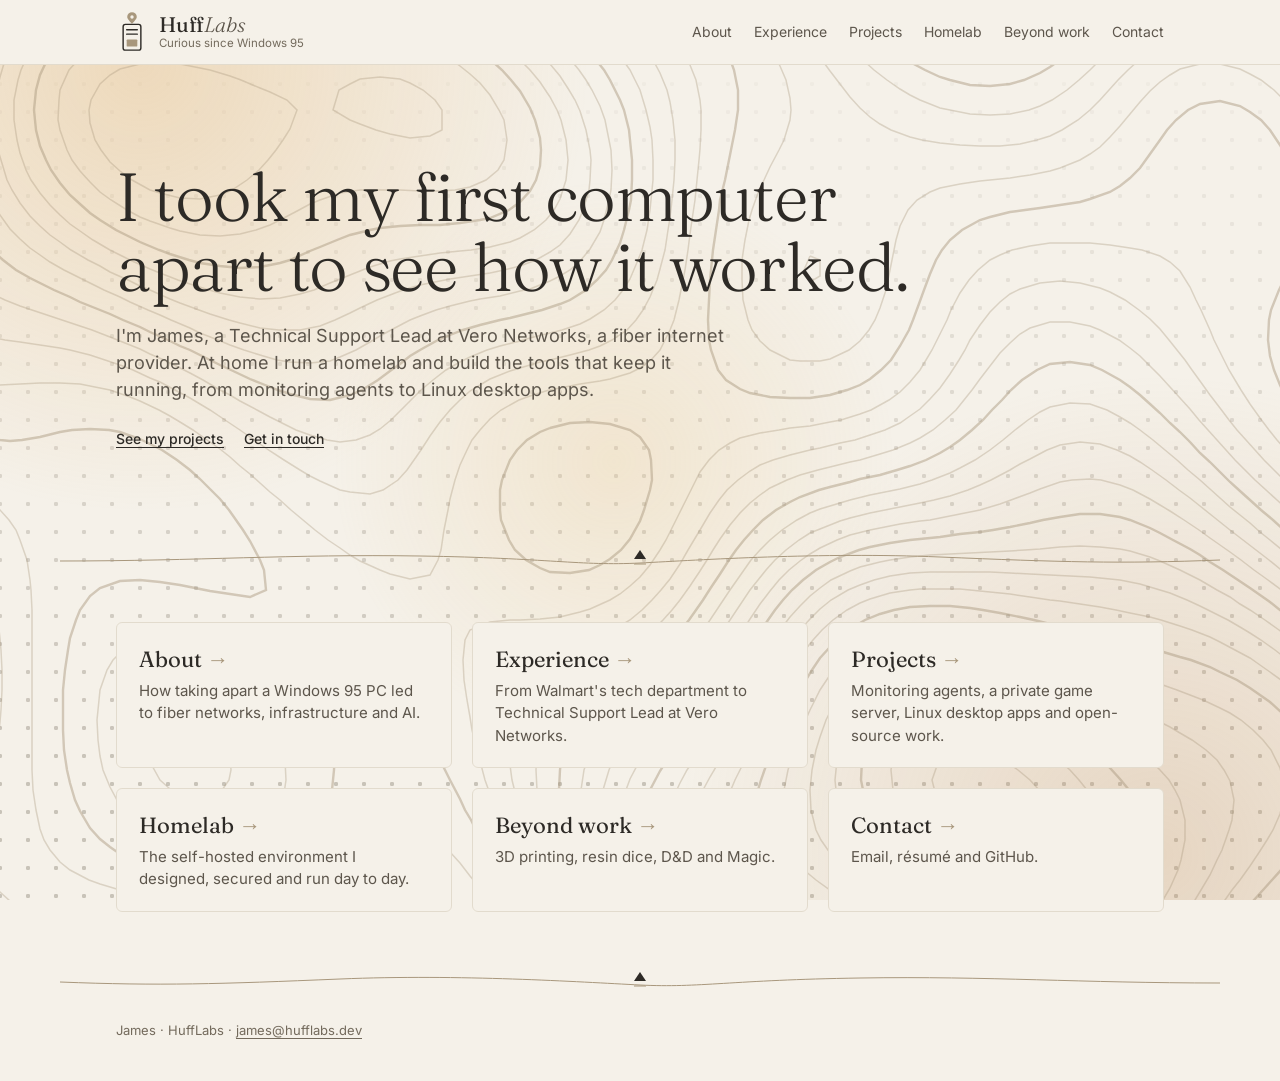
<file: index.html>
<!doctype html>
<html lang="en">
<head>
  <meta charset="utf-8">
  <meta name="viewport" content="width=device-width, initial-scale=1">
  <meta http-equiv="Content-Security-Policy" content="default-src 'none'; script-src 'self'; style-src 'self'; font-src 'self'; img-src 'self'; base-uri 'none'; form-action 'none'">
  <meta name="referrer" content="strict-origin-when-cross-origin">
  <title>James | Fiber Networks, Infrastructure and AI</title>
  <meta name="description" content="I'm James, a Technical Support Lead working across fiber networks, infrastructure and AI. I run a self-hosted homelab and build my own tools.">
  <meta name="color-scheme" content="light dark">
  <meta property="og:type" content="website">
  <meta property="og:title" content="James | Fiber Networks, Infrastructure and AI">
  <meta property="og:description" content="I took my first computer apart to see how it worked. Now I work across fiber networks, infrastructure and AI.">
  <meta property="og:url" content="https://hufflabs.dev/">
  <link rel="canonical" href="https://hufflabs.dev/">
  <link rel="icon" href="/assets/favicon.svg" type="image/svg+xml">
  <link rel="preload" href="/assets/fonts/fraunces.woff2" as="font" type="font/woff2" crossorigin>
  <link rel="stylesheet" href="/assets/style.css">
  <script src="/assets/motion.js" defer></script>
</head>
<body>
  <div class="backdrop" aria-hidden="true">
    <div class="glow g1"></div><div class="glow g2"></div><div class="glow g3"></div>
    <svg viewBox="0 0 1440 900" preserveAspectRatio="xMidYMid slice"><g class="topo-drift"><path class="topo" d="M1005 -10L1020 -4L1036 0L1050 2L1070 1L1080 -2L1100 -9L1102 -10"/><path class="topo" d="M963 -10L978 0L990 8L1000 13L1015 20L1030 25L1050 29L1070 29L1090 25L1101 20L1120 10L1130 3L1140 -4L1149 -10"/><path class="topo" d="M1392 -10L1408 0L1420 10L1430 19L1440 29L1449 40L1450 42"/><path class="topo" d="M931 -10L944 0L956 10L970 20L980 27L990 34L1001 40L1020 49L1030 52L1050 56L1070 57L1090 54L1102 50L1120 41L1130 34L1140 27L1150 19L1162 10L1176 0L1190 -9L1193 -10"/><path class="topo" d="M1349 -10L1360 -5L1371 0L1387 10L1400 19L1410 28L1420 38L1430 49L1438 60L1445 70L1450 79"/><path class="topo major" d="M902 -10L913 0L924 10L935 20L947 30L959 40L970 49L980 56L990 62L1005 70L1020 77L1030 80L1050 85L1070 86L1090 84L1104 80L1120 73L1130 67L1140 60L1152 50L1164 40L1175 30L1188 20L1200 12L1210 6L1224 0L1240 -5L1260 -8L1280 -8L1300 -5L1320 -1L1330 2L1349 10L1360 16L1370 22L1382 30L1394 40L1404 50L1413 60L1421 70L1430 83L1440 100L1445 110L1450 121"/><path class="topo major" d="M-10 721L-4 710L1 700L7 680L10 660L10 650L10 638L8 620L3 600L-1 590L-9 570L-10 568"/><path class="topo" d="M871 -10L882 0L893 10L903 20L913 30L923 40L933 50L943 60L954 70L967 80L980 89L990 95L1000 100L1020 108L1030 110L1050 114L1070 115L1090 114L1109 110L1120 106L1132 100L1147 90L1159 80L1170 70L1180 60L1190 50L1200 41L1210 34L1220 27L1236 20L1250 16L1270 13L1290 13L1310 17L1322 20L1340 27L1350 32L1362 40L1376 50L1387 60L1396 70L1404 80L1411 90L1420 104L1429 120L1433 130L1440 145L1446 160L1450 172"/><path class="topo" d="M36 910L30 900L20 881L16 870L11 850L10 840L10 820L11 810L17 790L21 780L29 760L33 750L40 731L43 720L47 700L49 680L49 660L48 640L44 620L40 602L36 590L30 575L23 560L17 550L10 539L0 524L-10 510L-10 510"/><path class="topo" d="M836 -10L848 0L859 10L869 20L877 30L886 40L894 50L902 60L910 71L920 84L930 97L940 108L950 117L960 124L971 130L990 137L1002 140L1020 143L1040 145L1060 146L1080 146L1100 144L1117 140L1130 136L1142 130L1158 120L1170 110L1180 100L1189 90L1198 80L1208 70L1219 60L1230 52L1240 46L1254 40L1270 36L1290 36L1310 39L1320 42L1338 50L1350 57L1360 64L1370 73L1380 83L1390 95L1400 110L1406 120L1411 130L1420 149L1424 160L1430 177L1434 190L1439 210L1442 220L1446 240L1450 260L1450 261"/><path class="topo" d="M890 256L884 270L890 282L900 276L900 260L890 256"/><path class="topo" d="M104 910L90 901L80 892L72 880L68 870L63 850L63 830L66 810L70 790L72 780L75 760L78 740L80 722L81 710L82 690L82 670L81 650L80 639L78 620L74 600L70 586L64 570L60 560L50 542L43 530L35 520L27 510L19 500L10 490L0 478L-10 467"/><path class="topo" d="M536 910L520 900L510 896L490 892L470 896L459 900L440 907L433 910"/><path class="topo" d="M792 -10L806 0L818 10L828 20L837 30L845 40L852 50L860 66L866 80L870 98L871 110L870 120L864 140L859 150L850 167L844 180L839 190L832 210L829 220L825 240L822 260L822 280L823 300L828 320L832 330L840 341L850 350L870 360L880 361L900 361L910 359L929 350L940 341L949 330L955 320L960 308L966 290L970 270L972 260L976 240L980 226L988 210L997 200L1010 192L1020 188L1040 184L1060 181L1070 180L1090 178L1110 175L1130 171L1140 168L1160 160L1170 154L1180 147L1190 137L1200 126L1210 114L1220 102L1230 91L1240 82L1250 75L1260 69L1280 64L1300 64L1320 69L1330 74L1341 80L1354 90L1364 100L1372 110L1380 121L1390 138L1396 150L1400 161L1406 180L1410 193L1413 210L1416 230L1418 250L1418 270L1417 290L1416 310L1413 330L1412 350L1413 370L1419 390L1424 400L1430 411L1440 425L1450 436"/><path class="topo" d="M577 910L569 900L560 888L550 876L540 863L530 852L520 841L510 832L500 825L480 821L462 830L452 840L443 850L434 860L423 870L410 880L400 886L390 891L370 898L359 900L340 903L320 904L300 904L280 902L260 900L250 899L230 896L210 892L200 890L180 884L169 880L150 870L140 862L130 850L124 840L120 829L116 810L113 790L112 770L112 750L112 730L112 710L112 690L112 670L112 650L112 630L112 610L111 590L110 580L107 560L100 540L96 530L89 520L80 510L70 500L59 490L47 480L36 470L24 460L13 450L2 440L-7 430L-10 427"/><path class="topo major" d="M25 -10L19 0L10 17L4 30L-0 40L-8 60L-10 65"/><path class="topo major" d="M735 -10L750 -2L760 4L770 11L781 20L791 30L800 42L810 59L814 70L818 90L818 110L815 130L811 150L809 160L805 180L800 200L799 210L796 230L793 250L791 270L790 280L789 300L788 320L789 340L791 350L798 370L806 380L820 389L830 393L850 397L870 398L890 398L910 395L927 390L940 385L950 379L961 370L971 360L980 346L989 330L993 320L1000 301L1004 290L1010 274L1016 260L1022 250L1030 240L1042 230L1060 220L1070 217L1090 212L1105 210L1120 208L1140 205L1160 202L1170 199L1190 192L1200 186L1210 178L1220 168L1230 154L1240 140L1247 130L1256 120L1268 110L1280 104L1300 101L1320 106L1330 112L1341 120L1350 130L1360 145L1368 160L1372 170L1377 190L1379 210L1379 230L1375 250L1370 266L1364 280L1359 290L1351 310L1349 320L1348 340L1350 356L1354 370L1360 385L1367 400L1374 410L1380 420L1390 432L1400 444L1410 454L1420 464L1430 473L1440 482L1450 490"/><path class="topo major" d="M603 910L597 900L590 890L580 874L572 860L566 850L560 838L551 820L545 810L540 799L530 780L525 770L520 760L510 742L503 730L496 720L489 710L480 699L470 689L459 680L443 670L430 665L415 670L412 690L413 710L414 730L415 750L414 770L412 790L410 800L404 820L399 830L390 844L380 855L370 862L355 870L340 875L320 878L300 879L280 878L260 875L240 870L230 867L212 860L200 854L190 847L180 839L170 828L160 811L155 800L150 783L147 770L144 750L143 730L143 710L143 690L145 670L148 650L150 638L156 620L160 610L170 596L180 588L200 581L220 580L240 582L260 585L280 589L290 591L310 594L330 597L346 590L344 570L340 560L330 541L323 530L316 520L309 510L300 499L290 489L280 479L270 470L257 460L242 450L230 444L220 439L200 432L189 430L170 429L152 430L140 432L120 437L102 440L90 441L80 440L60 435L48 430L30 420L20 413L10 406L0 397L-10 386"/><path class="topo major" d="M630 428L620 432L607 440L597 450L590 460L582 480L580 490L580 510L581 520L589 540L595 550L606 560L620 568L630 572L650 573L669 570L680 565L690 559L701 550L710 539L720 521L724 510L730 490L732 480L731 460L729 450L720 437L710 430L690 424L670 422L650 423L630 428"/><path class="topo" d="M40 -10L34 0L28 10L20 27L14 40L10 51L3 70L0 80L-6 100L-10 112"/><path class="topo" d="M684 -10L700 -2L710 4L720 10L734 20L745 30L754 40L762 50L770 65L776 80L780 100L781 110L781 130L780 149L779 160L777 180L775 200L772 220L770 234L768 250L765 270L761 290L759 300L754 320L750 330L740 350L731 360L720 368L710 373L690 379L680 381L660 384L640 388L629 390L610 396L599 400L581 410L570 419L560 430L552 440L547 450L540 465L535 480L530 499L528 510L524 530L521 550L518 560L510 575L490 579L470 574L460 570L440 561L430 555L420 548L408 540L395 530L383 520L371 510L360 500L350 492L340 483L330 474L320 466L310 457L300 449L287 440L273 430L260 422L250 416L239 410L220 401L210 397L190 390L180 388L160 384L140 383L120 383L100 384L80 385L60 384L46 380L30 373L20 367L10 359L0 350L-10 338"/><path class="topo" d="M1450 525L1440 517L1430 509L1419 500L1408 490L1396 480L1386 470L1376 460L1366 450L1357 440L1349 430L1340 418L1330 404L1321 390L1315 380L1309 370L1300 352L1294 340L1290 330L1281 310L1276 300L1270 287L1260 271L1250 262L1240 256L1222 250L1210 248L1190 245L1170 243L1150 243L1130 243L1110 246L1092 250L1080 255L1070 260L1058 270L1049 280L1040 293L1031 310L1027 320L1020 334L1012 350L1006 360L1000 370L990 382L980 392L969 400L951 410L940 414L921 420L910 422L890 426L870 428L859 430L840 433L820 438L810 443L799 450L789 460L780 472L771 490L766 500L760 512L751 530L746 540L740 550L730 565L720 577L710 586L700 594L690 600L670 609L660 612L640 617L620 619L600 620L590 620L570 622L550 630L545 640L543 660L544 680L547 700L550 717L552 730L557 750L560 761L565 780L570 794L575 810L580 822L587 840L592 850L600 867L607 880L613 890L620 902L625 910"/><path class="topo" d="M230 639L220 641L203 650L193 660L187 670L180 690L179 700L177 720L178 740L180 756L183 770L190 787L197 800L205 810L215 820L228 830L240 836L250 841L270 846L290 848L310 847L330 841L340 835L350 826L360 810L363 800L366 780L365 760L361 740L357 730L350 714L342 700L334 690L325 680L314 670L301 660L290 654L280 649L260 642L249 640L230 639"/><path class="topo" d="M57 -10L50 0L40 16L33 30L29 40L22 60L18 70L13 90L10 101L5 120L1 140L-1 150L-5 170L-8 190L-10 210L-10 218"/><path class="topo" d="M645 -10L660 -2L670 4L680 10L694 20L706 30L717 40L726 50L733 60L740 73L747 90L750 102L753 120L755 140L755 160L754 180L752 200L750 218L748 230L745 250L740 269L737 280L730 297L723 310L716 320L707 330L692 340L680 346L669 350L650 355L630 360L620 362L600 368L590 371L570 379L560 385L550 391L540 400L530 410L520 422L510 436L501 450L494 460L487 470L478 480L463 490L450 494L430 492L420 490L400 481L390 476L380 470L364 460L350 451L340 444L330 437L320 430L305 420L290 410L280 404L270 398L255 390L240 382L230 378L213 370L200 365L185 360L170 355L150 350L140 348L120 345L100 342L85 340L70 337L50 331L40 327L30 320L18 310L10 300L0 282L-4 270L-9 250L-10 234"/><path class="topo" d="M1450 554L1440 546L1430 537L1420 529L1409 520L1397 510L1386 500L1375 490L1364 480L1354 470L1344 460L1335 450L1326 440L1317 430L1309 420L1300 408L1290 395L1280 381L1272 370L1265 360L1257 350L1249 340L1240 329L1230 319L1219 310L1205 300L1190 292L1180 288L1160 283L1140 281L1120 283L1100 289L1090 294L1080 302L1070 312L1060 325L1050 340L1045 350L1039 360L1030 374L1020 388L1010 399L1000 409L990 416L980 423L965 430L950 435L935 440L920 443L900 448L890 450L870 455L853 460L840 465L830 471L818 480L807 490L799 500L790 513L780 530L774 540L768 550L760 564L750 579L741 590L732 600L722 610L710 620L700 626L690 632L674 640L660 646L650 651L630 660L620 666L610 674L600 686L593 700L590 714L588 730L588 750L590 765L592 780L597 800L600 812L606 830L610 842L617 860L622 870L630 886L638 900L644 910"/><path class="topo" d="M240 709L230 720L227 730L227 750L230 762L240 780L250 789L260 795L280 800L300 793L309 780L311 770L310 756L304 740L298 730L289 720L274 710L260 705L240 709"/><path class="topo" d="M75 -10L67 0L60 10L50 27L44 40L40 50L34 70L30 84L26 100L23 120L20 140L19 150L18 170L18 190L19 210L20 220L26 240L30 251L40 267L50 278L60 286L70 293L85 300L100 306L112 310L130 316L142 320L160 326L172 330L190 337L200 341L220 349L230 354L244 360L260 368L270 373L283 380L300 390L310 395L320 401L337 410L350 417L360 422L376 430L390 435L407 440L420 442L436 440L450 435L460 429L471 420L481 410L491 400L501 390L513 380L526 370L540 362L550 357L567 350L580 346L600 341L610 338L630 333L642 330L660 324L670 319L684 310L695 300L703 290L710 279L718 260L722 250L727 230L730 210L731 200L733 180L733 160L732 140L730 127L726 110L720 90L715 80L710 70L700 56L690 45L680 35L670 27L660 19L647 10L630 0L620 -6L613 -10"/><path class="topo" d="M1450 580L1440 571L1430 562L1420 554L1410 545L1400 537L1390 529L1380 520L1368 510L1357 500L1346 490L1335 480L1325 470L1315 460L1306 450L1297 440L1288 430L1279 420L1270 409L1260 398L1250 387L1240 376L1230 366L1220 356L1210 348L1199 340L1180 330L1170 326L1150 322L1130 322L1110 328L1100 334L1090 343L1080 353L1070 366L1060 379L1052 390L1044 400L1036 410L1025 420L1013 430L1000 438L990 443L973 450L960 454L940 460L930 462L910 467L898 470L880 475L867 480L850 488L840 495L830 503L820 513L810 525L800 539L793 550L787 560L780 571L770 586L760 600L752 610L743 620L733 630L721 640L710 649L700 655L690 661L676 670L660 680L650 688L640 697L630 709L624 720L620 732L617 750L616 770L617 790L620 806L623 820L629 840L632 850L640 869L645 880L650 890L660 906L662 910"/><path class="topo major" d="M96 -10L85 0L77 10L70 20L60 39L55 50L50 66L46 80L43 100L40 120L39 130L39 150L40 170L41 180L45 200L50 215L57 230L64 240L72 250L83 260L96 270L110 278L120 283L134 290L150 297L160 302L180 310L190 314L203 320L220 327L230 332L248 340L260 346L270 350L290 360L300 365L311 370L330 379L340 383L358 390L370 394L390 399L410 400L430 395L442 390L458 380L470 371L480 364L490 356L500 350L518 340L530 335L543 330L560 325L580 320L590 318L610 313L622 310L640 304L650 300L666 290L677 280L686 270L692 260L700 243L704 230L709 210L711 200L712 180L712 160L710 140L709 130L704 110L700 100L690 80L684 70L676 60L667 50L657 40L645 30L632 20L620 12L610 5L600 -1L583 -10"/><path class="topo major" d="M1450 604L1440 594L1430 585L1420 576L1410 568L1400 559L1389 550L1376 540L1364 530L1353 520L1341 510L1330 500L1320 491L1310 482L1300 472L1290 462L1280 453L1270 442L1260 432L1250 423L1240 413L1230 404L1220 395L1210 387L1200 380L1182 370L1170 365L1150 362L1130 364L1117 370L1102 380L1091 390L1082 400L1072 410L1063 420L1052 430L1040 440L1030 447L1020 453L1006 460L990 466L977 470L960 475L940 479L930 482L910 487L899 490L880 497L870 502L856 510L843 520L833 530L824 540L816 550L809 560L800 574L790 589L783 600L776 610L769 620L760 631L750 642L740 652L730 660L718 670L705 680L691 690L680 699L670 708L660 719L652 730L647 740L641 760L640 770L639 790L640 801L643 820L648 840L651 850L658 870L663 880L670 894L680 910"/><path class="topo" d="M121 -10L110 -2L100 7L90 18L82 30L76 40L70 55L65 70L60 90L59 100L57 120L58 140L60 160L62 170L67 190L72 200L80 215L90 229L100 239L110 248L120 255L130 262L144 270L160 278L170 283L184 290L200 297L210 302L228 310L240 315L251 320L270 328L280 333L298 340L310 345L324 350L340 355L357 360L370 362L390 363L410 361L420 357L436 350L450 342L460 336L471 330L490 320L500 316L516 310L530 306L550 301L560 299L580 296L600 291L610 289L630 281L640 276L650 270L661 260L670 249L680 232L684 220L689 200L691 190L692 170L691 150L689 140L685 120L680 106L672 90L666 80L659 70L650 59L640 48L630 39L618 30L605 20L590 10L580 4L570 -1L554 -10"/><path class="topo" d="M1450 627L1440 617L1430 607L1420 598L1410 589L1399 580L1387 570L1375 560L1362 550L1350 540L1340 532L1330 523L1320 515L1310 507L1300 498L1290 489L1280 480L1268 470L1257 460L1245 450L1233 440L1220 430L1210 423L1200 417L1187 410L1170 404L1150 403L1130 407L1120 412L1108 420L1095 430L1083 440L1070 450L1055 460L1040 468L1030 473L1012 480L1000 484L980 489L970 491L950 495L930 500L920 503L900 509L890 513L877 520L862 530L850 540L840 550L831 560L824 570L817 580L810 590L800 605L790 620L783 630L776 640L767 650L759 660L749 670L738 680L727 690L715 700L703 710L693 720L684 730L677 740L670 753L664 770L661 790L661 810L664 830L669 850L672 860L680 879L685 890L691 900L697 910"/><path class="topo" d="M156 -10L140 -3L130 3L120 10L110 20L100 32L90 49L85 60L80 77L77 90L75 110L76 130L78 150L81 160L87 180L92 190L100 203L110 216L120 226L130 235L140 242L151 250L168 260L180 266L190 272L208 280L220 286L230 290L250 299L260 303L279 310L290 314L309 320L320 323L340 328L359 330L370 330L380 330L400 326L415 320L430 313L440 308L457 300L470 295L483 290L500 285L520 281L530 279L550 276L570 273L584 270L600 266L616 260L630 252L640 245L650 234L659 220L663 210L669 190L670 180L671 160L670 150L666 130L660 111L655 100L649 90L640 76L630 64L620 54L610 45L600 37L590 29L577 20L561 10L550 4L540 -1L523 -10"/><path class="topo" d="M1450 651L1441 640L1431 630L1421 620L1410 610L1400 601L1390 593L1380 585L1370 577L1360 569L1349 560L1336 550L1323 540L1310 530L1300 522L1290 514L1280 506L1270 498L1259 490L1246 480L1232 470L1220 462L1210 456L1197 450L1180 444L1160 442L1140 445L1127 450L1110 459L1100 464L1090 470L1071 480L1060 485L1048 490L1030 496L1014 500L1000 503L980 507L965 510L950 513L930 518L920 521L900 529L890 533L879 540L866 550L855 560L846 570L838 580L830 590L820 605L810 620L803 630L797 640L790 650L780 663L770 675L760 686L750 696L740 705L730 715L720 725L710 736L700 749L693 760L689 770L683 790L681 810L683 830L687 850L690 860L698 880L703 890L710 902L715 910"/><path class="topo" d="M229 -10L210 -7L190 -3L179 0L160 7L150 12L137 20L125 30L116 40L110 50L101 70L98 80L94 100L94 120L97 140L100 153L106 170L111 180L120 193L130 205L140 215L150 224L160 231L173 240L190 250L200 255L210 260L230 269L240 273L258 280L270 284L289 290L300 293L320 297L340 299L360 298L380 294L394 290L410 283L420 279L440 271L450 267L470 261L480 259L500 256L520 253L540 251L551 250L570 247L590 242L600 238L614 230L626 220L634 210L640 199L646 180L648 160L646 140L641 120L637 110L630 97L620 82L610 70L600 60L590 51L580 43L570 35L560 29L546 20L530 11L520 6L508 0L490 -8L484 -10"/><path class="topo" d="M1450 675L1440 662L1430 651L1420 640L1410 631L1400 622L1390 613L1380 605L1370 597L1360 589L1348 580L1334 570L1321 560L1310 552L1300 545L1290 538L1279 530L1264 520L1250 511L1240 505L1230 499L1213 490L1200 485L1181 480L1170 479L1152 480L1140 482L1120 489L1110 493L1091 500L1080 504L1060 510L1050 512L1030 516L1010 520L1000 521L980 524L960 528L950 530L930 535L917 540L900 548L890 554L880 561L869 570L859 580L850 591L840 604L830 619L823 630L816 640L810 650L800 664L790 678L780 690L772 700L763 710L754 720L744 730L735 740L727 750L720 760L710 779L706 790L703 810L703 830L706 850L710 864L716 880L721 890L730 905L734 910"/><path class="topo major" d="M340 -1L330 0L310 3L290 5L270 7L250 8L230 10L220 11L200 14L180 20L170 24L157 30L144 40L134 50L127 60L120 75L116 90L114 110L116 130L120 146L126 160L131 170L140 183L150 195L160 204L170 213L180 220L196 230L210 237L220 242L239 250L250 254L269 260L280 263L300 266L320 268L340 267L360 263L370 260L390 251L400 247L417 240L430 235L450 230L460 228L480 226L500 225L520 225L540 223L560 220L570 218L589 210L600 202L610 191L616 180L620 166L621 150L620 138L615 120L610 108L600 91L591 80L582 70L571 60L560 51L550 44L540 38L527 30L510 21L500 17L483 10L470 5L451 0L440 -2L420 -5L400 -6L380 -6L360 -4L340 -1"/><path class="topo major" d="M1450 702L1442 690L1435 680L1426 670L1417 660L1408 650L1397 640L1385 630L1373 620L1360 610L1350 602L1340 595L1330 588L1318 580L1303 570L1290 562L1280 555L1270 549L1253 540L1240 533L1230 528L1210 520L1200 517L1180 514L1160 514L1140 517L1123 520L1110 523L1090 527L1073 530L1060 532L1040 534L1020 537L1000 539L990 540L970 543L950 547L939 550L920 557L910 562L896 570L883 580L872 590L863 600L855 610L848 620L840 632L830 648L822 660L816 670L809 680L800 693L790 707L780 719L771 730L763 740L755 750L747 760L740 771L730 790L727 800L724 820L724 840L728 860L732 870L740 888L747 900L754 910"/><path class="topo" d="M360 30L350 31L330 33L310 33L290 33L270 32L250 32L230 33L210 35L191 40L180 44L170 50L158 60L149 70L140 90L139 100L138 120L140 130L147 150L152 160L160 171L170 182L180 192L191 200L207 210L220 217L230 221L250 228L260 231L280 235L300 236L320 234L336 230L350 225L360 220L379 210L390 204L400 200L420 193L440 190L450 190L470 190L480 190L500 191L520 191L535 190L550 187L566 180L578 170L584 160L587 140L584 120L579 110L570 95L560 83L550 74L540 66L530 59L516 50L500 42L490 38L470 31L460 29L440 26L420 24L400 25L380 27L360 30"/><path class="topo" d="M1450 737L1442 720L1436 710L1430 700L1420 687L1410 676L1400 665L1390 656L1380 647L1370 639L1359 630L1345 620L1330 610L1320 604L1310 597L1297 590L1280 580L1270 575L1260 570L1240 561L1230 557L1210 551L1200 549L1180 547L1160 546L1140 547L1120 549L1105 550L1090 551L1070 552L1050 553L1030 554L1010 555L990 557L970 560L960 562L940 567L930 571L911 580L900 588L890 596L880 606L870 617L860 630L853 640L847 650L840 661L830 678L823 690L816 700L810 710L800 724L790 738L781 750L774 760L767 770L760 783L752 800L749 810L746 830L748 850L750 860L757 880L763 890L770 901L777 910"/><path class="topo" d="M1450 858L1443 870L1435 880L1427 890L1417 900L1406 910"/><path class="topo" d="M200 69L190 75L180 84L171 100L169 110L170 123L175 140L181 150L190 162L200 171L212 180L230 190L240 193L260 198L280 199L300 195L312 190L327 180L339 170L348 160L356 150L363 140L370 129L377 110L367 100L350 92L340 88L321 80L310 76L290 70L280 68L260 64L240 63L220 64L200 69"/><path class="topo" d="M440 79L430 84L419 90L413 110L430 120L440 124L456 130L470 134L490 138L510 136L522 130L522 110L515 100L503 90L490 83L480 79L460 77L440 79"/><path class="topo" d="M1380 910L1390 901L1400 891L1410 881L1419 870L1427 860L1433 850L1440 833L1443 820L1446 800L1444 780L1440 760L1437 750L1430 734L1422 720L1415 710L1408 700L1400 690L1390 680L1379 670L1368 660L1355 650L1341 640L1330 633L1320 627L1308 620L1290 611L1280 606L1267 600L1250 593L1240 590L1220 584L1200 580L1190 579L1170 577L1150 576L1130 575L1110 574L1090 573L1070 572L1050 572L1030 572L1010 572L990 573L970 576L954 580L940 585L928 590L911 600L900 609L890 619L880 630L873 640L866 650L859 660L850 676L842 690L836 700L830 711L820 728L813 740L806 750L800 760L790 777L783 790L779 800L773 820L771 840L774 860L780 875L788 890L796 900L805 910"/><path class="topo" d="M1353 910L1363 900L1373 890L1383 880L1392 870L1401 860L1410 846L1418 830L1421 820L1425 800L1424 780L1420 763L1415 750L1410 738L1400 722L1391 710L1382 700L1372 690L1361 680L1350 672L1340 665L1330 658L1315 650L1300 642L1290 637L1272 630L1260 626L1241 620L1230 617L1210 613L1196 610L1180 607L1160 604L1140 601L1130 600L1110 597L1090 594L1070 592L1050 590L1040 589L1020 589L1000 589L990 590L970 593L950 599L940 603L927 610L913 620L902 630L893 640L885 650L878 660L870 674L861 690L855 700L850 711L840 730L835 740L830 750L820 770L815 780L810 792L804 810L800 829L800 840L801 850L807 870L812 880L820 890L830 901L842 910"/><path class="topo major" d="M1326 910L1334 900L1343 890L1352 880L1361 870L1370 859L1380 846L1390 830L1394 820L1399 800L1398 780L1393 760L1389 750L1380 735L1370 722L1360 711L1350 702L1340 695L1330 688L1317 680L1300 672L1290 667L1271 660L1260 657L1240 651L1230 648L1210 643L1196 640L1180 636L1160 631L1150 629L1130 624L1114 620L1100 617L1080 613L1063 610L1050 608L1030 606L1010 606L990 607L974 610L960 614L945 620L930 629L920 637L910 647L900 658L892 670L886 680L880 690L870 710L865 720L860 732L852 750L848 760L841 780L838 790L833 810L831 830L834 850L840 865L850 880L860 889L870 897L880 903L895 910"/><path class="topo" d="M1298 910L1305 900L1312 890L1320 880L1330 866L1340 851L1347 840L1353 830L1360 814L1363 800L1363 780L1360 768L1351 750L1343 740L1333 730L1321 720L1310 713L1300 708L1283 700L1270 695L1257 690L1240 684L1227 680L1210 675L1197 670L1180 664L1168 660L1150 654L1139 650L1120 644L1108 640L1090 635L1070 630L1060 628L1040 625L1020 624L1000 624L980 627L969 630L950 638L940 644L930 652L920 662L910 675L900 690L895 700L890 710L881 730L878 740L871 760L868 770L864 790L862 810L864 830L870 850L876 860L884 870L896 880L910 890L920 895L930 900L950 909L953 910"/><path class="topo" d="M1268 910L1275 900L1281 890L1290 875L1297 860L1302 850L1309 830L1312 820L1314 800L1310 781L1304 770L1297 760L1286 750L1272 740L1260 733L1250 727L1236 720L1220 712L1210 707L1195 700L1180 693L1170 688L1152 680L1140 675L1129 670L1110 663L1100 659L1080 653L1070 650L1050 645L1030 643L1010 642L990 644L971 650L960 655L950 661L939 670L930 680L920 694L911 710L906 720L900 737L896 750L892 770L890 790L891 810L896 830L901 840L910 853L920 864L930 872L941 880L958 890L970 896L980 901L1000 910L1001 910"/><path class="topo" d="M1235 910L1243 900L1250 888L1258 870L1261 860L1265 840L1265 820L1260 800L1255 790L1249 780L1240 770L1230 760L1218 750L1205 740L1190 730L1180 723L1170 717L1158 710L1140 700L1130 695L1120 690L1100 681L1090 677L1070 670L1060 668L1040 664L1020 662L1000 664L980 669L970 674L960 680L949 690L940 701L930 718L925 730L920 746L917 760L915 780L917 800L920 812L928 830L934 840L943 850L954 860L967 870L980 878L990 884L1001 890L1020 899L1030 904L1045 910"/><path class="topo major" d="M1187 910L1200 902L1210 892L1218 880L1222 870L1226 850L1226 830L1220 811L1215 800L1209 790L1200 779L1190 768L1180 758L1170 750L1158 740L1144 730L1130 721L1120 715L1110 710L1090 700L1080 696L1062 690L1050 687L1030 685L1010 685L992 690L980 696L970 704L960 715L951 730L947 740L942 760L941 780L945 800L950 813L960 830L968 840L979 850L990 859L1000 866L1010 872L1024 880L1040 888L1050 892L1069 900L1080 904L1099 910"/><path class="topo" d="M1000 719L990 726L980 738L974 750L971 770L973 790L980 809L987 820L995 830L1005 840L1018 850L1030 858L1040 864L1053 870L1070 877L1080 881L1100 887L1119 890L1130 891L1141 890L1160 885L1170 879L1180 867L1186 850L1185 830L1180 813L1173 800L1167 790L1159 780L1150 770L1139 760L1127 750L1112 740L1100 732L1090 727L1074 720L1060 715L1040 711L1020 712L1000 719"/><path class="topo" d="M1040 749L1030 752L1019 760L1012 780L1017 800L1023 810L1032 820L1044 830L1060 840L1070 844L1088 850L1100 851L1115 850L1130 840L1134 830L1131 810L1126 800L1119 790L1110 780L1098 770L1083 760L1070 754L1056 750L1040 749"/></g></svg>
  </div>
  <a class="skip" href="#main">Skip to content</a>

  <svg class="sprite" width="0" height="0" aria-hidden="true">
    <defs>
      <g id="wave">
        <path class="trail" d="M0 15C140 15 230 8 360 10S520 20 580 17 760 6 880 11 1060 18 1160 14"/>
        <path class="wave-node" d="M574 13l6-9 6 9z"/>
        <path class="trail-tick" d="M574 18h12"/>
      </g>
    </defs>
  </svg>

  <header class="top">
    <a class="brand" href="/">
      <svg class="mark" viewBox="0 0 36 44" width="32" height="39" aria-hidden="true">
        <path class="mark-pin" d="M18 13.2C18 13.2 12.6 8.1 12.6 5.6A5.4 5.4 0 0 1 23.4 5.6C23.4 8.1 18 13.2 18 13.2Z"/>
        <circle class="mark-hole" cx="18" cy="5.6" r="1.9"/>
        <rect class="mark-case" x="8" y="14" width="20" height="29" rx="2.5"/>
        <path class="mark-case" d="M12 20h12M12 25h12"/>
        <rect class="mark-fill" x="12" y="31" width="12" height="8" rx="1"/>
      </svg>
      <span class="brand-text">
        <span class="wordmark">Huff<i>Labs</i></span>
        <span class="slogan">Curious since Windows 95</span>
      </span>
    </a>
    <nav aria-label="Main">
      <a href="/about/">About</a>
      <a href="/experience/">Experience</a>
      <a href="/projects/">Projects</a>
      <a href="/homelab/">Homelab</a>
      <a href="/beyond/">Beyond work</a>
      <a href="/contact/">Contact</a>
    </nav>
  </header>

  <main id="main">
    <div class="hero">
      <div>
        <h1>I took my first computer apart to see how it worked.</h1>
        <p class="lede">I'm James, a Technical Support Lead at Vero Networks, a fiber internet provider. At home I run a homelab and build the tools that keep it running, from monitoring agents to Linux desktop apps.</p>
        <p class="actions"><a href="/projects/">See my projects</a><a href="/contact/">Get in touch</a></p>
      </div>
    </div>

    <svg class="wave" viewBox="0 0 1160 28" preserveAspectRatio="xMidYMid slice" aria-hidden="true"><use href="#wave"/></svg>

    <nav class="guide" aria-label="Pages">
        <a class="guide-card" href="/about/"><h2>About</h2><p>How taking apart a Windows 95 PC led to fiber networks, infrastructure and AI.</p></a>
        <a class="guide-card" href="/experience/"><h2>Experience</h2><p>From Walmart's tech department to Technical Support Lead at Vero Networks.</p></a>
        <a class="guide-card" href="/projects/"><h2>Projects</h2><p>Monitoring agents, a private game server, Linux desktop apps and open-source work.</p></a>
        <a class="guide-card" href="/homelab/"><h2>Homelab</h2><p>The self-hosted environment I designed, secured and run day to day.</p></a>
        <a class="guide-card" href="/beyond/"><h2>Beyond work</h2><p>3D printing, resin dice, D&amp;D and Magic.</p></a>
        <a class="guide-card" href="/contact/"><h2>Contact</h2><p>Email, résumé and GitHub.</p></a>
    </nav>

    <svg class="wave flip" viewBox="0 0 1160 28" preserveAspectRatio="xMidYMid slice" aria-hidden="true"><use href="#wave"/></svg>
  </main>

  <footer>James · HuffLabs · <a href="mailto:james@hufflabs.dev">james@hufflabs.dev</a></footer>
</body>
</html>
</file>
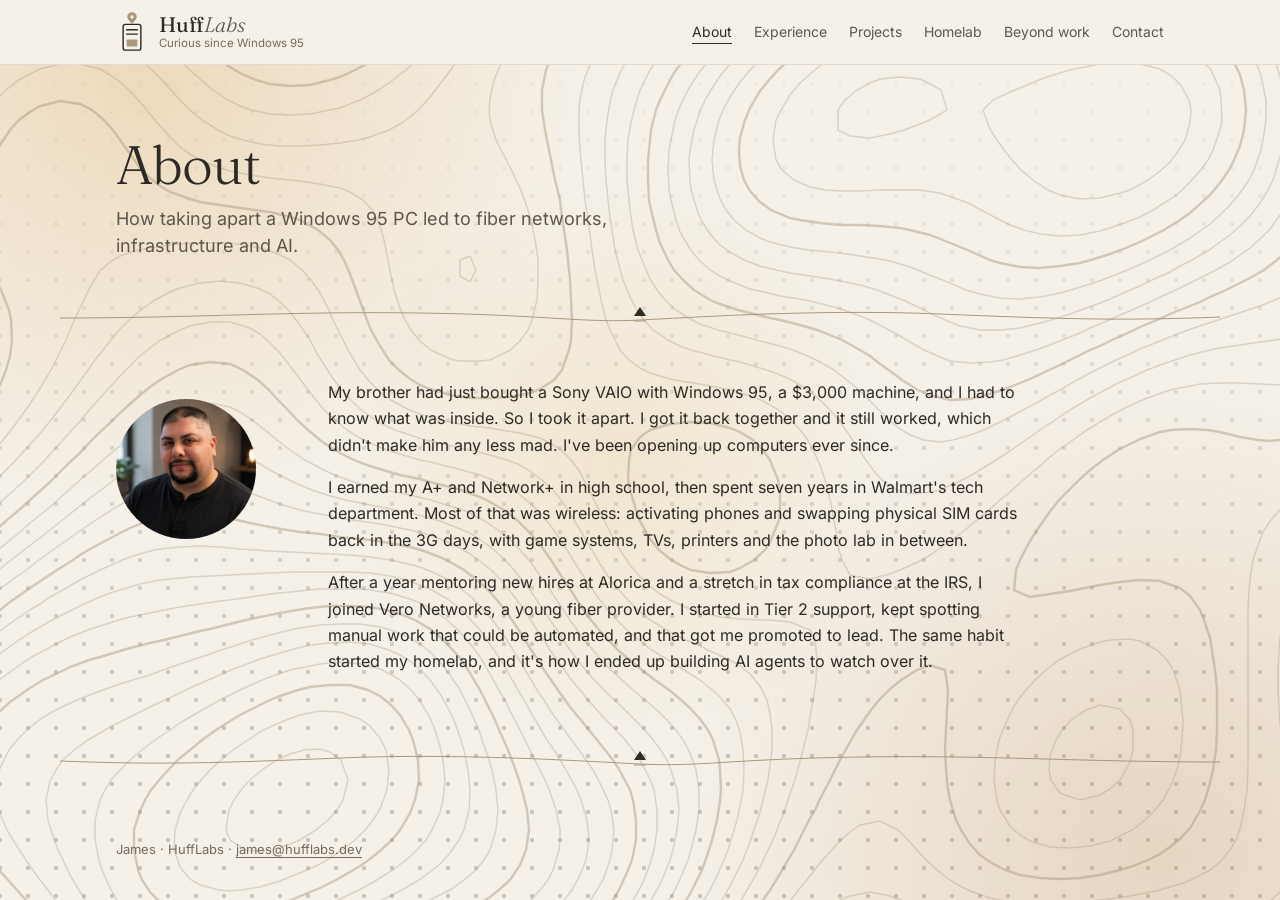
<file: about/index.html>
<!doctype html>
<html lang="en">
<head>
  <meta charset="utf-8">
  <meta name="viewport" content="width=device-width, initial-scale=1">
  <meta http-equiv="Content-Security-Policy" content="default-src 'none'; script-src 'self'; style-src 'self'; font-src 'self'; img-src 'self'; base-uri 'none'; form-action 'none'">
  <meta name="referrer" content="strict-origin-when-cross-origin">
  <title>About | James, HuffLabs</title>
  <meta name="description" content="How taking apart a Windows 95 PC led James to fiber networks, infrastructure and AI.">
  <meta name="color-scheme" content="light dark">
  <meta property="og:type" content="website">
  <meta property="og:title" content="About | James, HuffLabs">
  <meta property="og:description" content="How taking apart a Windows 95 PC led James to fiber networks, infrastructure and AI.">
  <meta property="og:url" content="https://hufflabs.dev/about/">
  <link rel="canonical" href="https://hufflabs.dev/about/">
  <link rel="icon" href="/assets/favicon.svg" type="image/svg+xml">
  <link rel="preload" href="/assets/fonts/fraunces.woff2" as="font" type="font/woff2" crossorigin>
  <link rel="stylesheet" href="/assets/style.css">
  <script src="/assets/motion.js" defer></script>
</head>
<body>
  <div class="backdrop flip-x" aria-hidden="true">
    <div class="glow g1"></div><div class="glow g2"></div><div class="glow g3"></div>
    <svg viewBox="0 0 1440 900" preserveAspectRatio="xMidYMid slice"><g class="topo-drift"><path class="topo" d="M1005 -10L1020 -4L1036 0L1050 2L1070 1L1080 -2L1100 -9L1102 -10"/><path class="topo" d="M963 -10L978 0L990 8L1000 13L1015 20L1030 25L1050 29L1070 29L1090 25L1101 20L1120 10L1130 3L1140 -4L1149 -10"/><path class="topo" d="M1392 -10L1408 0L1420 10L1430 19L1440 29L1449 40L1450 42"/><path class="topo" d="M931 -10L944 0L956 10L970 20L980 27L990 34L1001 40L1020 49L1030 52L1050 56L1070 57L1090 54L1102 50L1120 41L1130 34L1140 27L1150 19L1162 10L1176 0L1190 -9L1193 -10"/><path class="topo" d="M1349 -10L1360 -5L1371 0L1387 10L1400 19L1410 28L1420 38L1430 49L1438 60L1445 70L1450 79"/><path class="topo major" d="M902 -10L913 0L924 10L935 20L947 30L959 40L970 49L980 56L990 62L1005 70L1020 77L1030 80L1050 85L1070 86L1090 84L1104 80L1120 73L1130 67L1140 60L1152 50L1164 40L1175 30L1188 20L1200 12L1210 6L1224 0L1240 -5L1260 -8L1280 -8L1300 -5L1320 -1L1330 2L1349 10L1360 16L1370 22L1382 30L1394 40L1404 50L1413 60L1421 70L1430 83L1440 100L1445 110L1450 121"/><path class="topo major" d="M-10 721L-4 710L1 700L7 680L10 660L10 650L10 638L8 620L3 600L-1 590L-9 570L-10 568"/><path class="topo" d="M871 -10L882 0L893 10L903 20L913 30L923 40L933 50L943 60L954 70L967 80L980 89L990 95L1000 100L1020 108L1030 110L1050 114L1070 115L1090 114L1109 110L1120 106L1132 100L1147 90L1159 80L1170 70L1180 60L1190 50L1200 41L1210 34L1220 27L1236 20L1250 16L1270 13L1290 13L1310 17L1322 20L1340 27L1350 32L1362 40L1376 50L1387 60L1396 70L1404 80L1411 90L1420 104L1429 120L1433 130L1440 145L1446 160L1450 172"/><path class="topo" d="M36 910L30 900L20 881L16 870L11 850L10 840L10 820L11 810L17 790L21 780L29 760L33 750L40 731L43 720L47 700L49 680L49 660L48 640L44 620L40 602L36 590L30 575L23 560L17 550L10 539L0 524L-10 510L-10 510"/><path class="topo" d="M836 -10L848 0L859 10L869 20L877 30L886 40L894 50L902 60L910 71L920 84L930 97L940 108L950 117L960 124L971 130L990 137L1002 140L1020 143L1040 145L1060 146L1080 146L1100 144L1117 140L1130 136L1142 130L1158 120L1170 110L1180 100L1189 90L1198 80L1208 70L1219 60L1230 52L1240 46L1254 40L1270 36L1290 36L1310 39L1320 42L1338 50L1350 57L1360 64L1370 73L1380 83L1390 95L1400 110L1406 120L1411 130L1420 149L1424 160L1430 177L1434 190L1439 210L1442 220L1446 240L1450 260L1450 261"/><path class="topo" d="M890 256L884 270L890 282L900 276L900 260L890 256"/><path class="topo" d="M104 910L90 901L80 892L72 880L68 870L63 850L63 830L66 810L70 790L72 780L75 760L78 740L80 722L81 710L82 690L82 670L81 650L80 639L78 620L74 600L70 586L64 570L60 560L50 542L43 530L35 520L27 510L19 500L10 490L0 478L-10 467"/><path class="topo" d="M536 910L520 900L510 896L490 892L470 896L459 900L440 907L433 910"/><path class="topo" d="M792 -10L806 0L818 10L828 20L837 30L845 40L852 50L860 66L866 80L870 98L871 110L870 120L864 140L859 150L850 167L844 180L839 190L832 210L829 220L825 240L822 260L822 280L823 300L828 320L832 330L840 341L850 350L870 360L880 361L900 361L910 359L929 350L940 341L949 330L955 320L960 308L966 290L970 270L972 260L976 240L980 226L988 210L997 200L1010 192L1020 188L1040 184L1060 181L1070 180L1090 178L1110 175L1130 171L1140 168L1160 160L1170 154L1180 147L1190 137L1200 126L1210 114L1220 102L1230 91L1240 82L1250 75L1260 69L1280 64L1300 64L1320 69L1330 74L1341 80L1354 90L1364 100L1372 110L1380 121L1390 138L1396 150L1400 161L1406 180L1410 193L1413 210L1416 230L1418 250L1418 270L1417 290L1416 310L1413 330L1412 350L1413 370L1419 390L1424 400L1430 411L1440 425L1450 436"/><path class="topo" d="M577 910L569 900L560 888L550 876L540 863L530 852L520 841L510 832L500 825L480 821L462 830L452 840L443 850L434 860L423 870L410 880L400 886L390 891L370 898L359 900L340 903L320 904L300 904L280 902L260 900L250 899L230 896L210 892L200 890L180 884L169 880L150 870L140 862L130 850L124 840L120 829L116 810L113 790L112 770L112 750L112 730L112 710L112 690L112 670L112 650L112 630L112 610L111 590L110 580L107 560L100 540L96 530L89 520L80 510L70 500L59 490L47 480L36 470L24 460L13 450L2 440L-7 430L-10 427"/><path class="topo major" d="M25 -10L19 0L10 17L4 30L-0 40L-8 60L-10 65"/><path class="topo major" d="M735 -10L750 -2L760 4L770 11L781 20L791 30L800 42L810 59L814 70L818 90L818 110L815 130L811 150L809 160L805 180L800 200L799 210L796 230L793 250L791 270L790 280L789 300L788 320L789 340L791 350L798 370L806 380L820 389L830 393L850 397L870 398L890 398L910 395L927 390L940 385L950 379L961 370L971 360L980 346L989 330L993 320L1000 301L1004 290L1010 274L1016 260L1022 250L1030 240L1042 230L1060 220L1070 217L1090 212L1105 210L1120 208L1140 205L1160 202L1170 199L1190 192L1200 186L1210 178L1220 168L1230 154L1240 140L1247 130L1256 120L1268 110L1280 104L1300 101L1320 106L1330 112L1341 120L1350 130L1360 145L1368 160L1372 170L1377 190L1379 210L1379 230L1375 250L1370 266L1364 280L1359 290L1351 310L1349 320L1348 340L1350 356L1354 370L1360 385L1367 400L1374 410L1380 420L1390 432L1400 444L1410 454L1420 464L1430 473L1440 482L1450 490"/><path class="topo major" d="M603 910L597 900L590 890L580 874L572 860L566 850L560 838L551 820L545 810L540 799L530 780L525 770L520 760L510 742L503 730L496 720L489 710L480 699L470 689L459 680L443 670L430 665L415 670L412 690L413 710L414 730L415 750L414 770L412 790L410 800L404 820L399 830L390 844L380 855L370 862L355 870L340 875L320 878L300 879L280 878L260 875L240 870L230 867L212 860L200 854L190 847L180 839L170 828L160 811L155 800L150 783L147 770L144 750L143 730L143 710L143 690L145 670L148 650L150 638L156 620L160 610L170 596L180 588L200 581L220 580L240 582L260 585L280 589L290 591L310 594L330 597L346 590L344 570L340 560L330 541L323 530L316 520L309 510L300 499L290 489L280 479L270 470L257 460L242 450L230 444L220 439L200 432L189 430L170 429L152 430L140 432L120 437L102 440L90 441L80 440L60 435L48 430L30 420L20 413L10 406L0 397L-10 386"/><path class="topo major" d="M630 428L620 432L607 440L597 450L590 460L582 480L580 490L580 510L581 520L589 540L595 550L606 560L620 568L630 572L650 573L669 570L680 565L690 559L701 550L710 539L720 521L724 510L730 490L732 480L731 460L729 450L720 437L710 430L690 424L670 422L650 423L630 428"/><path class="topo" d="M40 -10L34 0L28 10L20 27L14 40L10 51L3 70L0 80L-6 100L-10 112"/><path class="topo" d="M684 -10L700 -2L710 4L720 10L734 20L745 30L754 40L762 50L770 65L776 80L780 100L781 110L781 130L780 149L779 160L777 180L775 200L772 220L770 234L768 250L765 270L761 290L759 300L754 320L750 330L740 350L731 360L720 368L710 373L690 379L680 381L660 384L640 388L629 390L610 396L599 400L581 410L570 419L560 430L552 440L547 450L540 465L535 480L530 499L528 510L524 530L521 550L518 560L510 575L490 579L470 574L460 570L440 561L430 555L420 548L408 540L395 530L383 520L371 510L360 500L350 492L340 483L330 474L320 466L310 457L300 449L287 440L273 430L260 422L250 416L239 410L220 401L210 397L190 390L180 388L160 384L140 383L120 383L100 384L80 385L60 384L46 380L30 373L20 367L10 359L0 350L-10 338"/><path class="topo" d="M1450 525L1440 517L1430 509L1419 500L1408 490L1396 480L1386 470L1376 460L1366 450L1357 440L1349 430L1340 418L1330 404L1321 390L1315 380L1309 370L1300 352L1294 340L1290 330L1281 310L1276 300L1270 287L1260 271L1250 262L1240 256L1222 250L1210 248L1190 245L1170 243L1150 243L1130 243L1110 246L1092 250L1080 255L1070 260L1058 270L1049 280L1040 293L1031 310L1027 320L1020 334L1012 350L1006 360L1000 370L990 382L980 392L969 400L951 410L940 414L921 420L910 422L890 426L870 428L859 430L840 433L820 438L810 443L799 450L789 460L780 472L771 490L766 500L760 512L751 530L746 540L740 550L730 565L720 577L710 586L700 594L690 600L670 609L660 612L640 617L620 619L600 620L590 620L570 622L550 630L545 640L543 660L544 680L547 700L550 717L552 730L557 750L560 761L565 780L570 794L575 810L580 822L587 840L592 850L600 867L607 880L613 890L620 902L625 910"/><path class="topo" d="M230 639L220 641L203 650L193 660L187 670L180 690L179 700L177 720L178 740L180 756L183 770L190 787L197 800L205 810L215 820L228 830L240 836L250 841L270 846L290 848L310 847L330 841L340 835L350 826L360 810L363 800L366 780L365 760L361 740L357 730L350 714L342 700L334 690L325 680L314 670L301 660L290 654L280 649L260 642L249 640L230 639"/><path class="topo" d="M57 -10L50 0L40 16L33 30L29 40L22 60L18 70L13 90L10 101L5 120L1 140L-1 150L-5 170L-8 190L-10 210L-10 218"/><path class="topo" d="M645 -10L660 -2L670 4L680 10L694 20L706 30L717 40L726 50L733 60L740 73L747 90L750 102L753 120L755 140L755 160L754 180L752 200L750 218L748 230L745 250L740 269L737 280L730 297L723 310L716 320L707 330L692 340L680 346L669 350L650 355L630 360L620 362L600 368L590 371L570 379L560 385L550 391L540 400L530 410L520 422L510 436L501 450L494 460L487 470L478 480L463 490L450 494L430 492L420 490L400 481L390 476L380 470L364 460L350 451L340 444L330 437L320 430L305 420L290 410L280 404L270 398L255 390L240 382L230 378L213 370L200 365L185 360L170 355L150 350L140 348L120 345L100 342L85 340L70 337L50 331L40 327L30 320L18 310L10 300L0 282L-4 270L-9 250L-10 234"/><path class="topo" d="M1450 554L1440 546L1430 537L1420 529L1409 520L1397 510L1386 500L1375 490L1364 480L1354 470L1344 460L1335 450L1326 440L1317 430L1309 420L1300 408L1290 395L1280 381L1272 370L1265 360L1257 350L1249 340L1240 329L1230 319L1219 310L1205 300L1190 292L1180 288L1160 283L1140 281L1120 283L1100 289L1090 294L1080 302L1070 312L1060 325L1050 340L1045 350L1039 360L1030 374L1020 388L1010 399L1000 409L990 416L980 423L965 430L950 435L935 440L920 443L900 448L890 450L870 455L853 460L840 465L830 471L818 480L807 490L799 500L790 513L780 530L774 540L768 550L760 564L750 579L741 590L732 600L722 610L710 620L700 626L690 632L674 640L660 646L650 651L630 660L620 666L610 674L600 686L593 700L590 714L588 730L588 750L590 765L592 780L597 800L600 812L606 830L610 842L617 860L622 870L630 886L638 900L644 910"/><path class="topo" d="M240 709L230 720L227 730L227 750L230 762L240 780L250 789L260 795L280 800L300 793L309 780L311 770L310 756L304 740L298 730L289 720L274 710L260 705L240 709"/><path class="topo" d="M75 -10L67 0L60 10L50 27L44 40L40 50L34 70L30 84L26 100L23 120L20 140L19 150L18 170L18 190L19 210L20 220L26 240L30 251L40 267L50 278L60 286L70 293L85 300L100 306L112 310L130 316L142 320L160 326L172 330L190 337L200 341L220 349L230 354L244 360L260 368L270 373L283 380L300 390L310 395L320 401L337 410L350 417L360 422L376 430L390 435L407 440L420 442L436 440L450 435L460 429L471 420L481 410L491 400L501 390L513 380L526 370L540 362L550 357L567 350L580 346L600 341L610 338L630 333L642 330L660 324L670 319L684 310L695 300L703 290L710 279L718 260L722 250L727 230L730 210L731 200L733 180L733 160L732 140L730 127L726 110L720 90L715 80L710 70L700 56L690 45L680 35L670 27L660 19L647 10L630 0L620 -6L613 -10"/><path class="topo" d="M1450 580L1440 571L1430 562L1420 554L1410 545L1400 537L1390 529L1380 520L1368 510L1357 500L1346 490L1335 480L1325 470L1315 460L1306 450L1297 440L1288 430L1279 420L1270 409L1260 398L1250 387L1240 376L1230 366L1220 356L1210 348L1199 340L1180 330L1170 326L1150 322L1130 322L1110 328L1100 334L1090 343L1080 353L1070 366L1060 379L1052 390L1044 400L1036 410L1025 420L1013 430L1000 438L990 443L973 450L960 454L940 460L930 462L910 467L898 470L880 475L867 480L850 488L840 495L830 503L820 513L810 525L800 539L793 550L787 560L780 571L770 586L760 600L752 610L743 620L733 630L721 640L710 649L700 655L690 661L676 670L660 680L650 688L640 697L630 709L624 720L620 732L617 750L616 770L617 790L620 806L623 820L629 840L632 850L640 869L645 880L650 890L660 906L662 910"/><path class="topo major" d="M96 -10L85 0L77 10L70 20L60 39L55 50L50 66L46 80L43 100L40 120L39 130L39 150L40 170L41 180L45 200L50 215L57 230L64 240L72 250L83 260L96 270L110 278L120 283L134 290L150 297L160 302L180 310L190 314L203 320L220 327L230 332L248 340L260 346L270 350L290 360L300 365L311 370L330 379L340 383L358 390L370 394L390 399L410 400L430 395L442 390L458 380L470 371L480 364L490 356L500 350L518 340L530 335L543 330L560 325L580 320L590 318L610 313L622 310L640 304L650 300L666 290L677 280L686 270L692 260L700 243L704 230L709 210L711 200L712 180L712 160L710 140L709 130L704 110L700 100L690 80L684 70L676 60L667 50L657 40L645 30L632 20L620 12L610 5L600 -1L583 -10"/><path class="topo major" d="M1450 604L1440 594L1430 585L1420 576L1410 568L1400 559L1389 550L1376 540L1364 530L1353 520L1341 510L1330 500L1320 491L1310 482L1300 472L1290 462L1280 453L1270 442L1260 432L1250 423L1240 413L1230 404L1220 395L1210 387L1200 380L1182 370L1170 365L1150 362L1130 364L1117 370L1102 380L1091 390L1082 400L1072 410L1063 420L1052 430L1040 440L1030 447L1020 453L1006 460L990 466L977 470L960 475L940 479L930 482L910 487L899 490L880 497L870 502L856 510L843 520L833 530L824 540L816 550L809 560L800 574L790 589L783 600L776 610L769 620L760 631L750 642L740 652L730 660L718 670L705 680L691 690L680 699L670 708L660 719L652 730L647 740L641 760L640 770L639 790L640 801L643 820L648 840L651 850L658 870L663 880L670 894L680 910"/><path class="topo" d="M121 -10L110 -2L100 7L90 18L82 30L76 40L70 55L65 70L60 90L59 100L57 120L58 140L60 160L62 170L67 190L72 200L80 215L90 229L100 239L110 248L120 255L130 262L144 270L160 278L170 283L184 290L200 297L210 302L228 310L240 315L251 320L270 328L280 333L298 340L310 345L324 350L340 355L357 360L370 362L390 363L410 361L420 357L436 350L450 342L460 336L471 330L490 320L500 316L516 310L530 306L550 301L560 299L580 296L600 291L610 289L630 281L640 276L650 270L661 260L670 249L680 232L684 220L689 200L691 190L692 170L691 150L689 140L685 120L680 106L672 90L666 80L659 70L650 59L640 48L630 39L618 30L605 20L590 10L580 4L570 -1L554 -10"/><path class="topo" d="M1450 627L1440 617L1430 607L1420 598L1410 589L1399 580L1387 570L1375 560L1362 550L1350 540L1340 532L1330 523L1320 515L1310 507L1300 498L1290 489L1280 480L1268 470L1257 460L1245 450L1233 440L1220 430L1210 423L1200 417L1187 410L1170 404L1150 403L1130 407L1120 412L1108 420L1095 430L1083 440L1070 450L1055 460L1040 468L1030 473L1012 480L1000 484L980 489L970 491L950 495L930 500L920 503L900 509L890 513L877 520L862 530L850 540L840 550L831 560L824 570L817 580L810 590L800 605L790 620L783 630L776 640L767 650L759 660L749 670L738 680L727 690L715 700L703 710L693 720L684 730L677 740L670 753L664 770L661 790L661 810L664 830L669 850L672 860L680 879L685 890L691 900L697 910"/><path class="topo" d="M156 -10L140 -3L130 3L120 10L110 20L100 32L90 49L85 60L80 77L77 90L75 110L76 130L78 150L81 160L87 180L92 190L100 203L110 216L120 226L130 235L140 242L151 250L168 260L180 266L190 272L208 280L220 286L230 290L250 299L260 303L279 310L290 314L309 320L320 323L340 328L359 330L370 330L380 330L400 326L415 320L430 313L440 308L457 300L470 295L483 290L500 285L520 281L530 279L550 276L570 273L584 270L600 266L616 260L630 252L640 245L650 234L659 220L663 210L669 190L670 180L671 160L670 150L666 130L660 111L655 100L649 90L640 76L630 64L620 54L610 45L600 37L590 29L577 20L561 10L550 4L540 -1L523 -10"/><path class="topo" d="M1450 651L1441 640L1431 630L1421 620L1410 610L1400 601L1390 593L1380 585L1370 577L1360 569L1349 560L1336 550L1323 540L1310 530L1300 522L1290 514L1280 506L1270 498L1259 490L1246 480L1232 470L1220 462L1210 456L1197 450L1180 444L1160 442L1140 445L1127 450L1110 459L1100 464L1090 470L1071 480L1060 485L1048 490L1030 496L1014 500L1000 503L980 507L965 510L950 513L930 518L920 521L900 529L890 533L879 540L866 550L855 560L846 570L838 580L830 590L820 605L810 620L803 630L797 640L790 650L780 663L770 675L760 686L750 696L740 705L730 715L720 725L710 736L700 749L693 760L689 770L683 790L681 810L683 830L687 850L690 860L698 880L703 890L710 902L715 910"/><path class="topo" d="M229 -10L210 -7L190 -3L179 0L160 7L150 12L137 20L125 30L116 40L110 50L101 70L98 80L94 100L94 120L97 140L100 153L106 170L111 180L120 193L130 205L140 215L150 224L160 231L173 240L190 250L200 255L210 260L230 269L240 273L258 280L270 284L289 290L300 293L320 297L340 299L360 298L380 294L394 290L410 283L420 279L440 271L450 267L470 261L480 259L500 256L520 253L540 251L551 250L570 247L590 242L600 238L614 230L626 220L634 210L640 199L646 180L648 160L646 140L641 120L637 110L630 97L620 82L610 70L600 60L590 51L580 43L570 35L560 29L546 20L530 11L520 6L508 0L490 -8L484 -10"/><path class="topo" d="M1450 675L1440 662L1430 651L1420 640L1410 631L1400 622L1390 613L1380 605L1370 597L1360 589L1348 580L1334 570L1321 560L1310 552L1300 545L1290 538L1279 530L1264 520L1250 511L1240 505L1230 499L1213 490L1200 485L1181 480L1170 479L1152 480L1140 482L1120 489L1110 493L1091 500L1080 504L1060 510L1050 512L1030 516L1010 520L1000 521L980 524L960 528L950 530L930 535L917 540L900 548L890 554L880 561L869 570L859 580L850 591L840 604L830 619L823 630L816 640L810 650L800 664L790 678L780 690L772 700L763 710L754 720L744 730L735 740L727 750L720 760L710 779L706 790L703 810L703 830L706 850L710 864L716 880L721 890L730 905L734 910"/><path class="topo major" d="M340 -1L330 0L310 3L290 5L270 7L250 8L230 10L220 11L200 14L180 20L170 24L157 30L144 40L134 50L127 60L120 75L116 90L114 110L116 130L120 146L126 160L131 170L140 183L150 195L160 204L170 213L180 220L196 230L210 237L220 242L239 250L250 254L269 260L280 263L300 266L320 268L340 267L360 263L370 260L390 251L400 247L417 240L430 235L450 230L460 228L480 226L500 225L520 225L540 223L560 220L570 218L589 210L600 202L610 191L616 180L620 166L621 150L620 138L615 120L610 108L600 91L591 80L582 70L571 60L560 51L550 44L540 38L527 30L510 21L500 17L483 10L470 5L451 0L440 -2L420 -5L400 -6L380 -6L360 -4L340 -1"/><path class="topo major" d="M1450 702L1442 690L1435 680L1426 670L1417 660L1408 650L1397 640L1385 630L1373 620L1360 610L1350 602L1340 595L1330 588L1318 580L1303 570L1290 562L1280 555L1270 549L1253 540L1240 533L1230 528L1210 520L1200 517L1180 514L1160 514L1140 517L1123 520L1110 523L1090 527L1073 530L1060 532L1040 534L1020 537L1000 539L990 540L970 543L950 547L939 550L920 557L910 562L896 570L883 580L872 590L863 600L855 610L848 620L840 632L830 648L822 660L816 670L809 680L800 693L790 707L780 719L771 730L763 740L755 750L747 760L740 771L730 790L727 800L724 820L724 840L728 860L732 870L740 888L747 900L754 910"/><path class="topo" d="M360 30L350 31L330 33L310 33L290 33L270 32L250 32L230 33L210 35L191 40L180 44L170 50L158 60L149 70L140 90L139 100L138 120L140 130L147 150L152 160L160 171L170 182L180 192L191 200L207 210L220 217L230 221L250 228L260 231L280 235L300 236L320 234L336 230L350 225L360 220L379 210L390 204L400 200L420 193L440 190L450 190L470 190L480 190L500 191L520 191L535 190L550 187L566 180L578 170L584 160L587 140L584 120L579 110L570 95L560 83L550 74L540 66L530 59L516 50L500 42L490 38L470 31L460 29L440 26L420 24L400 25L380 27L360 30"/><path class="topo" d="M1450 737L1442 720L1436 710L1430 700L1420 687L1410 676L1400 665L1390 656L1380 647L1370 639L1359 630L1345 620L1330 610L1320 604L1310 597L1297 590L1280 580L1270 575L1260 570L1240 561L1230 557L1210 551L1200 549L1180 547L1160 546L1140 547L1120 549L1105 550L1090 551L1070 552L1050 553L1030 554L1010 555L990 557L970 560L960 562L940 567L930 571L911 580L900 588L890 596L880 606L870 617L860 630L853 640L847 650L840 661L830 678L823 690L816 700L810 710L800 724L790 738L781 750L774 760L767 770L760 783L752 800L749 810L746 830L748 850L750 860L757 880L763 890L770 901L777 910"/><path class="topo" d="M1450 858L1443 870L1435 880L1427 890L1417 900L1406 910"/><path class="topo" d="M200 69L190 75L180 84L171 100L169 110L170 123L175 140L181 150L190 162L200 171L212 180L230 190L240 193L260 198L280 199L300 195L312 190L327 180L339 170L348 160L356 150L363 140L370 129L377 110L367 100L350 92L340 88L321 80L310 76L290 70L280 68L260 64L240 63L220 64L200 69"/><path class="topo" d="M440 79L430 84L419 90L413 110L430 120L440 124L456 130L470 134L490 138L510 136L522 130L522 110L515 100L503 90L490 83L480 79L460 77L440 79"/><path class="topo" d="M1380 910L1390 901L1400 891L1410 881L1419 870L1427 860L1433 850L1440 833L1443 820L1446 800L1444 780L1440 760L1437 750L1430 734L1422 720L1415 710L1408 700L1400 690L1390 680L1379 670L1368 660L1355 650L1341 640L1330 633L1320 627L1308 620L1290 611L1280 606L1267 600L1250 593L1240 590L1220 584L1200 580L1190 579L1170 577L1150 576L1130 575L1110 574L1090 573L1070 572L1050 572L1030 572L1010 572L990 573L970 576L954 580L940 585L928 590L911 600L900 609L890 619L880 630L873 640L866 650L859 660L850 676L842 690L836 700L830 711L820 728L813 740L806 750L800 760L790 777L783 790L779 800L773 820L771 840L774 860L780 875L788 890L796 900L805 910"/><path class="topo" d="M1353 910L1363 900L1373 890L1383 880L1392 870L1401 860L1410 846L1418 830L1421 820L1425 800L1424 780L1420 763L1415 750L1410 738L1400 722L1391 710L1382 700L1372 690L1361 680L1350 672L1340 665L1330 658L1315 650L1300 642L1290 637L1272 630L1260 626L1241 620L1230 617L1210 613L1196 610L1180 607L1160 604L1140 601L1130 600L1110 597L1090 594L1070 592L1050 590L1040 589L1020 589L1000 589L990 590L970 593L950 599L940 603L927 610L913 620L902 630L893 640L885 650L878 660L870 674L861 690L855 700L850 711L840 730L835 740L830 750L820 770L815 780L810 792L804 810L800 829L800 840L801 850L807 870L812 880L820 890L830 901L842 910"/><path class="topo major" d="M1326 910L1334 900L1343 890L1352 880L1361 870L1370 859L1380 846L1390 830L1394 820L1399 800L1398 780L1393 760L1389 750L1380 735L1370 722L1360 711L1350 702L1340 695L1330 688L1317 680L1300 672L1290 667L1271 660L1260 657L1240 651L1230 648L1210 643L1196 640L1180 636L1160 631L1150 629L1130 624L1114 620L1100 617L1080 613L1063 610L1050 608L1030 606L1010 606L990 607L974 610L960 614L945 620L930 629L920 637L910 647L900 658L892 670L886 680L880 690L870 710L865 720L860 732L852 750L848 760L841 780L838 790L833 810L831 830L834 850L840 865L850 880L860 889L870 897L880 903L895 910"/><path class="topo" d="M1298 910L1305 900L1312 890L1320 880L1330 866L1340 851L1347 840L1353 830L1360 814L1363 800L1363 780L1360 768L1351 750L1343 740L1333 730L1321 720L1310 713L1300 708L1283 700L1270 695L1257 690L1240 684L1227 680L1210 675L1197 670L1180 664L1168 660L1150 654L1139 650L1120 644L1108 640L1090 635L1070 630L1060 628L1040 625L1020 624L1000 624L980 627L969 630L950 638L940 644L930 652L920 662L910 675L900 690L895 700L890 710L881 730L878 740L871 760L868 770L864 790L862 810L864 830L870 850L876 860L884 870L896 880L910 890L920 895L930 900L950 909L953 910"/><path class="topo" d="M1268 910L1275 900L1281 890L1290 875L1297 860L1302 850L1309 830L1312 820L1314 800L1310 781L1304 770L1297 760L1286 750L1272 740L1260 733L1250 727L1236 720L1220 712L1210 707L1195 700L1180 693L1170 688L1152 680L1140 675L1129 670L1110 663L1100 659L1080 653L1070 650L1050 645L1030 643L1010 642L990 644L971 650L960 655L950 661L939 670L930 680L920 694L911 710L906 720L900 737L896 750L892 770L890 790L891 810L896 830L901 840L910 853L920 864L930 872L941 880L958 890L970 896L980 901L1000 910L1001 910"/><path class="topo" d="M1235 910L1243 900L1250 888L1258 870L1261 860L1265 840L1265 820L1260 800L1255 790L1249 780L1240 770L1230 760L1218 750L1205 740L1190 730L1180 723L1170 717L1158 710L1140 700L1130 695L1120 690L1100 681L1090 677L1070 670L1060 668L1040 664L1020 662L1000 664L980 669L970 674L960 680L949 690L940 701L930 718L925 730L920 746L917 760L915 780L917 800L920 812L928 830L934 840L943 850L954 860L967 870L980 878L990 884L1001 890L1020 899L1030 904L1045 910"/><path class="topo major" d="M1187 910L1200 902L1210 892L1218 880L1222 870L1226 850L1226 830L1220 811L1215 800L1209 790L1200 779L1190 768L1180 758L1170 750L1158 740L1144 730L1130 721L1120 715L1110 710L1090 700L1080 696L1062 690L1050 687L1030 685L1010 685L992 690L980 696L970 704L960 715L951 730L947 740L942 760L941 780L945 800L950 813L960 830L968 840L979 850L990 859L1000 866L1010 872L1024 880L1040 888L1050 892L1069 900L1080 904L1099 910"/><path class="topo" d="M1000 719L990 726L980 738L974 750L971 770L973 790L980 809L987 820L995 830L1005 840L1018 850L1030 858L1040 864L1053 870L1070 877L1080 881L1100 887L1119 890L1130 891L1141 890L1160 885L1170 879L1180 867L1186 850L1185 830L1180 813L1173 800L1167 790L1159 780L1150 770L1139 760L1127 750L1112 740L1100 732L1090 727L1074 720L1060 715L1040 711L1020 712L1000 719"/><path class="topo" d="M1040 749L1030 752L1019 760L1012 780L1017 800L1023 810L1032 820L1044 830L1060 840L1070 844L1088 850L1100 851L1115 850L1130 840L1134 830L1131 810L1126 800L1119 790L1110 780L1098 770L1083 760L1070 754L1056 750L1040 749"/></g></svg>
  </div>
  <a class="skip" href="#main">Skip to content</a>

  <svg class="sprite" width="0" height="0" aria-hidden="true">
    <defs>
      <g id="wave">
        <path class="trail" d="M0 15C140 15 230 8 360 10S520 20 580 17 760 6 880 11 1060 18 1160 14"/>
        <path class="wave-node" d="M574 13l6-9 6 9z"/>
        <path class="trail-tick" d="M574 18h12"/>
      </g>
    </defs>
  </svg>

  <header class="top">
    <a class="brand" href="/">
      <svg class="mark" viewBox="0 0 36 44" width="32" height="39" aria-hidden="true">
        <path class="mark-pin" d="M18 13.2C18 13.2 12.6 8.1 12.6 5.6A5.4 5.4 0 0 1 23.4 5.6C23.4 8.1 18 13.2 18 13.2Z"/>
        <circle class="mark-hole" cx="18" cy="5.6" r="1.9"/>
        <rect class="mark-case" x="8" y="14" width="20" height="29" rx="2.5"/>
        <path class="mark-case" d="M12 20h12M12 25h12"/>
        <rect class="mark-fill" x="12" y="31" width="12" height="8" rx="1"/>
      </svg>
      <span class="brand-text">
        <span class="wordmark">Huff<i>Labs</i></span>
        <span class="slogan">Curious since Windows 95</span>
      </span>
    </a>
    <nav aria-label="Main">
      <a href="/about/" aria-current="page">About</a>
      <a href="/experience/">Experience</a>
      <a href="/projects/">Projects</a>
      <a href="/homelab/">Homelab</a>
      <a href="/beyond/">Beyond work</a>
      <a href="/contact/">Contact</a>
    </nav>
  </header>

  <main id="main">
    <div class="page-head">
      <h1>About</h1>
      <p class="lede">How taking apart a Windows 95 PC led to fiber networks, infrastructure and AI.</p>
    </div>

    <svg class="wave" viewBox="0 0 1160 28" preserveAspectRatio="xMidYMid slice" aria-hidden="true"><use href="#wave"/></svg>

    <section id="about">
      <div class="side">
        <img class="portrait" src="/assets/photos/portrait.jpg" width="392" height="392" alt="Portrait of James">
      </div>
      <div>
        <p>My brother had just bought a Sony VAIO with Windows 95, a $3,000 machine, and I had to know what was inside. So I took it apart. I got it back together and it still worked, which didn't make him any less mad. I've been opening up computers ever since.</p>
        <p>I earned my A+ and Network+ in high school, then spent seven years in Walmart's tech department. Most of that was wireless: activating phones and swapping physical SIM cards back in the 3G days, with game systems, TVs, printers and the photo lab in between.</p>
        <p>After a year mentoring new hires at Alorica and a stretch in tax compliance at the IRS, I joined Vero Networks, a young fiber provider. I started in Tier 2 support, kept spotting manual work that could be automated, and that got me promoted to lead. The same habit started my homelab, and it's how I ended up building AI agents to watch over it.</p>
      </div>
    </section>

    <svg class="wave flip" viewBox="0 0 1160 28" preserveAspectRatio="xMidYMid slice" aria-hidden="true"><use href="#wave"/></svg>
  </main>

  <footer>James · HuffLabs · <a href="mailto:james@hufflabs.dev">james@hufflabs.dev</a></footer>
</body>
</html>
</file>
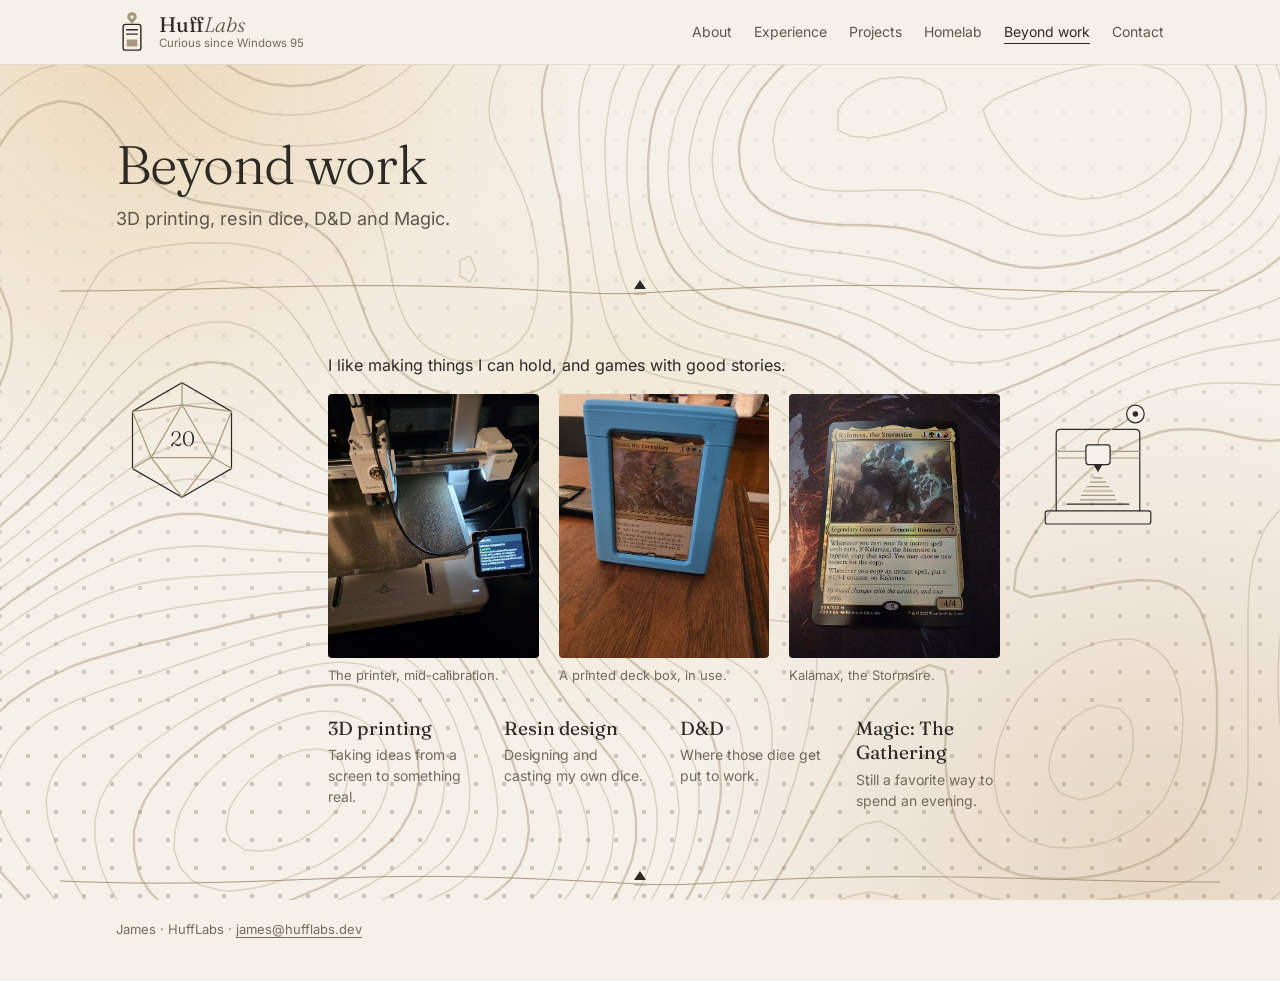
<file: beyond/index.html>
<!doctype html>
<html lang="en">
<head>
  <meta charset="utf-8">
  <meta name="viewport" content="width=device-width, initial-scale=1">
  <meta http-equiv="Content-Security-Policy" content="default-src 'none'; script-src 'self'; style-src 'self'; font-src 'self'; img-src 'self'; base-uri 'none'; form-action 'none'">
  <meta name="referrer" content="strict-origin-when-cross-origin">
  <title>Beyond work | James, HuffLabs</title>
  <meta name="description" content="3D printing, resin dice, D&D and Magic: what James does when he isn't working.">
  <meta name="color-scheme" content="light dark">
  <meta property="og:type" content="website">
  <meta property="og:title" content="Beyond work | James, HuffLabs">
  <meta property="og:description" content="3D printing, resin dice, D&D and Magic: what James does when he isn't working.">
  <meta property="og:url" content="https://hufflabs.dev/beyond/">
  <link rel="canonical" href="https://hufflabs.dev/beyond/">
  <link rel="icon" href="/assets/favicon.svg" type="image/svg+xml">
  <link rel="preload" href="/assets/fonts/fraunces.woff2" as="font" type="font/woff2" crossorigin>
  <link rel="stylesheet" href="/assets/style.css">
  <script src="/assets/motion.js" defer></script>
</head>
<body>
  <div class="backdrop flip-x" aria-hidden="true">
    <div class="glow g1"></div><div class="glow g2"></div><div class="glow g3"></div>
    <svg viewBox="0 0 1440 900" preserveAspectRatio="xMidYMid slice"><g class="topo-drift"><path class="topo" d="M1005 -10L1020 -4L1036 0L1050 2L1070 1L1080 -2L1100 -9L1102 -10"/><path class="topo" d="M963 -10L978 0L990 8L1000 13L1015 20L1030 25L1050 29L1070 29L1090 25L1101 20L1120 10L1130 3L1140 -4L1149 -10"/><path class="topo" d="M1392 -10L1408 0L1420 10L1430 19L1440 29L1449 40L1450 42"/><path class="topo" d="M931 -10L944 0L956 10L970 20L980 27L990 34L1001 40L1020 49L1030 52L1050 56L1070 57L1090 54L1102 50L1120 41L1130 34L1140 27L1150 19L1162 10L1176 0L1190 -9L1193 -10"/><path class="topo" d="M1349 -10L1360 -5L1371 0L1387 10L1400 19L1410 28L1420 38L1430 49L1438 60L1445 70L1450 79"/><path class="topo major" d="M902 -10L913 0L924 10L935 20L947 30L959 40L970 49L980 56L990 62L1005 70L1020 77L1030 80L1050 85L1070 86L1090 84L1104 80L1120 73L1130 67L1140 60L1152 50L1164 40L1175 30L1188 20L1200 12L1210 6L1224 0L1240 -5L1260 -8L1280 -8L1300 -5L1320 -1L1330 2L1349 10L1360 16L1370 22L1382 30L1394 40L1404 50L1413 60L1421 70L1430 83L1440 100L1445 110L1450 121"/><path class="topo major" d="M-10 721L-4 710L1 700L7 680L10 660L10 650L10 638L8 620L3 600L-1 590L-9 570L-10 568"/><path class="topo" d="M871 -10L882 0L893 10L903 20L913 30L923 40L933 50L943 60L954 70L967 80L980 89L990 95L1000 100L1020 108L1030 110L1050 114L1070 115L1090 114L1109 110L1120 106L1132 100L1147 90L1159 80L1170 70L1180 60L1190 50L1200 41L1210 34L1220 27L1236 20L1250 16L1270 13L1290 13L1310 17L1322 20L1340 27L1350 32L1362 40L1376 50L1387 60L1396 70L1404 80L1411 90L1420 104L1429 120L1433 130L1440 145L1446 160L1450 172"/><path class="topo" d="M36 910L30 900L20 881L16 870L11 850L10 840L10 820L11 810L17 790L21 780L29 760L33 750L40 731L43 720L47 700L49 680L49 660L48 640L44 620L40 602L36 590L30 575L23 560L17 550L10 539L0 524L-10 510L-10 510"/><path class="topo" d="M836 -10L848 0L859 10L869 20L877 30L886 40L894 50L902 60L910 71L920 84L930 97L940 108L950 117L960 124L971 130L990 137L1002 140L1020 143L1040 145L1060 146L1080 146L1100 144L1117 140L1130 136L1142 130L1158 120L1170 110L1180 100L1189 90L1198 80L1208 70L1219 60L1230 52L1240 46L1254 40L1270 36L1290 36L1310 39L1320 42L1338 50L1350 57L1360 64L1370 73L1380 83L1390 95L1400 110L1406 120L1411 130L1420 149L1424 160L1430 177L1434 190L1439 210L1442 220L1446 240L1450 260L1450 261"/><path class="topo" d="M890 256L884 270L890 282L900 276L900 260L890 256"/><path class="topo" d="M104 910L90 901L80 892L72 880L68 870L63 850L63 830L66 810L70 790L72 780L75 760L78 740L80 722L81 710L82 690L82 670L81 650L80 639L78 620L74 600L70 586L64 570L60 560L50 542L43 530L35 520L27 510L19 500L10 490L0 478L-10 467"/><path class="topo" d="M536 910L520 900L510 896L490 892L470 896L459 900L440 907L433 910"/><path class="topo" d="M792 -10L806 0L818 10L828 20L837 30L845 40L852 50L860 66L866 80L870 98L871 110L870 120L864 140L859 150L850 167L844 180L839 190L832 210L829 220L825 240L822 260L822 280L823 300L828 320L832 330L840 341L850 350L870 360L880 361L900 361L910 359L929 350L940 341L949 330L955 320L960 308L966 290L970 270L972 260L976 240L980 226L988 210L997 200L1010 192L1020 188L1040 184L1060 181L1070 180L1090 178L1110 175L1130 171L1140 168L1160 160L1170 154L1180 147L1190 137L1200 126L1210 114L1220 102L1230 91L1240 82L1250 75L1260 69L1280 64L1300 64L1320 69L1330 74L1341 80L1354 90L1364 100L1372 110L1380 121L1390 138L1396 150L1400 161L1406 180L1410 193L1413 210L1416 230L1418 250L1418 270L1417 290L1416 310L1413 330L1412 350L1413 370L1419 390L1424 400L1430 411L1440 425L1450 436"/><path class="topo" d="M577 910L569 900L560 888L550 876L540 863L530 852L520 841L510 832L500 825L480 821L462 830L452 840L443 850L434 860L423 870L410 880L400 886L390 891L370 898L359 900L340 903L320 904L300 904L280 902L260 900L250 899L230 896L210 892L200 890L180 884L169 880L150 870L140 862L130 850L124 840L120 829L116 810L113 790L112 770L112 750L112 730L112 710L112 690L112 670L112 650L112 630L112 610L111 590L110 580L107 560L100 540L96 530L89 520L80 510L70 500L59 490L47 480L36 470L24 460L13 450L2 440L-7 430L-10 427"/><path class="topo major" d="M25 -10L19 0L10 17L4 30L-0 40L-8 60L-10 65"/><path class="topo major" d="M735 -10L750 -2L760 4L770 11L781 20L791 30L800 42L810 59L814 70L818 90L818 110L815 130L811 150L809 160L805 180L800 200L799 210L796 230L793 250L791 270L790 280L789 300L788 320L789 340L791 350L798 370L806 380L820 389L830 393L850 397L870 398L890 398L910 395L927 390L940 385L950 379L961 370L971 360L980 346L989 330L993 320L1000 301L1004 290L1010 274L1016 260L1022 250L1030 240L1042 230L1060 220L1070 217L1090 212L1105 210L1120 208L1140 205L1160 202L1170 199L1190 192L1200 186L1210 178L1220 168L1230 154L1240 140L1247 130L1256 120L1268 110L1280 104L1300 101L1320 106L1330 112L1341 120L1350 130L1360 145L1368 160L1372 170L1377 190L1379 210L1379 230L1375 250L1370 266L1364 280L1359 290L1351 310L1349 320L1348 340L1350 356L1354 370L1360 385L1367 400L1374 410L1380 420L1390 432L1400 444L1410 454L1420 464L1430 473L1440 482L1450 490"/><path class="topo major" d="M603 910L597 900L590 890L580 874L572 860L566 850L560 838L551 820L545 810L540 799L530 780L525 770L520 760L510 742L503 730L496 720L489 710L480 699L470 689L459 680L443 670L430 665L415 670L412 690L413 710L414 730L415 750L414 770L412 790L410 800L404 820L399 830L390 844L380 855L370 862L355 870L340 875L320 878L300 879L280 878L260 875L240 870L230 867L212 860L200 854L190 847L180 839L170 828L160 811L155 800L150 783L147 770L144 750L143 730L143 710L143 690L145 670L148 650L150 638L156 620L160 610L170 596L180 588L200 581L220 580L240 582L260 585L280 589L290 591L310 594L330 597L346 590L344 570L340 560L330 541L323 530L316 520L309 510L300 499L290 489L280 479L270 470L257 460L242 450L230 444L220 439L200 432L189 430L170 429L152 430L140 432L120 437L102 440L90 441L80 440L60 435L48 430L30 420L20 413L10 406L0 397L-10 386"/><path class="topo major" d="M630 428L620 432L607 440L597 450L590 460L582 480L580 490L580 510L581 520L589 540L595 550L606 560L620 568L630 572L650 573L669 570L680 565L690 559L701 550L710 539L720 521L724 510L730 490L732 480L731 460L729 450L720 437L710 430L690 424L670 422L650 423L630 428"/><path class="topo" d="M40 -10L34 0L28 10L20 27L14 40L10 51L3 70L0 80L-6 100L-10 112"/><path class="topo" d="M684 -10L700 -2L710 4L720 10L734 20L745 30L754 40L762 50L770 65L776 80L780 100L781 110L781 130L780 149L779 160L777 180L775 200L772 220L770 234L768 250L765 270L761 290L759 300L754 320L750 330L740 350L731 360L720 368L710 373L690 379L680 381L660 384L640 388L629 390L610 396L599 400L581 410L570 419L560 430L552 440L547 450L540 465L535 480L530 499L528 510L524 530L521 550L518 560L510 575L490 579L470 574L460 570L440 561L430 555L420 548L408 540L395 530L383 520L371 510L360 500L350 492L340 483L330 474L320 466L310 457L300 449L287 440L273 430L260 422L250 416L239 410L220 401L210 397L190 390L180 388L160 384L140 383L120 383L100 384L80 385L60 384L46 380L30 373L20 367L10 359L0 350L-10 338"/><path class="topo" d="M1450 525L1440 517L1430 509L1419 500L1408 490L1396 480L1386 470L1376 460L1366 450L1357 440L1349 430L1340 418L1330 404L1321 390L1315 380L1309 370L1300 352L1294 340L1290 330L1281 310L1276 300L1270 287L1260 271L1250 262L1240 256L1222 250L1210 248L1190 245L1170 243L1150 243L1130 243L1110 246L1092 250L1080 255L1070 260L1058 270L1049 280L1040 293L1031 310L1027 320L1020 334L1012 350L1006 360L1000 370L990 382L980 392L969 400L951 410L940 414L921 420L910 422L890 426L870 428L859 430L840 433L820 438L810 443L799 450L789 460L780 472L771 490L766 500L760 512L751 530L746 540L740 550L730 565L720 577L710 586L700 594L690 600L670 609L660 612L640 617L620 619L600 620L590 620L570 622L550 630L545 640L543 660L544 680L547 700L550 717L552 730L557 750L560 761L565 780L570 794L575 810L580 822L587 840L592 850L600 867L607 880L613 890L620 902L625 910"/><path class="topo" d="M230 639L220 641L203 650L193 660L187 670L180 690L179 700L177 720L178 740L180 756L183 770L190 787L197 800L205 810L215 820L228 830L240 836L250 841L270 846L290 848L310 847L330 841L340 835L350 826L360 810L363 800L366 780L365 760L361 740L357 730L350 714L342 700L334 690L325 680L314 670L301 660L290 654L280 649L260 642L249 640L230 639"/><path class="topo" d="M57 -10L50 0L40 16L33 30L29 40L22 60L18 70L13 90L10 101L5 120L1 140L-1 150L-5 170L-8 190L-10 210L-10 218"/><path class="topo" d="M645 -10L660 -2L670 4L680 10L694 20L706 30L717 40L726 50L733 60L740 73L747 90L750 102L753 120L755 140L755 160L754 180L752 200L750 218L748 230L745 250L740 269L737 280L730 297L723 310L716 320L707 330L692 340L680 346L669 350L650 355L630 360L620 362L600 368L590 371L570 379L560 385L550 391L540 400L530 410L520 422L510 436L501 450L494 460L487 470L478 480L463 490L450 494L430 492L420 490L400 481L390 476L380 470L364 460L350 451L340 444L330 437L320 430L305 420L290 410L280 404L270 398L255 390L240 382L230 378L213 370L200 365L185 360L170 355L150 350L140 348L120 345L100 342L85 340L70 337L50 331L40 327L30 320L18 310L10 300L0 282L-4 270L-9 250L-10 234"/><path class="topo" d="M1450 554L1440 546L1430 537L1420 529L1409 520L1397 510L1386 500L1375 490L1364 480L1354 470L1344 460L1335 450L1326 440L1317 430L1309 420L1300 408L1290 395L1280 381L1272 370L1265 360L1257 350L1249 340L1240 329L1230 319L1219 310L1205 300L1190 292L1180 288L1160 283L1140 281L1120 283L1100 289L1090 294L1080 302L1070 312L1060 325L1050 340L1045 350L1039 360L1030 374L1020 388L1010 399L1000 409L990 416L980 423L965 430L950 435L935 440L920 443L900 448L890 450L870 455L853 460L840 465L830 471L818 480L807 490L799 500L790 513L780 530L774 540L768 550L760 564L750 579L741 590L732 600L722 610L710 620L700 626L690 632L674 640L660 646L650 651L630 660L620 666L610 674L600 686L593 700L590 714L588 730L588 750L590 765L592 780L597 800L600 812L606 830L610 842L617 860L622 870L630 886L638 900L644 910"/><path class="topo" d="M240 709L230 720L227 730L227 750L230 762L240 780L250 789L260 795L280 800L300 793L309 780L311 770L310 756L304 740L298 730L289 720L274 710L260 705L240 709"/><path class="topo" d="M75 -10L67 0L60 10L50 27L44 40L40 50L34 70L30 84L26 100L23 120L20 140L19 150L18 170L18 190L19 210L20 220L26 240L30 251L40 267L50 278L60 286L70 293L85 300L100 306L112 310L130 316L142 320L160 326L172 330L190 337L200 341L220 349L230 354L244 360L260 368L270 373L283 380L300 390L310 395L320 401L337 410L350 417L360 422L376 430L390 435L407 440L420 442L436 440L450 435L460 429L471 420L481 410L491 400L501 390L513 380L526 370L540 362L550 357L567 350L580 346L600 341L610 338L630 333L642 330L660 324L670 319L684 310L695 300L703 290L710 279L718 260L722 250L727 230L730 210L731 200L733 180L733 160L732 140L730 127L726 110L720 90L715 80L710 70L700 56L690 45L680 35L670 27L660 19L647 10L630 0L620 -6L613 -10"/><path class="topo" d="M1450 580L1440 571L1430 562L1420 554L1410 545L1400 537L1390 529L1380 520L1368 510L1357 500L1346 490L1335 480L1325 470L1315 460L1306 450L1297 440L1288 430L1279 420L1270 409L1260 398L1250 387L1240 376L1230 366L1220 356L1210 348L1199 340L1180 330L1170 326L1150 322L1130 322L1110 328L1100 334L1090 343L1080 353L1070 366L1060 379L1052 390L1044 400L1036 410L1025 420L1013 430L1000 438L990 443L973 450L960 454L940 460L930 462L910 467L898 470L880 475L867 480L850 488L840 495L830 503L820 513L810 525L800 539L793 550L787 560L780 571L770 586L760 600L752 610L743 620L733 630L721 640L710 649L700 655L690 661L676 670L660 680L650 688L640 697L630 709L624 720L620 732L617 750L616 770L617 790L620 806L623 820L629 840L632 850L640 869L645 880L650 890L660 906L662 910"/><path class="topo major" d="M96 -10L85 0L77 10L70 20L60 39L55 50L50 66L46 80L43 100L40 120L39 130L39 150L40 170L41 180L45 200L50 215L57 230L64 240L72 250L83 260L96 270L110 278L120 283L134 290L150 297L160 302L180 310L190 314L203 320L220 327L230 332L248 340L260 346L270 350L290 360L300 365L311 370L330 379L340 383L358 390L370 394L390 399L410 400L430 395L442 390L458 380L470 371L480 364L490 356L500 350L518 340L530 335L543 330L560 325L580 320L590 318L610 313L622 310L640 304L650 300L666 290L677 280L686 270L692 260L700 243L704 230L709 210L711 200L712 180L712 160L710 140L709 130L704 110L700 100L690 80L684 70L676 60L667 50L657 40L645 30L632 20L620 12L610 5L600 -1L583 -10"/><path class="topo major" d="M1450 604L1440 594L1430 585L1420 576L1410 568L1400 559L1389 550L1376 540L1364 530L1353 520L1341 510L1330 500L1320 491L1310 482L1300 472L1290 462L1280 453L1270 442L1260 432L1250 423L1240 413L1230 404L1220 395L1210 387L1200 380L1182 370L1170 365L1150 362L1130 364L1117 370L1102 380L1091 390L1082 400L1072 410L1063 420L1052 430L1040 440L1030 447L1020 453L1006 460L990 466L977 470L960 475L940 479L930 482L910 487L899 490L880 497L870 502L856 510L843 520L833 530L824 540L816 550L809 560L800 574L790 589L783 600L776 610L769 620L760 631L750 642L740 652L730 660L718 670L705 680L691 690L680 699L670 708L660 719L652 730L647 740L641 760L640 770L639 790L640 801L643 820L648 840L651 850L658 870L663 880L670 894L680 910"/><path class="topo" d="M121 -10L110 -2L100 7L90 18L82 30L76 40L70 55L65 70L60 90L59 100L57 120L58 140L60 160L62 170L67 190L72 200L80 215L90 229L100 239L110 248L120 255L130 262L144 270L160 278L170 283L184 290L200 297L210 302L228 310L240 315L251 320L270 328L280 333L298 340L310 345L324 350L340 355L357 360L370 362L390 363L410 361L420 357L436 350L450 342L460 336L471 330L490 320L500 316L516 310L530 306L550 301L560 299L580 296L600 291L610 289L630 281L640 276L650 270L661 260L670 249L680 232L684 220L689 200L691 190L692 170L691 150L689 140L685 120L680 106L672 90L666 80L659 70L650 59L640 48L630 39L618 30L605 20L590 10L580 4L570 -1L554 -10"/><path class="topo" d="M1450 627L1440 617L1430 607L1420 598L1410 589L1399 580L1387 570L1375 560L1362 550L1350 540L1340 532L1330 523L1320 515L1310 507L1300 498L1290 489L1280 480L1268 470L1257 460L1245 450L1233 440L1220 430L1210 423L1200 417L1187 410L1170 404L1150 403L1130 407L1120 412L1108 420L1095 430L1083 440L1070 450L1055 460L1040 468L1030 473L1012 480L1000 484L980 489L970 491L950 495L930 500L920 503L900 509L890 513L877 520L862 530L850 540L840 550L831 560L824 570L817 580L810 590L800 605L790 620L783 630L776 640L767 650L759 660L749 670L738 680L727 690L715 700L703 710L693 720L684 730L677 740L670 753L664 770L661 790L661 810L664 830L669 850L672 860L680 879L685 890L691 900L697 910"/><path class="topo" d="M156 -10L140 -3L130 3L120 10L110 20L100 32L90 49L85 60L80 77L77 90L75 110L76 130L78 150L81 160L87 180L92 190L100 203L110 216L120 226L130 235L140 242L151 250L168 260L180 266L190 272L208 280L220 286L230 290L250 299L260 303L279 310L290 314L309 320L320 323L340 328L359 330L370 330L380 330L400 326L415 320L430 313L440 308L457 300L470 295L483 290L500 285L520 281L530 279L550 276L570 273L584 270L600 266L616 260L630 252L640 245L650 234L659 220L663 210L669 190L670 180L671 160L670 150L666 130L660 111L655 100L649 90L640 76L630 64L620 54L610 45L600 37L590 29L577 20L561 10L550 4L540 -1L523 -10"/><path class="topo" d="M1450 651L1441 640L1431 630L1421 620L1410 610L1400 601L1390 593L1380 585L1370 577L1360 569L1349 560L1336 550L1323 540L1310 530L1300 522L1290 514L1280 506L1270 498L1259 490L1246 480L1232 470L1220 462L1210 456L1197 450L1180 444L1160 442L1140 445L1127 450L1110 459L1100 464L1090 470L1071 480L1060 485L1048 490L1030 496L1014 500L1000 503L980 507L965 510L950 513L930 518L920 521L900 529L890 533L879 540L866 550L855 560L846 570L838 580L830 590L820 605L810 620L803 630L797 640L790 650L780 663L770 675L760 686L750 696L740 705L730 715L720 725L710 736L700 749L693 760L689 770L683 790L681 810L683 830L687 850L690 860L698 880L703 890L710 902L715 910"/><path class="topo" d="M229 -10L210 -7L190 -3L179 0L160 7L150 12L137 20L125 30L116 40L110 50L101 70L98 80L94 100L94 120L97 140L100 153L106 170L111 180L120 193L130 205L140 215L150 224L160 231L173 240L190 250L200 255L210 260L230 269L240 273L258 280L270 284L289 290L300 293L320 297L340 299L360 298L380 294L394 290L410 283L420 279L440 271L450 267L470 261L480 259L500 256L520 253L540 251L551 250L570 247L590 242L600 238L614 230L626 220L634 210L640 199L646 180L648 160L646 140L641 120L637 110L630 97L620 82L610 70L600 60L590 51L580 43L570 35L560 29L546 20L530 11L520 6L508 0L490 -8L484 -10"/><path class="topo" d="M1450 675L1440 662L1430 651L1420 640L1410 631L1400 622L1390 613L1380 605L1370 597L1360 589L1348 580L1334 570L1321 560L1310 552L1300 545L1290 538L1279 530L1264 520L1250 511L1240 505L1230 499L1213 490L1200 485L1181 480L1170 479L1152 480L1140 482L1120 489L1110 493L1091 500L1080 504L1060 510L1050 512L1030 516L1010 520L1000 521L980 524L960 528L950 530L930 535L917 540L900 548L890 554L880 561L869 570L859 580L850 591L840 604L830 619L823 630L816 640L810 650L800 664L790 678L780 690L772 700L763 710L754 720L744 730L735 740L727 750L720 760L710 779L706 790L703 810L703 830L706 850L710 864L716 880L721 890L730 905L734 910"/><path class="topo major" d="M340 -1L330 0L310 3L290 5L270 7L250 8L230 10L220 11L200 14L180 20L170 24L157 30L144 40L134 50L127 60L120 75L116 90L114 110L116 130L120 146L126 160L131 170L140 183L150 195L160 204L170 213L180 220L196 230L210 237L220 242L239 250L250 254L269 260L280 263L300 266L320 268L340 267L360 263L370 260L390 251L400 247L417 240L430 235L450 230L460 228L480 226L500 225L520 225L540 223L560 220L570 218L589 210L600 202L610 191L616 180L620 166L621 150L620 138L615 120L610 108L600 91L591 80L582 70L571 60L560 51L550 44L540 38L527 30L510 21L500 17L483 10L470 5L451 0L440 -2L420 -5L400 -6L380 -6L360 -4L340 -1"/><path class="topo major" d="M1450 702L1442 690L1435 680L1426 670L1417 660L1408 650L1397 640L1385 630L1373 620L1360 610L1350 602L1340 595L1330 588L1318 580L1303 570L1290 562L1280 555L1270 549L1253 540L1240 533L1230 528L1210 520L1200 517L1180 514L1160 514L1140 517L1123 520L1110 523L1090 527L1073 530L1060 532L1040 534L1020 537L1000 539L990 540L970 543L950 547L939 550L920 557L910 562L896 570L883 580L872 590L863 600L855 610L848 620L840 632L830 648L822 660L816 670L809 680L800 693L790 707L780 719L771 730L763 740L755 750L747 760L740 771L730 790L727 800L724 820L724 840L728 860L732 870L740 888L747 900L754 910"/><path class="topo" d="M360 30L350 31L330 33L310 33L290 33L270 32L250 32L230 33L210 35L191 40L180 44L170 50L158 60L149 70L140 90L139 100L138 120L140 130L147 150L152 160L160 171L170 182L180 192L191 200L207 210L220 217L230 221L250 228L260 231L280 235L300 236L320 234L336 230L350 225L360 220L379 210L390 204L400 200L420 193L440 190L450 190L470 190L480 190L500 191L520 191L535 190L550 187L566 180L578 170L584 160L587 140L584 120L579 110L570 95L560 83L550 74L540 66L530 59L516 50L500 42L490 38L470 31L460 29L440 26L420 24L400 25L380 27L360 30"/><path class="topo" d="M1450 737L1442 720L1436 710L1430 700L1420 687L1410 676L1400 665L1390 656L1380 647L1370 639L1359 630L1345 620L1330 610L1320 604L1310 597L1297 590L1280 580L1270 575L1260 570L1240 561L1230 557L1210 551L1200 549L1180 547L1160 546L1140 547L1120 549L1105 550L1090 551L1070 552L1050 553L1030 554L1010 555L990 557L970 560L960 562L940 567L930 571L911 580L900 588L890 596L880 606L870 617L860 630L853 640L847 650L840 661L830 678L823 690L816 700L810 710L800 724L790 738L781 750L774 760L767 770L760 783L752 800L749 810L746 830L748 850L750 860L757 880L763 890L770 901L777 910"/><path class="topo" d="M1450 858L1443 870L1435 880L1427 890L1417 900L1406 910"/><path class="topo" d="M200 69L190 75L180 84L171 100L169 110L170 123L175 140L181 150L190 162L200 171L212 180L230 190L240 193L260 198L280 199L300 195L312 190L327 180L339 170L348 160L356 150L363 140L370 129L377 110L367 100L350 92L340 88L321 80L310 76L290 70L280 68L260 64L240 63L220 64L200 69"/><path class="topo" d="M440 79L430 84L419 90L413 110L430 120L440 124L456 130L470 134L490 138L510 136L522 130L522 110L515 100L503 90L490 83L480 79L460 77L440 79"/><path class="topo" d="M1380 910L1390 901L1400 891L1410 881L1419 870L1427 860L1433 850L1440 833L1443 820L1446 800L1444 780L1440 760L1437 750L1430 734L1422 720L1415 710L1408 700L1400 690L1390 680L1379 670L1368 660L1355 650L1341 640L1330 633L1320 627L1308 620L1290 611L1280 606L1267 600L1250 593L1240 590L1220 584L1200 580L1190 579L1170 577L1150 576L1130 575L1110 574L1090 573L1070 572L1050 572L1030 572L1010 572L990 573L970 576L954 580L940 585L928 590L911 600L900 609L890 619L880 630L873 640L866 650L859 660L850 676L842 690L836 700L830 711L820 728L813 740L806 750L800 760L790 777L783 790L779 800L773 820L771 840L774 860L780 875L788 890L796 900L805 910"/><path class="topo" d="M1353 910L1363 900L1373 890L1383 880L1392 870L1401 860L1410 846L1418 830L1421 820L1425 800L1424 780L1420 763L1415 750L1410 738L1400 722L1391 710L1382 700L1372 690L1361 680L1350 672L1340 665L1330 658L1315 650L1300 642L1290 637L1272 630L1260 626L1241 620L1230 617L1210 613L1196 610L1180 607L1160 604L1140 601L1130 600L1110 597L1090 594L1070 592L1050 590L1040 589L1020 589L1000 589L990 590L970 593L950 599L940 603L927 610L913 620L902 630L893 640L885 650L878 660L870 674L861 690L855 700L850 711L840 730L835 740L830 750L820 770L815 780L810 792L804 810L800 829L800 840L801 850L807 870L812 880L820 890L830 901L842 910"/><path class="topo major" d="M1326 910L1334 900L1343 890L1352 880L1361 870L1370 859L1380 846L1390 830L1394 820L1399 800L1398 780L1393 760L1389 750L1380 735L1370 722L1360 711L1350 702L1340 695L1330 688L1317 680L1300 672L1290 667L1271 660L1260 657L1240 651L1230 648L1210 643L1196 640L1180 636L1160 631L1150 629L1130 624L1114 620L1100 617L1080 613L1063 610L1050 608L1030 606L1010 606L990 607L974 610L960 614L945 620L930 629L920 637L910 647L900 658L892 670L886 680L880 690L870 710L865 720L860 732L852 750L848 760L841 780L838 790L833 810L831 830L834 850L840 865L850 880L860 889L870 897L880 903L895 910"/><path class="topo" d="M1298 910L1305 900L1312 890L1320 880L1330 866L1340 851L1347 840L1353 830L1360 814L1363 800L1363 780L1360 768L1351 750L1343 740L1333 730L1321 720L1310 713L1300 708L1283 700L1270 695L1257 690L1240 684L1227 680L1210 675L1197 670L1180 664L1168 660L1150 654L1139 650L1120 644L1108 640L1090 635L1070 630L1060 628L1040 625L1020 624L1000 624L980 627L969 630L950 638L940 644L930 652L920 662L910 675L900 690L895 700L890 710L881 730L878 740L871 760L868 770L864 790L862 810L864 830L870 850L876 860L884 870L896 880L910 890L920 895L930 900L950 909L953 910"/><path class="topo" d="M1268 910L1275 900L1281 890L1290 875L1297 860L1302 850L1309 830L1312 820L1314 800L1310 781L1304 770L1297 760L1286 750L1272 740L1260 733L1250 727L1236 720L1220 712L1210 707L1195 700L1180 693L1170 688L1152 680L1140 675L1129 670L1110 663L1100 659L1080 653L1070 650L1050 645L1030 643L1010 642L990 644L971 650L960 655L950 661L939 670L930 680L920 694L911 710L906 720L900 737L896 750L892 770L890 790L891 810L896 830L901 840L910 853L920 864L930 872L941 880L958 890L970 896L980 901L1000 910L1001 910"/><path class="topo" d="M1235 910L1243 900L1250 888L1258 870L1261 860L1265 840L1265 820L1260 800L1255 790L1249 780L1240 770L1230 760L1218 750L1205 740L1190 730L1180 723L1170 717L1158 710L1140 700L1130 695L1120 690L1100 681L1090 677L1070 670L1060 668L1040 664L1020 662L1000 664L980 669L970 674L960 680L949 690L940 701L930 718L925 730L920 746L917 760L915 780L917 800L920 812L928 830L934 840L943 850L954 860L967 870L980 878L990 884L1001 890L1020 899L1030 904L1045 910"/><path class="topo major" d="M1187 910L1200 902L1210 892L1218 880L1222 870L1226 850L1226 830L1220 811L1215 800L1209 790L1200 779L1190 768L1180 758L1170 750L1158 740L1144 730L1130 721L1120 715L1110 710L1090 700L1080 696L1062 690L1050 687L1030 685L1010 685L992 690L980 696L970 704L960 715L951 730L947 740L942 760L941 780L945 800L950 813L960 830L968 840L979 850L990 859L1000 866L1010 872L1024 880L1040 888L1050 892L1069 900L1080 904L1099 910"/><path class="topo" d="M1000 719L990 726L980 738L974 750L971 770L973 790L980 809L987 820L995 830L1005 840L1018 850L1030 858L1040 864L1053 870L1070 877L1080 881L1100 887L1119 890L1130 891L1141 890L1160 885L1170 879L1180 867L1186 850L1185 830L1180 813L1173 800L1167 790L1159 780L1150 770L1139 760L1127 750L1112 740L1100 732L1090 727L1074 720L1060 715L1040 711L1020 712L1000 719"/><path class="topo" d="M1040 749L1030 752L1019 760L1012 780L1017 800L1023 810L1032 820L1044 830L1060 840L1070 844L1088 850L1100 851L1115 850L1130 840L1134 830L1131 810L1126 800L1119 790L1110 780L1098 770L1083 760L1070 754L1056 750L1040 749"/></g></svg>
  </div>
  <a class="skip" href="#main">Skip to content</a>

  <svg class="sprite" width="0" height="0" aria-hidden="true">
    <defs>
      <g id="wave">
        <path class="trail" d="M0 15C140 15 230 8 360 10S520 20 580 17 760 6 880 11 1060 18 1160 14"/>
        <path class="wave-node" d="M574 13l6-9 6 9z"/>
        <path class="trail-tick" d="M574 18h12"/>
      </g>
    </defs>
  </svg>

  <header class="top">
    <a class="brand" href="/">
      <svg class="mark" viewBox="0 0 36 44" width="32" height="39" aria-hidden="true">
        <path class="mark-pin" d="M18 13.2C18 13.2 12.6 8.1 12.6 5.6A5.4 5.4 0 0 1 23.4 5.6C23.4 8.1 18 13.2 18 13.2Z"/>
        <circle class="mark-hole" cx="18" cy="5.6" r="1.9"/>
        <rect class="mark-case" x="8" y="14" width="20" height="29" rx="2.5"/>
        <path class="mark-case" d="M12 20h12M12 25h12"/>
        <rect class="mark-fill" x="12" y="31" width="12" height="8" rx="1"/>
      </svg>
      <span class="brand-text">
        <span class="wordmark">Huff<i>Labs</i></span>
        <span class="slogan">Curious since Windows 95</span>
      </span>
    </a>
    <nav aria-label="Main">
      <a href="/about/">About</a>
      <a href="/experience/">Experience</a>
      <a href="/projects/">Projects</a>
      <a href="/homelab/">Homelab</a>
      <a href="/beyond/" aria-current="page">Beyond work</a>
      <a href="/contact/">Contact</a>
    </nav>
  </header>

  <main id="main">
    <div class="page-head">
      <h1>Beyond work</h1>
      <p class="lede">3D printing, resin dice, D&amp;D and Magic.</p>
    </div>

    <svg class="wave" viewBox="0 0 1160 28" preserveAspectRatio="xMidYMid slice" aria-hidden="true"><use href="#wave"/></svg>

    <section id="beyond">
      <div class="side">
        <svg class="art" viewBox="0 0 120 120" aria-hidden="true">
          <path class="ink" d="M60 8 105 34V86L60 112 15 86V34Z"/>
          <path d="M60 28 88 76H32Z"/>
          <path d="M60 8V28M105 34 60 28M105 34 88 76M105 86 88 76M60 112 88 76M60 112 32 76M15 86 32 76M15 34 32 76M15 34 60 28"/>
          <text x="60" y="65" text-anchor="middle">20</text>
        </svg>
      </div>
      <div>
        <p>I like making things I can hold, and games with good stories.</p>
        <div class="photos">
          <figure>
            <img src="/assets/photos/printer.jpg" width="701" height="876" loading="lazy" alt="A Bambu Lab A1 3D printer running its calibration, lit in a dark room">
            <figcaption>The printer, mid-calibration.</figcaption>
          </figure>
          <figure>
            <img src="/assets/photos/deck-box.jpg" width="580" height="725" loading="lazy" alt="A blue 3D-printed deck box with a window showing a Magic card, on a wooden table">
            <figcaption>A printed deck box, in use.</figcaption>
          </figure>
          <figure>
            <img src="/assets/photos/card.jpg" width="701" height="876" loading="lazy" alt="A foil Magic: The Gathering card, Kalamax, the Stormsire, on a playmat">
            <figcaption>Kalamax, the Stormsire.</figcaption>
          </figure>
        </div>
        <dl class="columns four">
          <div><dt>3D printing</dt><dd>Taking ideas from a screen to something real.</dd></div>
          <div><dt>Resin design</dt><dd>Designing and casting my own dice.</dd></div>
          <div><dt>D&amp;D</dt><dd>Where those dice get put to work.</dd></div>
          <div><dt>Magic: The Gathering</dt><dd>Still a favorite way to spend an evening.</dd></div>
        </dl>
      </div>
      <div class="side side-end">
        <svg class="art" viewBox="0 0 120 120" aria-hidden="true">
          <path class="ink" d="M22 98V28Q22 24 26 24H94Q98 24 98 28V98"/>
          <rect class="ink" x="12" y="98" width="96" height="12" rx="2"/>
          <path d="M22 44H98M22 50H98"/>
          <path d="M60 38C60 24 76 26 88 14"/>
          <circle class="ink" cx="94" cy="10" r="8"/>
          <circle class="solid" cx="94" cy="10" r="2.5"/>
          <rect class="ink plain" x="49" y="38" width="22" height="18" rx="2.5"/>
          <path class="solid" d="M56 56H64L60 63Z"/>
          <path class="ink" d="M32 92H88"/>
          <path d="M44 88H76M45 84H75M47 80H73M50 76H70M53 72H67M56 68H64"/>
        </svg>
      </div>
    </section>

    <svg class="wave flip" viewBox="0 0 1160 28" preserveAspectRatio="xMidYMid slice" aria-hidden="true"><use href="#wave"/></svg>
  </main>

  <footer>James · HuffLabs · <a href="mailto:james@hufflabs.dev">james@hufflabs.dev</a></footer>
</body>
</html>
</file>
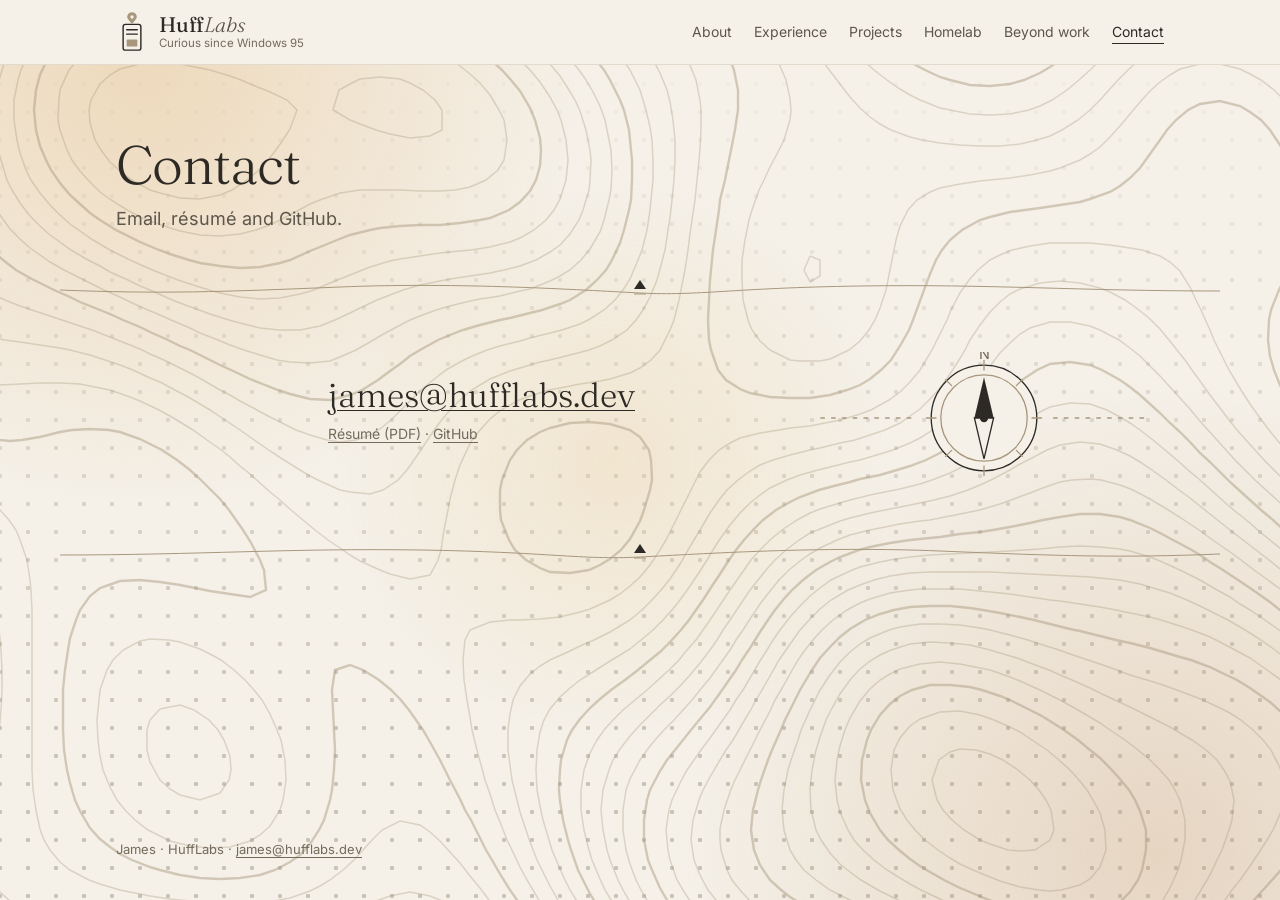
<file: contact/index.html>
<!doctype html>
<html lang="en">
<head>
  <meta charset="utf-8">
  <meta name="viewport" content="width=device-width, initial-scale=1">
  <meta http-equiv="Content-Security-Policy" content="default-src 'none'; script-src 'self'; style-src 'self'; font-src 'self'; img-src 'self'; base-uri 'none'; form-action 'none'">
  <meta name="referrer" content="strict-origin-when-cross-origin">
  <title>Contact | James, HuffLabs</title>
  <meta name="description" content="Contact James by email, or see his résumé and GitHub.">
  <meta name="color-scheme" content="light dark">
  <meta property="og:type" content="website">
  <meta property="og:title" content="Contact | James, HuffLabs">
  <meta property="og:description" content="Contact James by email, or see his résumé and GitHub.">
  <meta property="og:url" content="https://hufflabs.dev/contact/">
  <link rel="canonical" href="https://hufflabs.dev/contact/">
  <link rel="icon" href="/assets/favicon.svg" type="image/svg+xml">
  <link rel="preload" href="/assets/fonts/fraunces.woff2" as="font" type="font/woff2" crossorigin>
  <link rel="stylesheet" href="/assets/style.css">
  <script src="/assets/motion.js" defer></script>
</head>
<body>
  <div class="backdrop" aria-hidden="true">
    <div class="glow g1"></div><div class="glow g2"></div><div class="glow g3"></div>
    <svg viewBox="0 0 1440 900" preserveAspectRatio="xMidYMid slice"><g class="topo-drift"><path class="topo" d="M1005 -10L1020 -4L1036 0L1050 2L1070 1L1080 -2L1100 -9L1102 -10"/><path class="topo" d="M963 -10L978 0L990 8L1000 13L1015 20L1030 25L1050 29L1070 29L1090 25L1101 20L1120 10L1130 3L1140 -4L1149 -10"/><path class="topo" d="M1392 -10L1408 0L1420 10L1430 19L1440 29L1449 40L1450 42"/><path class="topo" d="M931 -10L944 0L956 10L970 20L980 27L990 34L1001 40L1020 49L1030 52L1050 56L1070 57L1090 54L1102 50L1120 41L1130 34L1140 27L1150 19L1162 10L1176 0L1190 -9L1193 -10"/><path class="topo" d="M1349 -10L1360 -5L1371 0L1387 10L1400 19L1410 28L1420 38L1430 49L1438 60L1445 70L1450 79"/><path class="topo major" d="M902 -10L913 0L924 10L935 20L947 30L959 40L970 49L980 56L990 62L1005 70L1020 77L1030 80L1050 85L1070 86L1090 84L1104 80L1120 73L1130 67L1140 60L1152 50L1164 40L1175 30L1188 20L1200 12L1210 6L1224 0L1240 -5L1260 -8L1280 -8L1300 -5L1320 -1L1330 2L1349 10L1360 16L1370 22L1382 30L1394 40L1404 50L1413 60L1421 70L1430 83L1440 100L1445 110L1450 121"/><path class="topo major" d="M-10 721L-4 710L1 700L7 680L10 660L10 650L10 638L8 620L3 600L-1 590L-9 570L-10 568"/><path class="topo" d="M871 -10L882 0L893 10L903 20L913 30L923 40L933 50L943 60L954 70L967 80L980 89L990 95L1000 100L1020 108L1030 110L1050 114L1070 115L1090 114L1109 110L1120 106L1132 100L1147 90L1159 80L1170 70L1180 60L1190 50L1200 41L1210 34L1220 27L1236 20L1250 16L1270 13L1290 13L1310 17L1322 20L1340 27L1350 32L1362 40L1376 50L1387 60L1396 70L1404 80L1411 90L1420 104L1429 120L1433 130L1440 145L1446 160L1450 172"/><path class="topo" d="M36 910L30 900L20 881L16 870L11 850L10 840L10 820L11 810L17 790L21 780L29 760L33 750L40 731L43 720L47 700L49 680L49 660L48 640L44 620L40 602L36 590L30 575L23 560L17 550L10 539L0 524L-10 510L-10 510"/><path class="topo" d="M836 -10L848 0L859 10L869 20L877 30L886 40L894 50L902 60L910 71L920 84L930 97L940 108L950 117L960 124L971 130L990 137L1002 140L1020 143L1040 145L1060 146L1080 146L1100 144L1117 140L1130 136L1142 130L1158 120L1170 110L1180 100L1189 90L1198 80L1208 70L1219 60L1230 52L1240 46L1254 40L1270 36L1290 36L1310 39L1320 42L1338 50L1350 57L1360 64L1370 73L1380 83L1390 95L1400 110L1406 120L1411 130L1420 149L1424 160L1430 177L1434 190L1439 210L1442 220L1446 240L1450 260L1450 261"/><path class="topo" d="M890 256L884 270L890 282L900 276L900 260L890 256"/><path class="topo" d="M104 910L90 901L80 892L72 880L68 870L63 850L63 830L66 810L70 790L72 780L75 760L78 740L80 722L81 710L82 690L82 670L81 650L80 639L78 620L74 600L70 586L64 570L60 560L50 542L43 530L35 520L27 510L19 500L10 490L0 478L-10 467"/><path class="topo" d="M536 910L520 900L510 896L490 892L470 896L459 900L440 907L433 910"/><path class="topo" d="M792 -10L806 0L818 10L828 20L837 30L845 40L852 50L860 66L866 80L870 98L871 110L870 120L864 140L859 150L850 167L844 180L839 190L832 210L829 220L825 240L822 260L822 280L823 300L828 320L832 330L840 341L850 350L870 360L880 361L900 361L910 359L929 350L940 341L949 330L955 320L960 308L966 290L970 270L972 260L976 240L980 226L988 210L997 200L1010 192L1020 188L1040 184L1060 181L1070 180L1090 178L1110 175L1130 171L1140 168L1160 160L1170 154L1180 147L1190 137L1200 126L1210 114L1220 102L1230 91L1240 82L1250 75L1260 69L1280 64L1300 64L1320 69L1330 74L1341 80L1354 90L1364 100L1372 110L1380 121L1390 138L1396 150L1400 161L1406 180L1410 193L1413 210L1416 230L1418 250L1418 270L1417 290L1416 310L1413 330L1412 350L1413 370L1419 390L1424 400L1430 411L1440 425L1450 436"/><path class="topo" d="M577 910L569 900L560 888L550 876L540 863L530 852L520 841L510 832L500 825L480 821L462 830L452 840L443 850L434 860L423 870L410 880L400 886L390 891L370 898L359 900L340 903L320 904L300 904L280 902L260 900L250 899L230 896L210 892L200 890L180 884L169 880L150 870L140 862L130 850L124 840L120 829L116 810L113 790L112 770L112 750L112 730L112 710L112 690L112 670L112 650L112 630L112 610L111 590L110 580L107 560L100 540L96 530L89 520L80 510L70 500L59 490L47 480L36 470L24 460L13 450L2 440L-7 430L-10 427"/><path class="topo major" d="M25 -10L19 0L10 17L4 30L-0 40L-8 60L-10 65"/><path class="topo major" d="M735 -10L750 -2L760 4L770 11L781 20L791 30L800 42L810 59L814 70L818 90L818 110L815 130L811 150L809 160L805 180L800 200L799 210L796 230L793 250L791 270L790 280L789 300L788 320L789 340L791 350L798 370L806 380L820 389L830 393L850 397L870 398L890 398L910 395L927 390L940 385L950 379L961 370L971 360L980 346L989 330L993 320L1000 301L1004 290L1010 274L1016 260L1022 250L1030 240L1042 230L1060 220L1070 217L1090 212L1105 210L1120 208L1140 205L1160 202L1170 199L1190 192L1200 186L1210 178L1220 168L1230 154L1240 140L1247 130L1256 120L1268 110L1280 104L1300 101L1320 106L1330 112L1341 120L1350 130L1360 145L1368 160L1372 170L1377 190L1379 210L1379 230L1375 250L1370 266L1364 280L1359 290L1351 310L1349 320L1348 340L1350 356L1354 370L1360 385L1367 400L1374 410L1380 420L1390 432L1400 444L1410 454L1420 464L1430 473L1440 482L1450 490"/><path class="topo major" d="M603 910L597 900L590 890L580 874L572 860L566 850L560 838L551 820L545 810L540 799L530 780L525 770L520 760L510 742L503 730L496 720L489 710L480 699L470 689L459 680L443 670L430 665L415 670L412 690L413 710L414 730L415 750L414 770L412 790L410 800L404 820L399 830L390 844L380 855L370 862L355 870L340 875L320 878L300 879L280 878L260 875L240 870L230 867L212 860L200 854L190 847L180 839L170 828L160 811L155 800L150 783L147 770L144 750L143 730L143 710L143 690L145 670L148 650L150 638L156 620L160 610L170 596L180 588L200 581L220 580L240 582L260 585L280 589L290 591L310 594L330 597L346 590L344 570L340 560L330 541L323 530L316 520L309 510L300 499L290 489L280 479L270 470L257 460L242 450L230 444L220 439L200 432L189 430L170 429L152 430L140 432L120 437L102 440L90 441L80 440L60 435L48 430L30 420L20 413L10 406L0 397L-10 386"/><path class="topo major" d="M630 428L620 432L607 440L597 450L590 460L582 480L580 490L580 510L581 520L589 540L595 550L606 560L620 568L630 572L650 573L669 570L680 565L690 559L701 550L710 539L720 521L724 510L730 490L732 480L731 460L729 450L720 437L710 430L690 424L670 422L650 423L630 428"/><path class="topo" d="M40 -10L34 0L28 10L20 27L14 40L10 51L3 70L0 80L-6 100L-10 112"/><path class="topo" d="M684 -10L700 -2L710 4L720 10L734 20L745 30L754 40L762 50L770 65L776 80L780 100L781 110L781 130L780 149L779 160L777 180L775 200L772 220L770 234L768 250L765 270L761 290L759 300L754 320L750 330L740 350L731 360L720 368L710 373L690 379L680 381L660 384L640 388L629 390L610 396L599 400L581 410L570 419L560 430L552 440L547 450L540 465L535 480L530 499L528 510L524 530L521 550L518 560L510 575L490 579L470 574L460 570L440 561L430 555L420 548L408 540L395 530L383 520L371 510L360 500L350 492L340 483L330 474L320 466L310 457L300 449L287 440L273 430L260 422L250 416L239 410L220 401L210 397L190 390L180 388L160 384L140 383L120 383L100 384L80 385L60 384L46 380L30 373L20 367L10 359L0 350L-10 338"/><path class="topo" d="M1450 525L1440 517L1430 509L1419 500L1408 490L1396 480L1386 470L1376 460L1366 450L1357 440L1349 430L1340 418L1330 404L1321 390L1315 380L1309 370L1300 352L1294 340L1290 330L1281 310L1276 300L1270 287L1260 271L1250 262L1240 256L1222 250L1210 248L1190 245L1170 243L1150 243L1130 243L1110 246L1092 250L1080 255L1070 260L1058 270L1049 280L1040 293L1031 310L1027 320L1020 334L1012 350L1006 360L1000 370L990 382L980 392L969 400L951 410L940 414L921 420L910 422L890 426L870 428L859 430L840 433L820 438L810 443L799 450L789 460L780 472L771 490L766 500L760 512L751 530L746 540L740 550L730 565L720 577L710 586L700 594L690 600L670 609L660 612L640 617L620 619L600 620L590 620L570 622L550 630L545 640L543 660L544 680L547 700L550 717L552 730L557 750L560 761L565 780L570 794L575 810L580 822L587 840L592 850L600 867L607 880L613 890L620 902L625 910"/><path class="topo" d="M230 639L220 641L203 650L193 660L187 670L180 690L179 700L177 720L178 740L180 756L183 770L190 787L197 800L205 810L215 820L228 830L240 836L250 841L270 846L290 848L310 847L330 841L340 835L350 826L360 810L363 800L366 780L365 760L361 740L357 730L350 714L342 700L334 690L325 680L314 670L301 660L290 654L280 649L260 642L249 640L230 639"/><path class="topo" d="M57 -10L50 0L40 16L33 30L29 40L22 60L18 70L13 90L10 101L5 120L1 140L-1 150L-5 170L-8 190L-10 210L-10 218"/><path class="topo" d="M645 -10L660 -2L670 4L680 10L694 20L706 30L717 40L726 50L733 60L740 73L747 90L750 102L753 120L755 140L755 160L754 180L752 200L750 218L748 230L745 250L740 269L737 280L730 297L723 310L716 320L707 330L692 340L680 346L669 350L650 355L630 360L620 362L600 368L590 371L570 379L560 385L550 391L540 400L530 410L520 422L510 436L501 450L494 460L487 470L478 480L463 490L450 494L430 492L420 490L400 481L390 476L380 470L364 460L350 451L340 444L330 437L320 430L305 420L290 410L280 404L270 398L255 390L240 382L230 378L213 370L200 365L185 360L170 355L150 350L140 348L120 345L100 342L85 340L70 337L50 331L40 327L30 320L18 310L10 300L0 282L-4 270L-9 250L-10 234"/><path class="topo" d="M1450 554L1440 546L1430 537L1420 529L1409 520L1397 510L1386 500L1375 490L1364 480L1354 470L1344 460L1335 450L1326 440L1317 430L1309 420L1300 408L1290 395L1280 381L1272 370L1265 360L1257 350L1249 340L1240 329L1230 319L1219 310L1205 300L1190 292L1180 288L1160 283L1140 281L1120 283L1100 289L1090 294L1080 302L1070 312L1060 325L1050 340L1045 350L1039 360L1030 374L1020 388L1010 399L1000 409L990 416L980 423L965 430L950 435L935 440L920 443L900 448L890 450L870 455L853 460L840 465L830 471L818 480L807 490L799 500L790 513L780 530L774 540L768 550L760 564L750 579L741 590L732 600L722 610L710 620L700 626L690 632L674 640L660 646L650 651L630 660L620 666L610 674L600 686L593 700L590 714L588 730L588 750L590 765L592 780L597 800L600 812L606 830L610 842L617 860L622 870L630 886L638 900L644 910"/><path class="topo" d="M240 709L230 720L227 730L227 750L230 762L240 780L250 789L260 795L280 800L300 793L309 780L311 770L310 756L304 740L298 730L289 720L274 710L260 705L240 709"/><path class="topo" d="M75 -10L67 0L60 10L50 27L44 40L40 50L34 70L30 84L26 100L23 120L20 140L19 150L18 170L18 190L19 210L20 220L26 240L30 251L40 267L50 278L60 286L70 293L85 300L100 306L112 310L130 316L142 320L160 326L172 330L190 337L200 341L220 349L230 354L244 360L260 368L270 373L283 380L300 390L310 395L320 401L337 410L350 417L360 422L376 430L390 435L407 440L420 442L436 440L450 435L460 429L471 420L481 410L491 400L501 390L513 380L526 370L540 362L550 357L567 350L580 346L600 341L610 338L630 333L642 330L660 324L670 319L684 310L695 300L703 290L710 279L718 260L722 250L727 230L730 210L731 200L733 180L733 160L732 140L730 127L726 110L720 90L715 80L710 70L700 56L690 45L680 35L670 27L660 19L647 10L630 0L620 -6L613 -10"/><path class="topo" d="M1450 580L1440 571L1430 562L1420 554L1410 545L1400 537L1390 529L1380 520L1368 510L1357 500L1346 490L1335 480L1325 470L1315 460L1306 450L1297 440L1288 430L1279 420L1270 409L1260 398L1250 387L1240 376L1230 366L1220 356L1210 348L1199 340L1180 330L1170 326L1150 322L1130 322L1110 328L1100 334L1090 343L1080 353L1070 366L1060 379L1052 390L1044 400L1036 410L1025 420L1013 430L1000 438L990 443L973 450L960 454L940 460L930 462L910 467L898 470L880 475L867 480L850 488L840 495L830 503L820 513L810 525L800 539L793 550L787 560L780 571L770 586L760 600L752 610L743 620L733 630L721 640L710 649L700 655L690 661L676 670L660 680L650 688L640 697L630 709L624 720L620 732L617 750L616 770L617 790L620 806L623 820L629 840L632 850L640 869L645 880L650 890L660 906L662 910"/><path class="topo major" d="M96 -10L85 0L77 10L70 20L60 39L55 50L50 66L46 80L43 100L40 120L39 130L39 150L40 170L41 180L45 200L50 215L57 230L64 240L72 250L83 260L96 270L110 278L120 283L134 290L150 297L160 302L180 310L190 314L203 320L220 327L230 332L248 340L260 346L270 350L290 360L300 365L311 370L330 379L340 383L358 390L370 394L390 399L410 400L430 395L442 390L458 380L470 371L480 364L490 356L500 350L518 340L530 335L543 330L560 325L580 320L590 318L610 313L622 310L640 304L650 300L666 290L677 280L686 270L692 260L700 243L704 230L709 210L711 200L712 180L712 160L710 140L709 130L704 110L700 100L690 80L684 70L676 60L667 50L657 40L645 30L632 20L620 12L610 5L600 -1L583 -10"/><path class="topo major" d="M1450 604L1440 594L1430 585L1420 576L1410 568L1400 559L1389 550L1376 540L1364 530L1353 520L1341 510L1330 500L1320 491L1310 482L1300 472L1290 462L1280 453L1270 442L1260 432L1250 423L1240 413L1230 404L1220 395L1210 387L1200 380L1182 370L1170 365L1150 362L1130 364L1117 370L1102 380L1091 390L1082 400L1072 410L1063 420L1052 430L1040 440L1030 447L1020 453L1006 460L990 466L977 470L960 475L940 479L930 482L910 487L899 490L880 497L870 502L856 510L843 520L833 530L824 540L816 550L809 560L800 574L790 589L783 600L776 610L769 620L760 631L750 642L740 652L730 660L718 670L705 680L691 690L680 699L670 708L660 719L652 730L647 740L641 760L640 770L639 790L640 801L643 820L648 840L651 850L658 870L663 880L670 894L680 910"/><path class="topo" d="M121 -10L110 -2L100 7L90 18L82 30L76 40L70 55L65 70L60 90L59 100L57 120L58 140L60 160L62 170L67 190L72 200L80 215L90 229L100 239L110 248L120 255L130 262L144 270L160 278L170 283L184 290L200 297L210 302L228 310L240 315L251 320L270 328L280 333L298 340L310 345L324 350L340 355L357 360L370 362L390 363L410 361L420 357L436 350L450 342L460 336L471 330L490 320L500 316L516 310L530 306L550 301L560 299L580 296L600 291L610 289L630 281L640 276L650 270L661 260L670 249L680 232L684 220L689 200L691 190L692 170L691 150L689 140L685 120L680 106L672 90L666 80L659 70L650 59L640 48L630 39L618 30L605 20L590 10L580 4L570 -1L554 -10"/><path class="topo" d="M1450 627L1440 617L1430 607L1420 598L1410 589L1399 580L1387 570L1375 560L1362 550L1350 540L1340 532L1330 523L1320 515L1310 507L1300 498L1290 489L1280 480L1268 470L1257 460L1245 450L1233 440L1220 430L1210 423L1200 417L1187 410L1170 404L1150 403L1130 407L1120 412L1108 420L1095 430L1083 440L1070 450L1055 460L1040 468L1030 473L1012 480L1000 484L980 489L970 491L950 495L930 500L920 503L900 509L890 513L877 520L862 530L850 540L840 550L831 560L824 570L817 580L810 590L800 605L790 620L783 630L776 640L767 650L759 660L749 670L738 680L727 690L715 700L703 710L693 720L684 730L677 740L670 753L664 770L661 790L661 810L664 830L669 850L672 860L680 879L685 890L691 900L697 910"/><path class="topo" d="M156 -10L140 -3L130 3L120 10L110 20L100 32L90 49L85 60L80 77L77 90L75 110L76 130L78 150L81 160L87 180L92 190L100 203L110 216L120 226L130 235L140 242L151 250L168 260L180 266L190 272L208 280L220 286L230 290L250 299L260 303L279 310L290 314L309 320L320 323L340 328L359 330L370 330L380 330L400 326L415 320L430 313L440 308L457 300L470 295L483 290L500 285L520 281L530 279L550 276L570 273L584 270L600 266L616 260L630 252L640 245L650 234L659 220L663 210L669 190L670 180L671 160L670 150L666 130L660 111L655 100L649 90L640 76L630 64L620 54L610 45L600 37L590 29L577 20L561 10L550 4L540 -1L523 -10"/><path class="topo" d="M1450 651L1441 640L1431 630L1421 620L1410 610L1400 601L1390 593L1380 585L1370 577L1360 569L1349 560L1336 550L1323 540L1310 530L1300 522L1290 514L1280 506L1270 498L1259 490L1246 480L1232 470L1220 462L1210 456L1197 450L1180 444L1160 442L1140 445L1127 450L1110 459L1100 464L1090 470L1071 480L1060 485L1048 490L1030 496L1014 500L1000 503L980 507L965 510L950 513L930 518L920 521L900 529L890 533L879 540L866 550L855 560L846 570L838 580L830 590L820 605L810 620L803 630L797 640L790 650L780 663L770 675L760 686L750 696L740 705L730 715L720 725L710 736L700 749L693 760L689 770L683 790L681 810L683 830L687 850L690 860L698 880L703 890L710 902L715 910"/><path class="topo" d="M229 -10L210 -7L190 -3L179 0L160 7L150 12L137 20L125 30L116 40L110 50L101 70L98 80L94 100L94 120L97 140L100 153L106 170L111 180L120 193L130 205L140 215L150 224L160 231L173 240L190 250L200 255L210 260L230 269L240 273L258 280L270 284L289 290L300 293L320 297L340 299L360 298L380 294L394 290L410 283L420 279L440 271L450 267L470 261L480 259L500 256L520 253L540 251L551 250L570 247L590 242L600 238L614 230L626 220L634 210L640 199L646 180L648 160L646 140L641 120L637 110L630 97L620 82L610 70L600 60L590 51L580 43L570 35L560 29L546 20L530 11L520 6L508 0L490 -8L484 -10"/><path class="topo" d="M1450 675L1440 662L1430 651L1420 640L1410 631L1400 622L1390 613L1380 605L1370 597L1360 589L1348 580L1334 570L1321 560L1310 552L1300 545L1290 538L1279 530L1264 520L1250 511L1240 505L1230 499L1213 490L1200 485L1181 480L1170 479L1152 480L1140 482L1120 489L1110 493L1091 500L1080 504L1060 510L1050 512L1030 516L1010 520L1000 521L980 524L960 528L950 530L930 535L917 540L900 548L890 554L880 561L869 570L859 580L850 591L840 604L830 619L823 630L816 640L810 650L800 664L790 678L780 690L772 700L763 710L754 720L744 730L735 740L727 750L720 760L710 779L706 790L703 810L703 830L706 850L710 864L716 880L721 890L730 905L734 910"/><path class="topo major" d="M340 -1L330 0L310 3L290 5L270 7L250 8L230 10L220 11L200 14L180 20L170 24L157 30L144 40L134 50L127 60L120 75L116 90L114 110L116 130L120 146L126 160L131 170L140 183L150 195L160 204L170 213L180 220L196 230L210 237L220 242L239 250L250 254L269 260L280 263L300 266L320 268L340 267L360 263L370 260L390 251L400 247L417 240L430 235L450 230L460 228L480 226L500 225L520 225L540 223L560 220L570 218L589 210L600 202L610 191L616 180L620 166L621 150L620 138L615 120L610 108L600 91L591 80L582 70L571 60L560 51L550 44L540 38L527 30L510 21L500 17L483 10L470 5L451 0L440 -2L420 -5L400 -6L380 -6L360 -4L340 -1"/><path class="topo major" d="M1450 702L1442 690L1435 680L1426 670L1417 660L1408 650L1397 640L1385 630L1373 620L1360 610L1350 602L1340 595L1330 588L1318 580L1303 570L1290 562L1280 555L1270 549L1253 540L1240 533L1230 528L1210 520L1200 517L1180 514L1160 514L1140 517L1123 520L1110 523L1090 527L1073 530L1060 532L1040 534L1020 537L1000 539L990 540L970 543L950 547L939 550L920 557L910 562L896 570L883 580L872 590L863 600L855 610L848 620L840 632L830 648L822 660L816 670L809 680L800 693L790 707L780 719L771 730L763 740L755 750L747 760L740 771L730 790L727 800L724 820L724 840L728 860L732 870L740 888L747 900L754 910"/><path class="topo" d="M360 30L350 31L330 33L310 33L290 33L270 32L250 32L230 33L210 35L191 40L180 44L170 50L158 60L149 70L140 90L139 100L138 120L140 130L147 150L152 160L160 171L170 182L180 192L191 200L207 210L220 217L230 221L250 228L260 231L280 235L300 236L320 234L336 230L350 225L360 220L379 210L390 204L400 200L420 193L440 190L450 190L470 190L480 190L500 191L520 191L535 190L550 187L566 180L578 170L584 160L587 140L584 120L579 110L570 95L560 83L550 74L540 66L530 59L516 50L500 42L490 38L470 31L460 29L440 26L420 24L400 25L380 27L360 30"/><path class="topo" d="M1450 737L1442 720L1436 710L1430 700L1420 687L1410 676L1400 665L1390 656L1380 647L1370 639L1359 630L1345 620L1330 610L1320 604L1310 597L1297 590L1280 580L1270 575L1260 570L1240 561L1230 557L1210 551L1200 549L1180 547L1160 546L1140 547L1120 549L1105 550L1090 551L1070 552L1050 553L1030 554L1010 555L990 557L970 560L960 562L940 567L930 571L911 580L900 588L890 596L880 606L870 617L860 630L853 640L847 650L840 661L830 678L823 690L816 700L810 710L800 724L790 738L781 750L774 760L767 770L760 783L752 800L749 810L746 830L748 850L750 860L757 880L763 890L770 901L777 910"/><path class="topo" d="M1450 858L1443 870L1435 880L1427 890L1417 900L1406 910"/><path class="topo" d="M200 69L190 75L180 84L171 100L169 110L170 123L175 140L181 150L190 162L200 171L212 180L230 190L240 193L260 198L280 199L300 195L312 190L327 180L339 170L348 160L356 150L363 140L370 129L377 110L367 100L350 92L340 88L321 80L310 76L290 70L280 68L260 64L240 63L220 64L200 69"/><path class="topo" d="M440 79L430 84L419 90L413 110L430 120L440 124L456 130L470 134L490 138L510 136L522 130L522 110L515 100L503 90L490 83L480 79L460 77L440 79"/><path class="topo" d="M1380 910L1390 901L1400 891L1410 881L1419 870L1427 860L1433 850L1440 833L1443 820L1446 800L1444 780L1440 760L1437 750L1430 734L1422 720L1415 710L1408 700L1400 690L1390 680L1379 670L1368 660L1355 650L1341 640L1330 633L1320 627L1308 620L1290 611L1280 606L1267 600L1250 593L1240 590L1220 584L1200 580L1190 579L1170 577L1150 576L1130 575L1110 574L1090 573L1070 572L1050 572L1030 572L1010 572L990 573L970 576L954 580L940 585L928 590L911 600L900 609L890 619L880 630L873 640L866 650L859 660L850 676L842 690L836 700L830 711L820 728L813 740L806 750L800 760L790 777L783 790L779 800L773 820L771 840L774 860L780 875L788 890L796 900L805 910"/><path class="topo" d="M1353 910L1363 900L1373 890L1383 880L1392 870L1401 860L1410 846L1418 830L1421 820L1425 800L1424 780L1420 763L1415 750L1410 738L1400 722L1391 710L1382 700L1372 690L1361 680L1350 672L1340 665L1330 658L1315 650L1300 642L1290 637L1272 630L1260 626L1241 620L1230 617L1210 613L1196 610L1180 607L1160 604L1140 601L1130 600L1110 597L1090 594L1070 592L1050 590L1040 589L1020 589L1000 589L990 590L970 593L950 599L940 603L927 610L913 620L902 630L893 640L885 650L878 660L870 674L861 690L855 700L850 711L840 730L835 740L830 750L820 770L815 780L810 792L804 810L800 829L800 840L801 850L807 870L812 880L820 890L830 901L842 910"/><path class="topo major" d="M1326 910L1334 900L1343 890L1352 880L1361 870L1370 859L1380 846L1390 830L1394 820L1399 800L1398 780L1393 760L1389 750L1380 735L1370 722L1360 711L1350 702L1340 695L1330 688L1317 680L1300 672L1290 667L1271 660L1260 657L1240 651L1230 648L1210 643L1196 640L1180 636L1160 631L1150 629L1130 624L1114 620L1100 617L1080 613L1063 610L1050 608L1030 606L1010 606L990 607L974 610L960 614L945 620L930 629L920 637L910 647L900 658L892 670L886 680L880 690L870 710L865 720L860 732L852 750L848 760L841 780L838 790L833 810L831 830L834 850L840 865L850 880L860 889L870 897L880 903L895 910"/><path class="topo" d="M1298 910L1305 900L1312 890L1320 880L1330 866L1340 851L1347 840L1353 830L1360 814L1363 800L1363 780L1360 768L1351 750L1343 740L1333 730L1321 720L1310 713L1300 708L1283 700L1270 695L1257 690L1240 684L1227 680L1210 675L1197 670L1180 664L1168 660L1150 654L1139 650L1120 644L1108 640L1090 635L1070 630L1060 628L1040 625L1020 624L1000 624L980 627L969 630L950 638L940 644L930 652L920 662L910 675L900 690L895 700L890 710L881 730L878 740L871 760L868 770L864 790L862 810L864 830L870 850L876 860L884 870L896 880L910 890L920 895L930 900L950 909L953 910"/><path class="topo" d="M1268 910L1275 900L1281 890L1290 875L1297 860L1302 850L1309 830L1312 820L1314 800L1310 781L1304 770L1297 760L1286 750L1272 740L1260 733L1250 727L1236 720L1220 712L1210 707L1195 700L1180 693L1170 688L1152 680L1140 675L1129 670L1110 663L1100 659L1080 653L1070 650L1050 645L1030 643L1010 642L990 644L971 650L960 655L950 661L939 670L930 680L920 694L911 710L906 720L900 737L896 750L892 770L890 790L891 810L896 830L901 840L910 853L920 864L930 872L941 880L958 890L970 896L980 901L1000 910L1001 910"/><path class="topo" d="M1235 910L1243 900L1250 888L1258 870L1261 860L1265 840L1265 820L1260 800L1255 790L1249 780L1240 770L1230 760L1218 750L1205 740L1190 730L1180 723L1170 717L1158 710L1140 700L1130 695L1120 690L1100 681L1090 677L1070 670L1060 668L1040 664L1020 662L1000 664L980 669L970 674L960 680L949 690L940 701L930 718L925 730L920 746L917 760L915 780L917 800L920 812L928 830L934 840L943 850L954 860L967 870L980 878L990 884L1001 890L1020 899L1030 904L1045 910"/><path class="topo major" d="M1187 910L1200 902L1210 892L1218 880L1222 870L1226 850L1226 830L1220 811L1215 800L1209 790L1200 779L1190 768L1180 758L1170 750L1158 740L1144 730L1130 721L1120 715L1110 710L1090 700L1080 696L1062 690L1050 687L1030 685L1010 685L992 690L980 696L970 704L960 715L951 730L947 740L942 760L941 780L945 800L950 813L960 830L968 840L979 850L990 859L1000 866L1010 872L1024 880L1040 888L1050 892L1069 900L1080 904L1099 910"/><path class="topo" d="M1000 719L990 726L980 738L974 750L971 770L973 790L980 809L987 820L995 830L1005 840L1018 850L1030 858L1040 864L1053 870L1070 877L1080 881L1100 887L1119 890L1130 891L1141 890L1160 885L1170 879L1180 867L1186 850L1185 830L1180 813L1173 800L1167 790L1159 780L1150 770L1139 760L1127 750L1112 740L1100 732L1090 727L1074 720L1060 715L1040 711L1020 712L1000 719"/><path class="topo" d="M1040 749L1030 752L1019 760L1012 780L1017 800L1023 810L1032 820L1044 830L1060 840L1070 844L1088 850L1100 851L1115 850L1130 840L1134 830L1131 810L1126 800L1119 790L1110 780L1098 770L1083 760L1070 754L1056 750L1040 749"/></g></svg>
  </div>
  <a class="skip" href="#main">Skip to content</a>

  <svg class="sprite" width="0" height="0" aria-hidden="true">
    <defs>
      <g id="wave">
        <path class="trail" d="M0 15C140 15 230 8 360 10S520 20 580 17 760 6 880 11 1060 18 1160 14"/>
        <path class="wave-node" d="M574 13l6-9 6 9z"/>
        <path class="trail-tick" d="M574 18h12"/>
      </g>
    </defs>
  </svg>

  <header class="top">
    <a class="brand" href="/">
      <svg class="mark" viewBox="0 0 36 44" width="32" height="39" aria-hidden="true">
        <path class="mark-pin" d="M18 13.2C18 13.2 12.6 8.1 12.6 5.6A5.4 5.4 0 0 1 23.4 5.6C23.4 8.1 18 13.2 18 13.2Z"/>
        <circle class="mark-hole" cx="18" cy="5.6" r="1.9"/>
        <rect class="mark-case" x="8" y="14" width="20" height="29" rx="2.5"/>
        <path class="mark-case" d="M12 20h12M12 25h12"/>
        <rect class="mark-fill" x="12" y="31" width="12" height="8" rx="1"/>
      </svg>
      <span class="brand-text">
        <span class="wordmark">Huff<i>Labs</i></span>
        <span class="slogan">Curious since Windows 95</span>
      </span>
    </a>
    <nav aria-label="Main">
      <a href="/about/">About</a>
      <a href="/experience/">Experience</a>
      <a href="/projects/">Projects</a>
      <a href="/homelab/">Homelab</a>
      <a href="/beyond/">Beyond work</a>
      <a href="/contact/" aria-current="page">Contact</a>
    </nav>
  </header>

  <main id="main">
    <div class="page-head">
      <h1>Contact</h1>
      <p class="lede">Email, résumé and GitHub.</p>
    </div>

    <svg class="wave flip" viewBox="0 0 1160 28" preserveAspectRatio="xMidYMid slice" aria-hidden="true"><use href="#wave"/></svg>

    <section id="contact">
      <div class="side"></div>
      <div class="contact">
        <div>
        <p class="email"><a href="mailto:james@hufflabs.dev">james@hufflabs.dev</a></p>
        <p class="note"><a href="/assets/James_Huffman_Resume.pdf">Résumé (PDF)</a> · <a href="https://github.com/n0rthstar88">GitHub</a></p>
        </div>
        <svg class="art closing" viewBox="0 0 300 110" aria-hidden="true">
          <circle class="ink plain" cx="150" cy="55" r="44"/>
          <circle cx="150" cy="55" r="36"/>
          <path d="M150 7V15M150 95V103M102 55H110M190 55H198M118 23l5 5M182 87l-5-5M182 23l-5 5M118 87l5-5"/>
          <path class="solid" d="M150 21 158 55H142Z"/>
          <path class="ink plain" d="M150 89 142 55H158Z"/>
          <circle class="solid" cx="150" cy="55" r="3.5"/>
          <text x="150" y="6" text-anchor="middle" class="cmp">N</text>
          <path d="M14 55H92M208 55H286" stroke-dasharray="3 6"/>
        </svg>
      </div>
    </section>

    <svg class="wave" viewBox="0 0 1160 28" preserveAspectRatio="xMidYMid slice" aria-hidden="true"><use href="#wave"/></svg>
  </main>

  <footer>James · HuffLabs · <a href="mailto:james@hufflabs.dev">james@hufflabs.dev</a></footer>
</body>
</html>
</file>
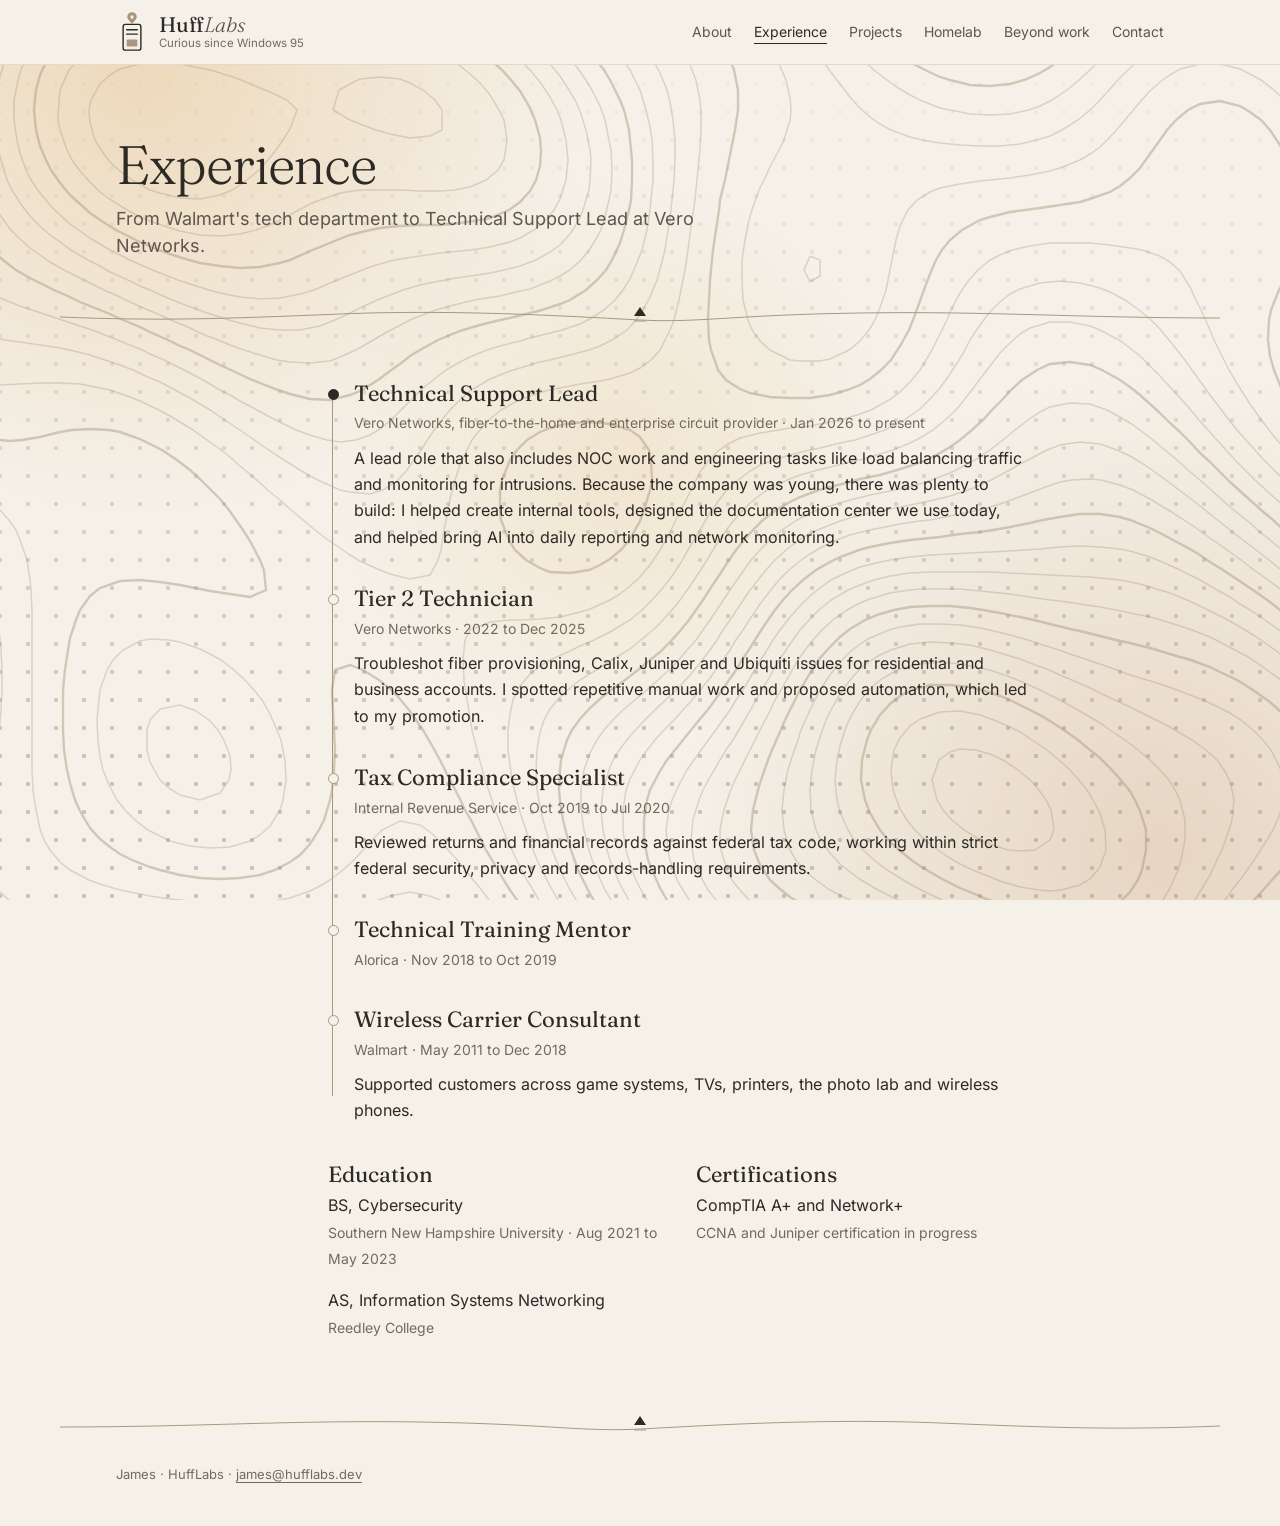
<file: experience/index.html>
<!doctype html>
<html lang="en">
<head>
  <meta charset="utf-8">
  <meta name="viewport" content="width=device-width, initial-scale=1">
  <meta http-equiv="Content-Security-Policy" content="default-src 'none'; script-src 'self'; style-src 'self'; font-src 'self'; img-src 'self'; base-uri 'none'; form-action 'none'">
  <meta name="referrer" content="strict-origin-when-cross-origin">
  <title>Experience | James, HuffLabs</title>
  <meta name="description" content="James's work history, education and certifications, from Walmart's tech department to Technical Support Lead at Vero Networks.">
  <meta name="color-scheme" content="light dark">
  <meta property="og:type" content="website">
  <meta property="og:title" content="Experience | James, HuffLabs">
  <meta property="og:description" content="James's work history, education and certifications, from Walmart's tech department to Technical Support Lead at Vero Networks.">
  <meta property="og:url" content="https://hufflabs.dev/experience/">
  <link rel="canonical" href="https://hufflabs.dev/experience/">
  <link rel="icon" href="/assets/favicon.svg" type="image/svg+xml">
  <link rel="preload" href="/assets/fonts/fraunces.woff2" as="font" type="font/woff2" crossorigin>
  <link rel="stylesheet" href="/assets/style.css">
  <script src="/assets/motion.js" defer></script>
</head>
<body>
  <div class="backdrop" aria-hidden="true">
    <div class="glow g1"></div><div class="glow g2"></div><div class="glow g3"></div>
    <svg viewBox="0 0 1440 900" preserveAspectRatio="xMidYMid slice"><g class="topo-drift"><path class="topo" d="M1005 -10L1020 -4L1036 0L1050 2L1070 1L1080 -2L1100 -9L1102 -10"/><path class="topo" d="M963 -10L978 0L990 8L1000 13L1015 20L1030 25L1050 29L1070 29L1090 25L1101 20L1120 10L1130 3L1140 -4L1149 -10"/><path class="topo" d="M1392 -10L1408 0L1420 10L1430 19L1440 29L1449 40L1450 42"/><path class="topo" d="M931 -10L944 0L956 10L970 20L980 27L990 34L1001 40L1020 49L1030 52L1050 56L1070 57L1090 54L1102 50L1120 41L1130 34L1140 27L1150 19L1162 10L1176 0L1190 -9L1193 -10"/><path class="topo" d="M1349 -10L1360 -5L1371 0L1387 10L1400 19L1410 28L1420 38L1430 49L1438 60L1445 70L1450 79"/><path class="topo major" d="M902 -10L913 0L924 10L935 20L947 30L959 40L970 49L980 56L990 62L1005 70L1020 77L1030 80L1050 85L1070 86L1090 84L1104 80L1120 73L1130 67L1140 60L1152 50L1164 40L1175 30L1188 20L1200 12L1210 6L1224 0L1240 -5L1260 -8L1280 -8L1300 -5L1320 -1L1330 2L1349 10L1360 16L1370 22L1382 30L1394 40L1404 50L1413 60L1421 70L1430 83L1440 100L1445 110L1450 121"/><path class="topo major" d="M-10 721L-4 710L1 700L7 680L10 660L10 650L10 638L8 620L3 600L-1 590L-9 570L-10 568"/><path class="topo" d="M871 -10L882 0L893 10L903 20L913 30L923 40L933 50L943 60L954 70L967 80L980 89L990 95L1000 100L1020 108L1030 110L1050 114L1070 115L1090 114L1109 110L1120 106L1132 100L1147 90L1159 80L1170 70L1180 60L1190 50L1200 41L1210 34L1220 27L1236 20L1250 16L1270 13L1290 13L1310 17L1322 20L1340 27L1350 32L1362 40L1376 50L1387 60L1396 70L1404 80L1411 90L1420 104L1429 120L1433 130L1440 145L1446 160L1450 172"/><path class="topo" d="M36 910L30 900L20 881L16 870L11 850L10 840L10 820L11 810L17 790L21 780L29 760L33 750L40 731L43 720L47 700L49 680L49 660L48 640L44 620L40 602L36 590L30 575L23 560L17 550L10 539L0 524L-10 510L-10 510"/><path class="topo" d="M836 -10L848 0L859 10L869 20L877 30L886 40L894 50L902 60L910 71L920 84L930 97L940 108L950 117L960 124L971 130L990 137L1002 140L1020 143L1040 145L1060 146L1080 146L1100 144L1117 140L1130 136L1142 130L1158 120L1170 110L1180 100L1189 90L1198 80L1208 70L1219 60L1230 52L1240 46L1254 40L1270 36L1290 36L1310 39L1320 42L1338 50L1350 57L1360 64L1370 73L1380 83L1390 95L1400 110L1406 120L1411 130L1420 149L1424 160L1430 177L1434 190L1439 210L1442 220L1446 240L1450 260L1450 261"/><path class="topo" d="M890 256L884 270L890 282L900 276L900 260L890 256"/><path class="topo" d="M104 910L90 901L80 892L72 880L68 870L63 850L63 830L66 810L70 790L72 780L75 760L78 740L80 722L81 710L82 690L82 670L81 650L80 639L78 620L74 600L70 586L64 570L60 560L50 542L43 530L35 520L27 510L19 500L10 490L0 478L-10 467"/><path class="topo" d="M536 910L520 900L510 896L490 892L470 896L459 900L440 907L433 910"/><path class="topo" d="M792 -10L806 0L818 10L828 20L837 30L845 40L852 50L860 66L866 80L870 98L871 110L870 120L864 140L859 150L850 167L844 180L839 190L832 210L829 220L825 240L822 260L822 280L823 300L828 320L832 330L840 341L850 350L870 360L880 361L900 361L910 359L929 350L940 341L949 330L955 320L960 308L966 290L970 270L972 260L976 240L980 226L988 210L997 200L1010 192L1020 188L1040 184L1060 181L1070 180L1090 178L1110 175L1130 171L1140 168L1160 160L1170 154L1180 147L1190 137L1200 126L1210 114L1220 102L1230 91L1240 82L1250 75L1260 69L1280 64L1300 64L1320 69L1330 74L1341 80L1354 90L1364 100L1372 110L1380 121L1390 138L1396 150L1400 161L1406 180L1410 193L1413 210L1416 230L1418 250L1418 270L1417 290L1416 310L1413 330L1412 350L1413 370L1419 390L1424 400L1430 411L1440 425L1450 436"/><path class="topo" d="M577 910L569 900L560 888L550 876L540 863L530 852L520 841L510 832L500 825L480 821L462 830L452 840L443 850L434 860L423 870L410 880L400 886L390 891L370 898L359 900L340 903L320 904L300 904L280 902L260 900L250 899L230 896L210 892L200 890L180 884L169 880L150 870L140 862L130 850L124 840L120 829L116 810L113 790L112 770L112 750L112 730L112 710L112 690L112 670L112 650L112 630L112 610L111 590L110 580L107 560L100 540L96 530L89 520L80 510L70 500L59 490L47 480L36 470L24 460L13 450L2 440L-7 430L-10 427"/><path class="topo major" d="M25 -10L19 0L10 17L4 30L-0 40L-8 60L-10 65"/><path class="topo major" d="M735 -10L750 -2L760 4L770 11L781 20L791 30L800 42L810 59L814 70L818 90L818 110L815 130L811 150L809 160L805 180L800 200L799 210L796 230L793 250L791 270L790 280L789 300L788 320L789 340L791 350L798 370L806 380L820 389L830 393L850 397L870 398L890 398L910 395L927 390L940 385L950 379L961 370L971 360L980 346L989 330L993 320L1000 301L1004 290L1010 274L1016 260L1022 250L1030 240L1042 230L1060 220L1070 217L1090 212L1105 210L1120 208L1140 205L1160 202L1170 199L1190 192L1200 186L1210 178L1220 168L1230 154L1240 140L1247 130L1256 120L1268 110L1280 104L1300 101L1320 106L1330 112L1341 120L1350 130L1360 145L1368 160L1372 170L1377 190L1379 210L1379 230L1375 250L1370 266L1364 280L1359 290L1351 310L1349 320L1348 340L1350 356L1354 370L1360 385L1367 400L1374 410L1380 420L1390 432L1400 444L1410 454L1420 464L1430 473L1440 482L1450 490"/><path class="topo major" d="M603 910L597 900L590 890L580 874L572 860L566 850L560 838L551 820L545 810L540 799L530 780L525 770L520 760L510 742L503 730L496 720L489 710L480 699L470 689L459 680L443 670L430 665L415 670L412 690L413 710L414 730L415 750L414 770L412 790L410 800L404 820L399 830L390 844L380 855L370 862L355 870L340 875L320 878L300 879L280 878L260 875L240 870L230 867L212 860L200 854L190 847L180 839L170 828L160 811L155 800L150 783L147 770L144 750L143 730L143 710L143 690L145 670L148 650L150 638L156 620L160 610L170 596L180 588L200 581L220 580L240 582L260 585L280 589L290 591L310 594L330 597L346 590L344 570L340 560L330 541L323 530L316 520L309 510L300 499L290 489L280 479L270 470L257 460L242 450L230 444L220 439L200 432L189 430L170 429L152 430L140 432L120 437L102 440L90 441L80 440L60 435L48 430L30 420L20 413L10 406L0 397L-10 386"/><path class="topo major" d="M630 428L620 432L607 440L597 450L590 460L582 480L580 490L580 510L581 520L589 540L595 550L606 560L620 568L630 572L650 573L669 570L680 565L690 559L701 550L710 539L720 521L724 510L730 490L732 480L731 460L729 450L720 437L710 430L690 424L670 422L650 423L630 428"/><path class="topo" d="M40 -10L34 0L28 10L20 27L14 40L10 51L3 70L0 80L-6 100L-10 112"/><path class="topo" d="M684 -10L700 -2L710 4L720 10L734 20L745 30L754 40L762 50L770 65L776 80L780 100L781 110L781 130L780 149L779 160L777 180L775 200L772 220L770 234L768 250L765 270L761 290L759 300L754 320L750 330L740 350L731 360L720 368L710 373L690 379L680 381L660 384L640 388L629 390L610 396L599 400L581 410L570 419L560 430L552 440L547 450L540 465L535 480L530 499L528 510L524 530L521 550L518 560L510 575L490 579L470 574L460 570L440 561L430 555L420 548L408 540L395 530L383 520L371 510L360 500L350 492L340 483L330 474L320 466L310 457L300 449L287 440L273 430L260 422L250 416L239 410L220 401L210 397L190 390L180 388L160 384L140 383L120 383L100 384L80 385L60 384L46 380L30 373L20 367L10 359L0 350L-10 338"/><path class="topo" d="M1450 525L1440 517L1430 509L1419 500L1408 490L1396 480L1386 470L1376 460L1366 450L1357 440L1349 430L1340 418L1330 404L1321 390L1315 380L1309 370L1300 352L1294 340L1290 330L1281 310L1276 300L1270 287L1260 271L1250 262L1240 256L1222 250L1210 248L1190 245L1170 243L1150 243L1130 243L1110 246L1092 250L1080 255L1070 260L1058 270L1049 280L1040 293L1031 310L1027 320L1020 334L1012 350L1006 360L1000 370L990 382L980 392L969 400L951 410L940 414L921 420L910 422L890 426L870 428L859 430L840 433L820 438L810 443L799 450L789 460L780 472L771 490L766 500L760 512L751 530L746 540L740 550L730 565L720 577L710 586L700 594L690 600L670 609L660 612L640 617L620 619L600 620L590 620L570 622L550 630L545 640L543 660L544 680L547 700L550 717L552 730L557 750L560 761L565 780L570 794L575 810L580 822L587 840L592 850L600 867L607 880L613 890L620 902L625 910"/><path class="topo" d="M230 639L220 641L203 650L193 660L187 670L180 690L179 700L177 720L178 740L180 756L183 770L190 787L197 800L205 810L215 820L228 830L240 836L250 841L270 846L290 848L310 847L330 841L340 835L350 826L360 810L363 800L366 780L365 760L361 740L357 730L350 714L342 700L334 690L325 680L314 670L301 660L290 654L280 649L260 642L249 640L230 639"/><path class="topo" d="M57 -10L50 0L40 16L33 30L29 40L22 60L18 70L13 90L10 101L5 120L1 140L-1 150L-5 170L-8 190L-10 210L-10 218"/><path class="topo" d="M645 -10L660 -2L670 4L680 10L694 20L706 30L717 40L726 50L733 60L740 73L747 90L750 102L753 120L755 140L755 160L754 180L752 200L750 218L748 230L745 250L740 269L737 280L730 297L723 310L716 320L707 330L692 340L680 346L669 350L650 355L630 360L620 362L600 368L590 371L570 379L560 385L550 391L540 400L530 410L520 422L510 436L501 450L494 460L487 470L478 480L463 490L450 494L430 492L420 490L400 481L390 476L380 470L364 460L350 451L340 444L330 437L320 430L305 420L290 410L280 404L270 398L255 390L240 382L230 378L213 370L200 365L185 360L170 355L150 350L140 348L120 345L100 342L85 340L70 337L50 331L40 327L30 320L18 310L10 300L0 282L-4 270L-9 250L-10 234"/><path class="topo" d="M1450 554L1440 546L1430 537L1420 529L1409 520L1397 510L1386 500L1375 490L1364 480L1354 470L1344 460L1335 450L1326 440L1317 430L1309 420L1300 408L1290 395L1280 381L1272 370L1265 360L1257 350L1249 340L1240 329L1230 319L1219 310L1205 300L1190 292L1180 288L1160 283L1140 281L1120 283L1100 289L1090 294L1080 302L1070 312L1060 325L1050 340L1045 350L1039 360L1030 374L1020 388L1010 399L1000 409L990 416L980 423L965 430L950 435L935 440L920 443L900 448L890 450L870 455L853 460L840 465L830 471L818 480L807 490L799 500L790 513L780 530L774 540L768 550L760 564L750 579L741 590L732 600L722 610L710 620L700 626L690 632L674 640L660 646L650 651L630 660L620 666L610 674L600 686L593 700L590 714L588 730L588 750L590 765L592 780L597 800L600 812L606 830L610 842L617 860L622 870L630 886L638 900L644 910"/><path class="topo" d="M240 709L230 720L227 730L227 750L230 762L240 780L250 789L260 795L280 800L300 793L309 780L311 770L310 756L304 740L298 730L289 720L274 710L260 705L240 709"/><path class="topo" d="M75 -10L67 0L60 10L50 27L44 40L40 50L34 70L30 84L26 100L23 120L20 140L19 150L18 170L18 190L19 210L20 220L26 240L30 251L40 267L50 278L60 286L70 293L85 300L100 306L112 310L130 316L142 320L160 326L172 330L190 337L200 341L220 349L230 354L244 360L260 368L270 373L283 380L300 390L310 395L320 401L337 410L350 417L360 422L376 430L390 435L407 440L420 442L436 440L450 435L460 429L471 420L481 410L491 400L501 390L513 380L526 370L540 362L550 357L567 350L580 346L600 341L610 338L630 333L642 330L660 324L670 319L684 310L695 300L703 290L710 279L718 260L722 250L727 230L730 210L731 200L733 180L733 160L732 140L730 127L726 110L720 90L715 80L710 70L700 56L690 45L680 35L670 27L660 19L647 10L630 0L620 -6L613 -10"/><path class="topo" d="M1450 580L1440 571L1430 562L1420 554L1410 545L1400 537L1390 529L1380 520L1368 510L1357 500L1346 490L1335 480L1325 470L1315 460L1306 450L1297 440L1288 430L1279 420L1270 409L1260 398L1250 387L1240 376L1230 366L1220 356L1210 348L1199 340L1180 330L1170 326L1150 322L1130 322L1110 328L1100 334L1090 343L1080 353L1070 366L1060 379L1052 390L1044 400L1036 410L1025 420L1013 430L1000 438L990 443L973 450L960 454L940 460L930 462L910 467L898 470L880 475L867 480L850 488L840 495L830 503L820 513L810 525L800 539L793 550L787 560L780 571L770 586L760 600L752 610L743 620L733 630L721 640L710 649L700 655L690 661L676 670L660 680L650 688L640 697L630 709L624 720L620 732L617 750L616 770L617 790L620 806L623 820L629 840L632 850L640 869L645 880L650 890L660 906L662 910"/><path class="topo major" d="M96 -10L85 0L77 10L70 20L60 39L55 50L50 66L46 80L43 100L40 120L39 130L39 150L40 170L41 180L45 200L50 215L57 230L64 240L72 250L83 260L96 270L110 278L120 283L134 290L150 297L160 302L180 310L190 314L203 320L220 327L230 332L248 340L260 346L270 350L290 360L300 365L311 370L330 379L340 383L358 390L370 394L390 399L410 400L430 395L442 390L458 380L470 371L480 364L490 356L500 350L518 340L530 335L543 330L560 325L580 320L590 318L610 313L622 310L640 304L650 300L666 290L677 280L686 270L692 260L700 243L704 230L709 210L711 200L712 180L712 160L710 140L709 130L704 110L700 100L690 80L684 70L676 60L667 50L657 40L645 30L632 20L620 12L610 5L600 -1L583 -10"/><path class="topo major" d="M1450 604L1440 594L1430 585L1420 576L1410 568L1400 559L1389 550L1376 540L1364 530L1353 520L1341 510L1330 500L1320 491L1310 482L1300 472L1290 462L1280 453L1270 442L1260 432L1250 423L1240 413L1230 404L1220 395L1210 387L1200 380L1182 370L1170 365L1150 362L1130 364L1117 370L1102 380L1091 390L1082 400L1072 410L1063 420L1052 430L1040 440L1030 447L1020 453L1006 460L990 466L977 470L960 475L940 479L930 482L910 487L899 490L880 497L870 502L856 510L843 520L833 530L824 540L816 550L809 560L800 574L790 589L783 600L776 610L769 620L760 631L750 642L740 652L730 660L718 670L705 680L691 690L680 699L670 708L660 719L652 730L647 740L641 760L640 770L639 790L640 801L643 820L648 840L651 850L658 870L663 880L670 894L680 910"/><path class="topo" d="M121 -10L110 -2L100 7L90 18L82 30L76 40L70 55L65 70L60 90L59 100L57 120L58 140L60 160L62 170L67 190L72 200L80 215L90 229L100 239L110 248L120 255L130 262L144 270L160 278L170 283L184 290L200 297L210 302L228 310L240 315L251 320L270 328L280 333L298 340L310 345L324 350L340 355L357 360L370 362L390 363L410 361L420 357L436 350L450 342L460 336L471 330L490 320L500 316L516 310L530 306L550 301L560 299L580 296L600 291L610 289L630 281L640 276L650 270L661 260L670 249L680 232L684 220L689 200L691 190L692 170L691 150L689 140L685 120L680 106L672 90L666 80L659 70L650 59L640 48L630 39L618 30L605 20L590 10L580 4L570 -1L554 -10"/><path class="topo" d="M1450 627L1440 617L1430 607L1420 598L1410 589L1399 580L1387 570L1375 560L1362 550L1350 540L1340 532L1330 523L1320 515L1310 507L1300 498L1290 489L1280 480L1268 470L1257 460L1245 450L1233 440L1220 430L1210 423L1200 417L1187 410L1170 404L1150 403L1130 407L1120 412L1108 420L1095 430L1083 440L1070 450L1055 460L1040 468L1030 473L1012 480L1000 484L980 489L970 491L950 495L930 500L920 503L900 509L890 513L877 520L862 530L850 540L840 550L831 560L824 570L817 580L810 590L800 605L790 620L783 630L776 640L767 650L759 660L749 670L738 680L727 690L715 700L703 710L693 720L684 730L677 740L670 753L664 770L661 790L661 810L664 830L669 850L672 860L680 879L685 890L691 900L697 910"/><path class="topo" d="M156 -10L140 -3L130 3L120 10L110 20L100 32L90 49L85 60L80 77L77 90L75 110L76 130L78 150L81 160L87 180L92 190L100 203L110 216L120 226L130 235L140 242L151 250L168 260L180 266L190 272L208 280L220 286L230 290L250 299L260 303L279 310L290 314L309 320L320 323L340 328L359 330L370 330L380 330L400 326L415 320L430 313L440 308L457 300L470 295L483 290L500 285L520 281L530 279L550 276L570 273L584 270L600 266L616 260L630 252L640 245L650 234L659 220L663 210L669 190L670 180L671 160L670 150L666 130L660 111L655 100L649 90L640 76L630 64L620 54L610 45L600 37L590 29L577 20L561 10L550 4L540 -1L523 -10"/><path class="topo" d="M1450 651L1441 640L1431 630L1421 620L1410 610L1400 601L1390 593L1380 585L1370 577L1360 569L1349 560L1336 550L1323 540L1310 530L1300 522L1290 514L1280 506L1270 498L1259 490L1246 480L1232 470L1220 462L1210 456L1197 450L1180 444L1160 442L1140 445L1127 450L1110 459L1100 464L1090 470L1071 480L1060 485L1048 490L1030 496L1014 500L1000 503L980 507L965 510L950 513L930 518L920 521L900 529L890 533L879 540L866 550L855 560L846 570L838 580L830 590L820 605L810 620L803 630L797 640L790 650L780 663L770 675L760 686L750 696L740 705L730 715L720 725L710 736L700 749L693 760L689 770L683 790L681 810L683 830L687 850L690 860L698 880L703 890L710 902L715 910"/><path class="topo" d="M229 -10L210 -7L190 -3L179 0L160 7L150 12L137 20L125 30L116 40L110 50L101 70L98 80L94 100L94 120L97 140L100 153L106 170L111 180L120 193L130 205L140 215L150 224L160 231L173 240L190 250L200 255L210 260L230 269L240 273L258 280L270 284L289 290L300 293L320 297L340 299L360 298L380 294L394 290L410 283L420 279L440 271L450 267L470 261L480 259L500 256L520 253L540 251L551 250L570 247L590 242L600 238L614 230L626 220L634 210L640 199L646 180L648 160L646 140L641 120L637 110L630 97L620 82L610 70L600 60L590 51L580 43L570 35L560 29L546 20L530 11L520 6L508 0L490 -8L484 -10"/><path class="topo" d="M1450 675L1440 662L1430 651L1420 640L1410 631L1400 622L1390 613L1380 605L1370 597L1360 589L1348 580L1334 570L1321 560L1310 552L1300 545L1290 538L1279 530L1264 520L1250 511L1240 505L1230 499L1213 490L1200 485L1181 480L1170 479L1152 480L1140 482L1120 489L1110 493L1091 500L1080 504L1060 510L1050 512L1030 516L1010 520L1000 521L980 524L960 528L950 530L930 535L917 540L900 548L890 554L880 561L869 570L859 580L850 591L840 604L830 619L823 630L816 640L810 650L800 664L790 678L780 690L772 700L763 710L754 720L744 730L735 740L727 750L720 760L710 779L706 790L703 810L703 830L706 850L710 864L716 880L721 890L730 905L734 910"/><path class="topo major" d="M340 -1L330 0L310 3L290 5L270 7L250 8L230 10L220 11L200 14L180 20L170 24L157 30L144 40L134 50L127 60L120 75L116 90L114 110L116 130L120 146L126 160L131 170L140 183L150 195L160 204L170 213L180 220L196 230L210 237L220 242L239 250L250 254L269 260L280 263L300 266L320 268L340 267L360 263L370 260L390 251L400 247L417 240L430 235L450 230L460 228L480 226L500 225L520 225L540 223L560 220L570 218L589 210L600 202L610 191L616 180L620 166L621 150L620 138L615 120L610 108L600 91L591 80L582 70L571 60L560 51L550 44L540 38L527 30L510 21L500 17L483 10L470 5L451 0L440 -2L420 -5L400 -6L380 -6L360 -4L340 -1"/><path class="topo major" d="M1450 702L1442 690L1435 680L1426 670L1417 660L1408 650L1397 640L1385 630L1373 620L1360 610L1350 602L1340 595L1330 588L1318 580L1303 570L1290 562L1280 555L1270 549L1253 540L1240 533L1230 528L1210 520L1200 517L1180 514L1160 514L1140 517L1123 520L1110 523L1090 527L1073 530L1060 532L1040 534L1020 537L1000 539L990 540L970 543L950 547L939 550L920 557L910 562L896 570L883 580L872 590L863 600L855 610L848 620L840 632L830 648L822 660L816 670L809 680L800 693L790 707L780 719L771 730L763 740L755 750L747 760L740 771L730 790L727 800L724 820L724 840L728 860L732 870L740 888L747 900L754 910"/><path class="topo" d="M360 30L350 31L330 33L310 33L290 33L270 32L250 32L230 33L210 35L191 40L180 44L170 50L158 60L149 70L140 90L139 100L138 120L140 130L147 150L152 160L160 171L170 182L180 192L191 200L207 210L220 217L230 221L250 228L260 231L280 235L300 236L320 234L336 230L350 225L360 220L379 210L390 204L400 200L420 193L440 190L450 190L470 190L480 190L500 191L520 191L535 190L550 187L566 180L578 170L584 160L587 140L584 120L579 110L570 95L560 83L550 74L540 66L530 59L516 50L500 42L490 38L470 31L460 29L440 26L420 24L400 25L380 27L360 30"/><path class="topo" d="M1450 737L1442 720L1436 710L1430 700L1420 687L1410 676L1400 665L1390 656L1380 647L1370 639L1359 630L1345 620L1330 610L1320 604L1310 597L1297 590L1280 580L1270 575L1260 570L1240 561L1230 557L1210 551L1200 549L1180 547L1160 546L1140 547L1120 549L1105 550L1090 551L1070 552L1050 553L1030 554L1010 555L990 557L970 560L960 562L940 567L930 571L911 580L900 588L890 596L880 606L870 617L860 630L853 640L847 650L840 661L830 678L823 690L816 700L810 710L800 724L790 738L781 750L774 760L767 770L760 783L752 800L749 810L746 830L748 850L750 860L757 880L763 890L770 901L777 910"/><path class="topo" d="M1450 858L1443 870L1435 880L1427 890L1417 900L1406 910"/><path class="topo" d="M200 69L190 75L180 84L171 100L169 110L170 123L175 140L181 150L190 162L200 171L212 180L230 190L240 193L260 198L280 199L300 195L312 190L327 180L339 170L348 160L356 150L363 140L370 129L377 110L367 100L350 92L340 88L321 80L310 76L290 70L280 68L260 64L240 63L220 64L200 69"/><path class="topo" d="M440 79L430 84L419 90L413 110L430 120L440 124L456 130L470 134L490 138L510 136L522 130L522 110L515 100L503 90L490 83L480 79L460 77L440 79"/><path class="topo" d="M1380 910L1390 901L1400 891L1410 881L1419 870L1427 860L1433 850L1440 833L1443 820L1446 800L1444 780L1440 760L1437 750L1430 734L1422 720L1415 710L1408 700L1400 690L1390 680L1379 670L1368 660L1355 650L1341 640L1330 633L1320 627L1308 620L1290 611L1280 606L1267 600L1250 593L1240 590L1220 584L1200 580L1190 579L1170 577L1150 576L1130 575L1110 574L1090 573L1070 572L1050 572L1030 572L1010 572L990 573L970 576L954 580L940 585L928 590L911 600L900 609L890 619L880 630L873 640L866 650L859 660L850 676L842 690L836 700L830 711L820 728L813 740L806 750L800 760L790 777L783 790L779 800L773 820L771 840L774 860L780 875L788 890L796 900L805 910"/><path class="topo" d="M1353 910L1363 900L1373 890L1383 880L1392 870L1401 860L1410 846L1418 830L1421 820L1425 800L1424 780L1420 763L1415 750L1410 738L1400 722L1391 710L1382 700L1372 690L1361 680L1350 672L1340 665L1330 658L1315 650L1300 642L1290 637L1272 630L1260 626L1241 620L1230 617L1210 613L1196 610L1180 607L1160 604L1140 601L1130 600L1110 597L1090 594L1070 592L1050 590L1040 589L1020 589L1000 589L990 590L970 593L950 599L940 603L927 610L913 620L902 630L893 640L885 650L878 660L870 674L861 690L855 700L850 711L840 730L835 740L830 750L820 770L815 780L810 792L804 810L800 829L800 840L801 850L807 870L812 880L820 890L830 901L842 910"/><path class="topo major" d="M1326 910L1334 900L1343 890L1352 880L1361 870L1370 859L1380 846L1390 830L1394 820L1399 800L1398 780L1393 760L1389 750L1380 735L1370 722L1360 711L1350 702L1340 695L1330 688L1317 680L1300 672L1290 667L1271 660L1260 657L1240 651L1230 648L1210 643L1196 640L1180 636L1160 631L1150 629L1130 624L1114 620L1100 617L1080 613L1063 610L1050 608L1030 606L1010 606L990 607L974 610L960 614L945 620L930 629L920 637L910 647L900 658L892 670L886 680L880 690L870 710L865 720L860 732L852 750L848 760L841 780L838 790L833 810L831 830L834 850L840 865L850 880L860 889L870 897L880 903L895 910"/><path class="topo" d="M1298 910L1305 900L1312 890L1320 880L1330 866L1340 851L1347 840L1353 830L1360 814L1363 800L1363 780L1360 768L1351 750L1343 740L1333 730L1321 720L1310 713L1300 708L1283 700L1270 695L1257 690L1240 684L1227 680L1210 675L1197 670L1180 664L1168 660L1150 654L1139 650L1120 644L1108 640L1090 635L1070 630L1060 628L1040 625L1020 624L1000 624L980 627L969 630L950 638L940 644L930 652L920 662L910 675L900 690L895 700L890 710L881 730L878 740L871 760L868 770L864 790L862 810L864 830L870 850L876 860L884 870L896 880L910 890L920 895L930 900L950 909L953 910"/><path class="topo" d="M1268 910L1275 900L1281 890L1290 875L1297 860L1302 850L1309 830L1312 820L1314 800L1310 781L1304 770L1297 760L1286 750L1272 740L1260 733L1250 727L1236 720L1220 712L1210 707L1195 700L1180 693L1170 688L1152 680L1140 675L1129 670L1110 663L1100 659L1080 653L1070 650L1050 645L1030 643L1010 642L990 644L971 650L960 655L950 661L939 670L930 680L920 694L911 710L906 720L900 737L896 750L892 770L890 790L891 810L896 830L901 840L910 853L920 864L930 872L941 880L958 890L970 896L980 901L1000 910L1001 910"/><path class="topo" d="M1235 910L1243 900L1250 888L1258 870L1261 860L1265 840L1265 820L1260 800L1255 790L1249 780L1240 770L1230 760L1218 750L1205 740L1190 730L1180 723L1170 717L1158 710L1140 700L1130 695L1120 690L1100 681L1090 677L1070 670L1060 668L1040 664L1020 662L1000 664L980 669L970 674L960 680L949 690L940 701L930 718L925 730L920 746L917 760L915 780L917 800L920 812L928 830L934 840L943 850L954 860L967 870L980 878L990 884L1001 890L1020 899L1030 904L1045 910"/><path class="topo major" d="M1187 910L1200 902L1210 892L1218 880L1222 870L1226 850L1226 830L1220 811L1215 800L1209 790L1200 779L1190 768L1180 758L1170 750L1158 740L1144 730L1130 721L1120 715L1110 710L1090 700L1080 696L1062 690L1050 687L1030 685L1010 685L992 690L980 696L970 704L960 715L951 730L947 740L942 760L941 780L945 800L950 813L960 830L968 840L979 850L990 859L1000 866L1010 872L1024 880L1040 888L1050 892L1069 900L1080 904L1099 910"/><path class="topo" d="M1000 719L990 726L980 738L974 750L971 770L973 790L980 809L987 820L995 830L1005 840L1018 850L1030 858L1040 864L1053 870L1070 877L1080 881L1100 887L1119 890L1130 891L1141 890L1160 885L1170 879L1180 867L1186 850L1185 830L1180 813L1173 800L1167 790L1159 780L1150 770L1139 760L1127 750L1112 740L1100 732L1090 727L1074 720L1060 715L1040 711L1020 712L1000 719"/><path class="topo" d="M1040 749L1030 752L1019 760L1012 780L1017 800L1023 810L1032 820L1044 830L1060 840L1070 844L1088 850L1100 851L1115 850L1130 840L1134 830L1131 810L1126 800L1119 790L1110 780L1098 770L1083 760L1070 754L1056 750L1040 749"/></g></svg>
  </div>
  <a class="skip" href="#main">Skip to content</a>

  <svg class="sprite" width="0" height="0" aria-hidden="true">
    <defs>
      <g id="wave">
        <path class="trail" d="M0 15C140 15 230 8 360 10S520 20 580 17 760 6 880 11 1060 18 1160 14"/>
        <path class="wave-node" d="M574 13l6-9 6 9z"/>
        <path class="trail-tick" d="M574 18h12"/>
      </g>
    </defs>
  </svg>

  <header class="top">
    <a class="brand" href="/">
      <svg class="mark" viewBox="0 0 36 44" width="32" height="39" aria-hidden="true">
        <path class="mark-pin" d="M18 13.2C18 13.2 12.6 8.1 12.6 5.6A5.4 5.4 0 0 1 23.4 5.6C23.4 8.1 18 13.2 18 13.2Z"/>
        <circle class="mark-hole" cx="18" cy="5.6" r="1.9"/>
        <rect class="mark-case" x="8" y="14" width="20" height="29" rx="2.5"/>
        <path class="mark-case" d="M12 20h12M12 25h12"/>
        <rect class="mark-fill" x="12" y="31" width="12" height="8" rx="1"/>
      </svg>
      <span class="brand-text">
        <span class="wordmark">Huff<i>Labs</i></span>
        <span class="slogan">Curious since Windows 95</span>
      </span>
    </a>
    <nav aria-label="Main">
      <a href="/about/">About</a>
      <a href="/experience/" aria-current="page">Experience</a>
      <a href="/projects/">Projects</a>
      <a href="/homelab/">Homelab</a>
      <a href="/beyond/">Beyond work</a>
      <a href="/contact/">Contact</a>
    </nav>
  </header>

  <main id="main">
    <div class="page-head">
      <h1>Experience</h1>
      <p class="lede">From Walmart's tech department to Technical Support Lead at Vero Networks.</p>
    </div>

    <svg class="wave flip" viewBox="0 0 1160 28" preserveAspectRatio="xMidYMid slice" aria-hidden="true"><use href="#wave"/></svg>

    <section id="experience">
      <div class="side"></div>
      <div>
        <div class="timeline">
        <article class="item now">
          <h3>Technical Support Lead</h3>
          <p class="meta">Vero Networks, fiber-to-the-home and enterprise circuit provider · Jan 2026 to present</p>
          <p>A lead role that also includes NOC work and engineering tasks like load balancing traffic and monitoring for intrusions. Because the company was young, there was plenty to build: I helped create internal tools, designed the documentation center we use today, and helped bring AI into daily reporting and network monitoring.</p>
        </article>
        <article class="item">
          <h3>Tier 2 Technician</h3>
          <p class="meta">Vero Networks · 2022 to Dec 2025</p>
          <p>Troubleshot fiber provisioning, Calix, Juniper and Ubiquiti issues for residential and business accounts. I spotted repetitive manual work and proposed automation, which led to my promotion.</p>
        </article>
        <article class="item">
          <h3>Tax Compliance Specialist</h3>
          <p class="meta">Internal Revenue Service · Oct 2019 to Jul 2020</p>
          <p>Reviewed returns and financial records against federal tax code, working within strict federal security, privacy and records-handling requirements.</p>
        </article>
        <article class="item">
          <h3>Technical Training Mentor</h3>
          <p class="meta">Alorica · Nov 2018 to Oct 2019</p>
        </article>
        <article class="item">
          <h3>Wireless Carrier Consultant</h3>
          <p class="meta">Walmart · May 2011 to Dec 2018</p>
          <p>Supported customers across game systems, TVs, printers, the photo lab and wireless phones.</p>
        </article>
        </div>
        <div class="columns">
          <div>
            <h3>Education</h3>
            <p>BS, Cybersecurity<br><span class="note">Southern New Hampshire University · Aug 2021 to May 2023</span></p>
            <p>AS, Information Systems Networking<br><span class="note">Reedley College</span></p>
          </div>
          <div>
            <h3>Certifications</h3>
            <p>CompTIA A+ and Network+<br><span class="note">CCNA and Juniper certification in progress</span></p>
          </div>
        </div>
      </div>
    </section>

    <svg class="wave" viewBox="0 0 1160 28" preserveAspectRatio="xMidYMid slice" aria-hidden="true"><use href="#wave"/></svg>
  </main>

  <footer>James · HuffLabs · <a href="mailto:james@hufflabs.dev">james@hufflabs.dev</a></footer>
</body>
</html>
</file>
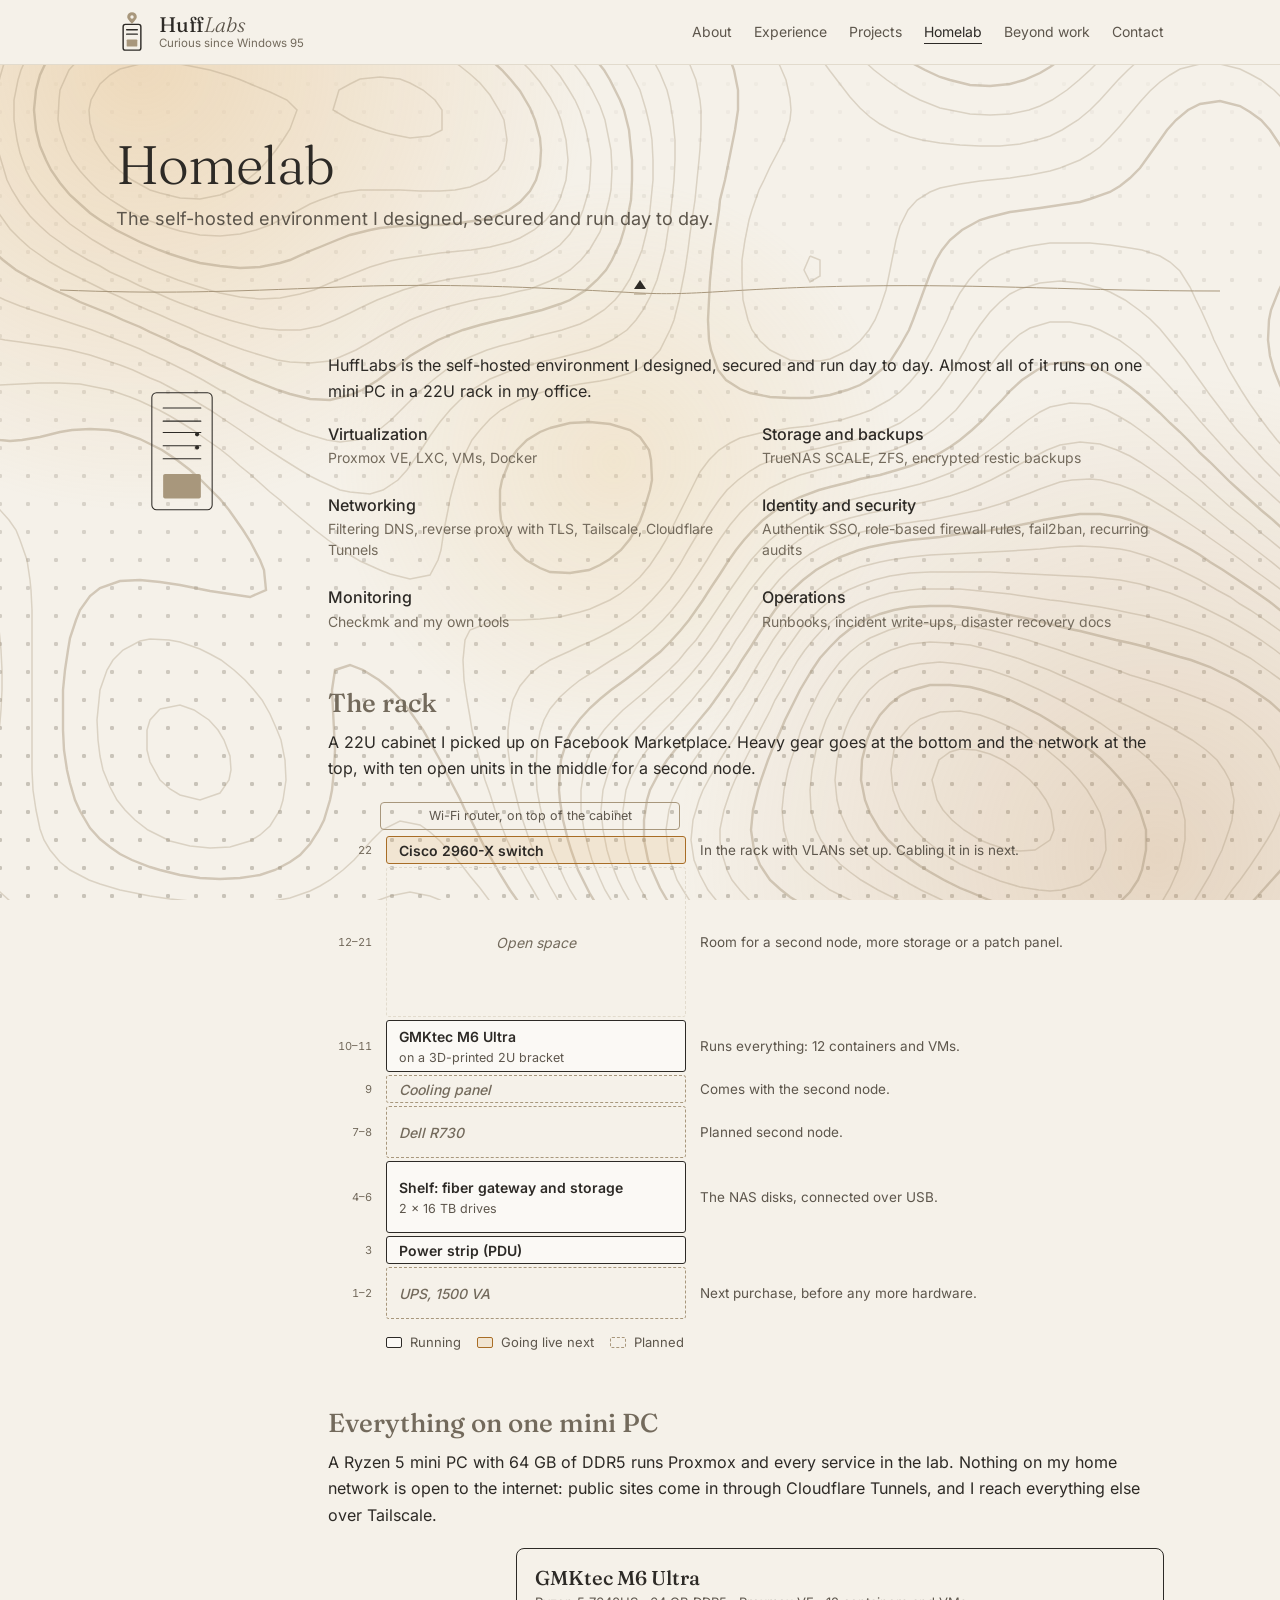
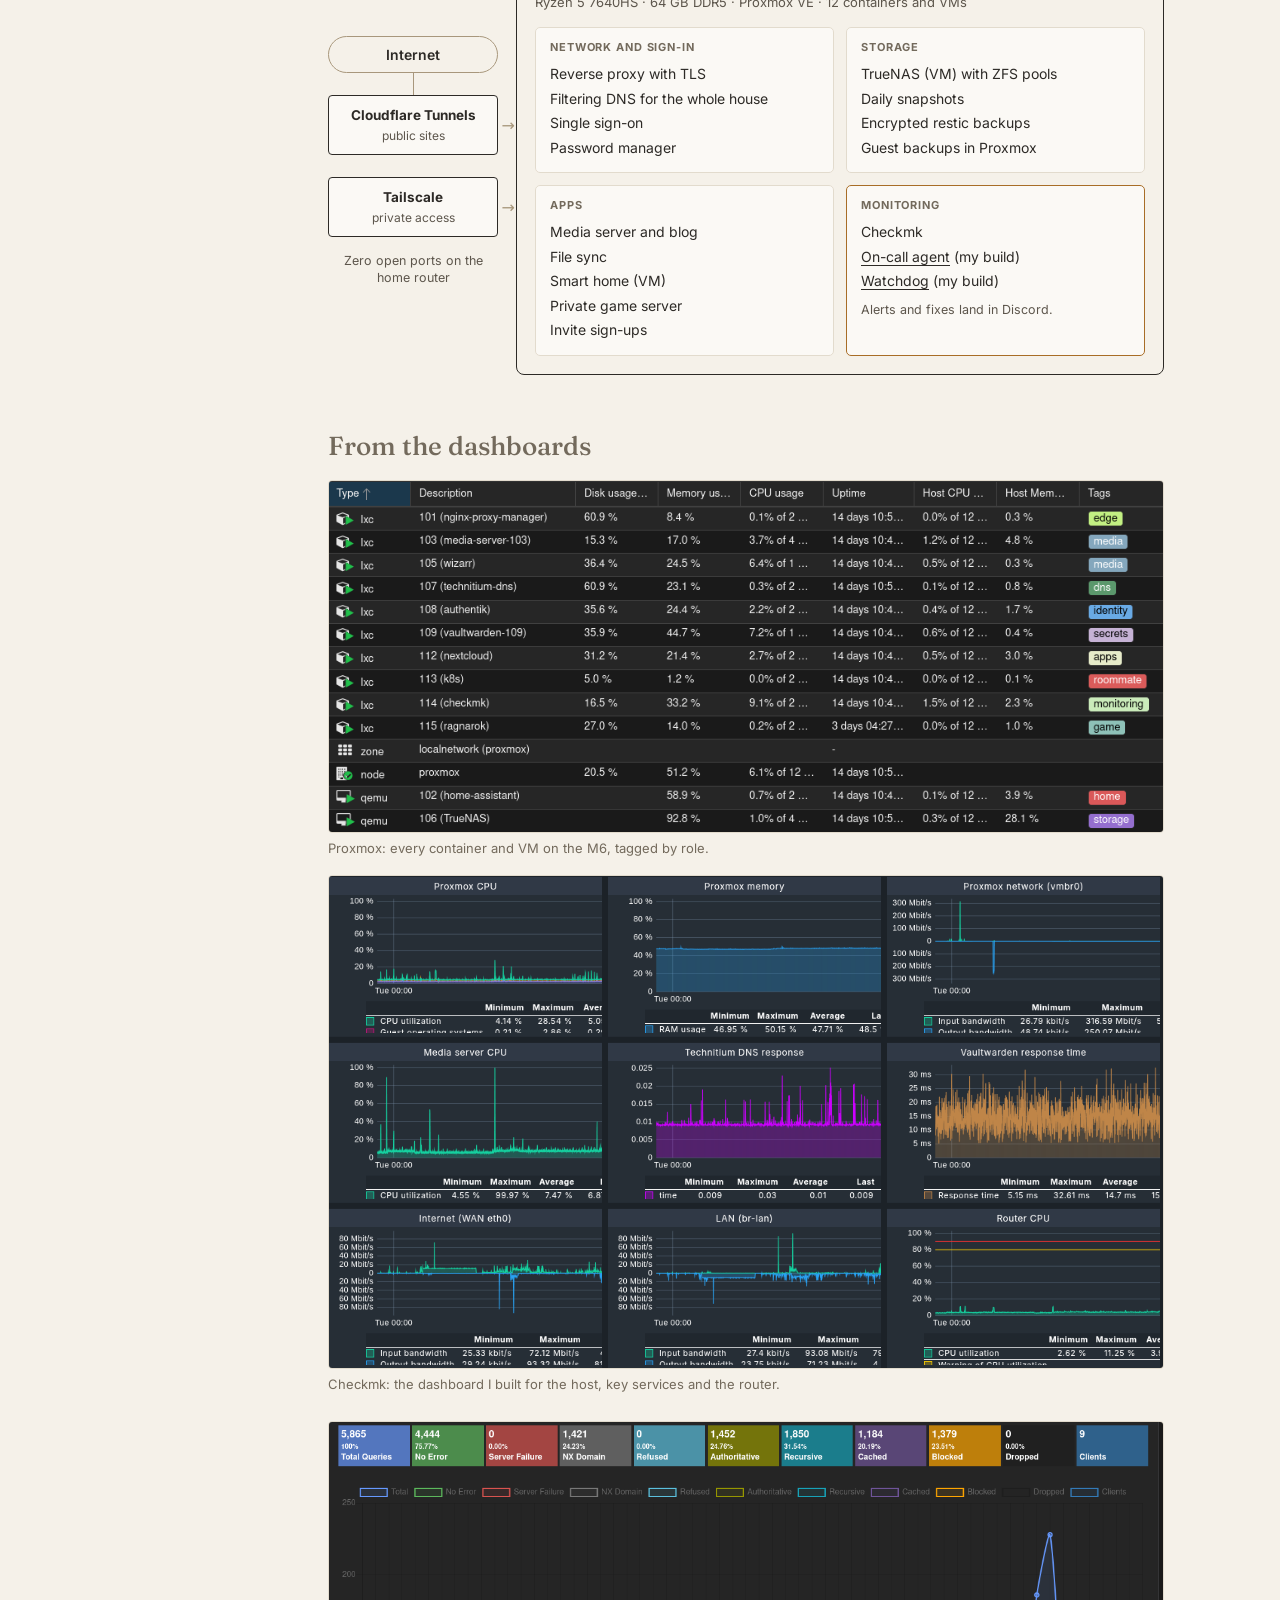
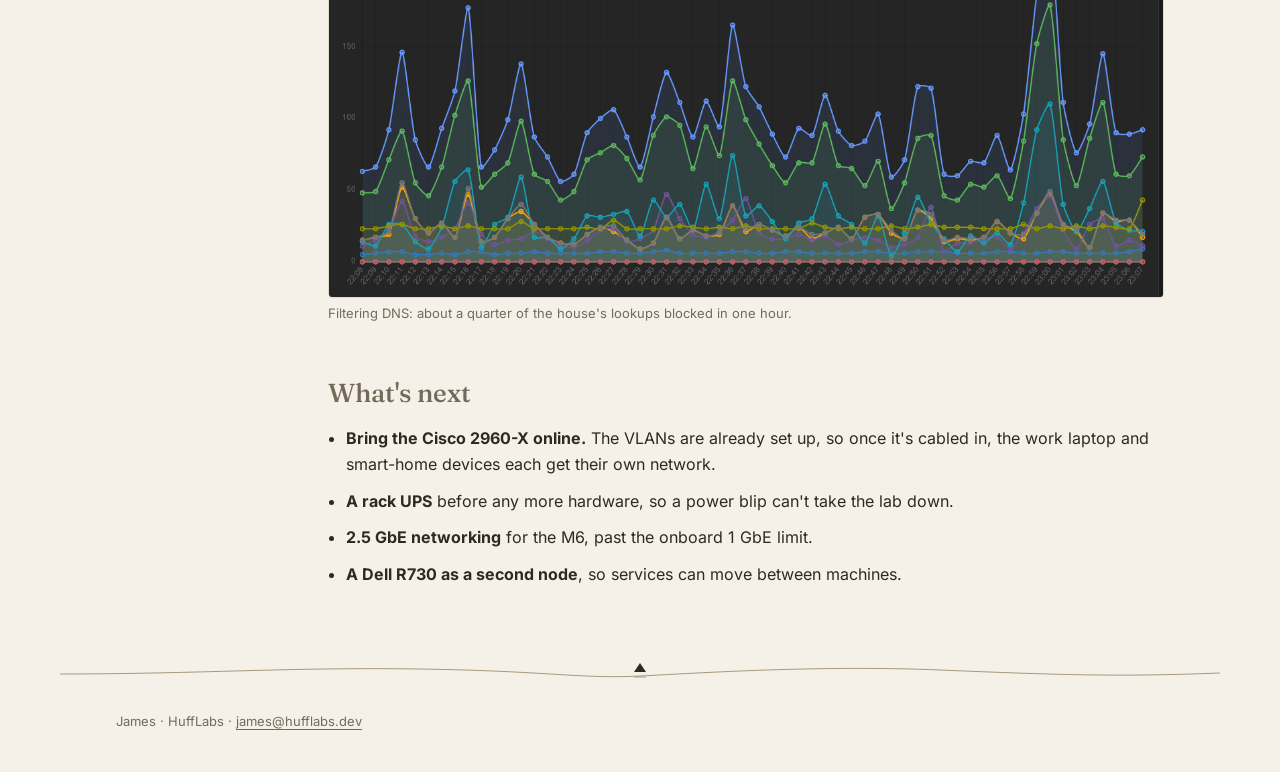
<file: homelab/index.html>
<!doctype html>
<html lang="en">
<head>
  <meta charset="utf-8">
  <meta name="viewport" content="width=device-width, initial-scale=1">
  <meta http-equiv="Content-Security-Policy" content="default-src 'none'; script-src 'self'; style-src 'self'; font-src 'self'; img-src 'self'; base-uri 'none'; form-action 'none'">
  <meta name="referrer" content="strict-origin-when-cross-origin">
  <title>Homelab | James, HuffLabs</title>
  <meta name="description" content="HuffLabs, the self-hosted environment James designed, secured and runs day to day.">
  <meta name="color-scheme" content="light dark">
  <meta property="og:type" content="website">
  <meta property="og:title" content="Homelab | James, HuffLabs">
  <meta property="og:description" content="HuffLabs, the self-hosted environment James designed, secured and runs day to day.">
  <meta property="og:url" content="https://hufflabs.dev/homelab/">
  <link rel="canonical" href="https://hufflabs.dev/homelab/">
  <link rel="icon" href="/assets/favicon.svg" type="image/svg+xml">
  <link rel="preload" href="/assets/fonts/fraunces.woff2" as="font" type="font/woff2" crossorigin>
  <link rel="stylesheet" href="/assets/style.css">
  <script src="/assets/motion.js" defer></script>
</head>
<body>
  <div class="backdrop" aria-hidden="true">
    <div class="glow g1"></div><div class="glow g2"></div><div class="glow g3"></div>
    <svg viewBox="0 0 1440 900" preserveAspectRatio="xMidYMid slice"><g class="topo-drift"><path class="topo" d="M1005 -10L1020 -4L1036 0L1050 2L1070 1L1080 -2L1100 -9L1102 -10"/><path class="topo" d="M963 -10L978 0L990 8L1000 13L1015 20L1030 25L1050 29L1070 29L1090 25L1101 20L1120 10L1130 3L1140 -4L1149 -10"/><path class="topo" d="M1392 -10L1408 0L1420 10L1430 19L1440 29L1449 40L1450 42"/><path class="topo" d="M931 -10L944 0L956 10L970 20L980 27L990 34L1001 40L1020 49L1030 52L1050 56L1070 57L1090 54L1102 50L1120 41L1130 34L1140 27L1150 19L1162 10L1176 0L1190 -9L1193 -10"/><path class="topo" d="M1349 -10L1360 -5L1371 0L1387 10L1400 19L1410 28L1420 38L1430 49L1438 60L1445 70L1450 79"/><path class="topo major" d="M902 -10L913 0L924 10L935 20L947 30L959 40L970 49L980 56L990 62L1005 70L1020 77L1030 80L1050 85L1070 86L1090 84L1104 80L1120 73L1130 67L1140 60L1152 50L1164 40L1175 30L1188 20L1200 12L1210 6L1224 0L1240 -5L1260 -8L1280 -8L1300 -5L1320 -1L1330 2L1349 10L1360 16L1370 22L1382 30L1394 40L1404 50L1413 60L1421 70L1430 83L1440 100L1445 110L1450 121"/><path class="topo major" d="M-10 721L-4 710L1 700L7 680L10 660L10 650L10 638L8 620L3 600L-1 590L-9 570L-10 568"/><path class="topo" d="M871 -10L882 0L893 10L903 20L913 30L923 40L933 50L943 60L954 70L967 80L980 89L990 95L1000 100L1020 108L1030 110L1050 114L1070 115L1090 114L1109 110L1120 106L1132 100L1147 90L1159 80L1170 70L1180 60L1190 50L1200 41L1210 34L1220 27L1236 20L1250 16L1270 13L1290 13L1310 17L1322 20L1340 27L1350 32L1362 40L1376 50L1387 60L1396 70L1404 80L1411 90L1420 104L1429 120L1433 130L1440 145L1446 160L1450 172"/><path class="topo" d="M36 910L30 900L20 881L16 870L11 850L10 840L10 820L11 810L17 790L21 780L29 760L33 750L40 731L43 720L47 700L49 680L49 660L48 640L44 620L40 602L36 590L30 575L23 560L17 550L10 539L0 524L-10 510L-10 510"/><path class="topo" d="M836 -10L848 0L859 10L869 20L877 30L886 40L894 50L902 60L910 71L920 84L930 97L940 108L950 117L960 124L971 130L990 137L1002 140L1020 143L1040 145L1060 146L1080 146L1100 144L1117 140L1130 136L1142 130L1158 120L1170 110L1180 100L1189 90L1198 80L1208 70L1219 60L1230 52L1240 46L1254 40L1270 36L1290 36L1310 39L1320 42L1338 50L1350 57L1360 64L1370 73L1380 83L1390 95L1400 110L1406 120L1411 130L1420 149L1424 160L1430 177L1434 190L1439 210L1442 220L1446 240L1450 260L1450 261"/><path class="topo" d="M890 256L884 270L890 282L900 276L900 260L890 256"/><path class="topo" d="M104 910L90 901L80 892L72 880L68 870L63 850L63 830L66 810L70 790L72 780L75 760L78 740L80 722L81 710L82 690L82 670L81 650L80 639L78 620L74 600L70 586L64 570L60 560L50 542L43 530L35 520L27 510L19 500L10 490L0 478L-10 467"/><path class="topo" d="M536 910L520 900L510 896L490 892L470 896L459 900L440 907L433 910"/><path class="topo" d="M792 -10L806 0L818 10L828 20L837 30L845 40L852 50L860 66L866 80L870 98L871 110L870 120L864 140L859 150L850 167L844 180L839 190L832 210L829 220L825 240L822 260L822 280L823 300L828 320L832 330L840 341L850 350L870 360L880 361L900 361L910 359L929 350L940 341L949 330L955 320L960 308L966 290L970 270L972 260L976 240L980 226L988 210L997 200L1010 192L1020 188L1040 184L1060 181L1070 180L1090 178L1110 175L1130 171L1140 168L1160 160L1170 154L1180 147L1190 137L1200 126L1210 114L1220 102L1230 91L1240 82L1250 75L1260 69L1280 64L1300 64L1320 69L1330 74L1341 80L1354 90L1364 100L1372 110L1380 121L1390 138L1396 150L1400 161L1406 180L1410 193L1413 210L1416 230L1418 250L1418 270L1417 290L1416 310L1413 330L1412 350L1413 370L1419 390L1424 400L1430 411L1440 425L1450 436"/><path class="topo" d="M577 910L569 900L560 888L550 876L540 863L530 852L520 841L510 832L500 825L480 821L462 830L452 840L443 850L434 860L423 870L410 880L400 886L390 891L370 898L359 900L340 903L320 904L300 904L280 902L260 900L250 899L230 896L210 892L200 890L180 884L169 880L150 870L140 862L130 850L124 840L120 829L116 810L113 790L112 770L112 750L112 730L112 710L112 690L112 670L112 650L112 630L112 610L111 590L110 580L107 560L100 540L96 530L89 520L80 510L70 500L59 490L47 480L36 470L24 460L13 450L2 440L-7 430L-10 427"/><path class="topo major" d="M25 -10L19 0L10 17L4 30L-0 40L-8 60L-10 65"/><path class="topo major" d="M735 -10L750 -2L760 4L770 11L781 20L791 30L800 42L810 59L814 70L818 90L818 110L815 130L811 150L809 160L805 180L800 200L799 210L796 230L793 250L791 270L790 280L789 300L788 320L789 340L791 350L798 370L806 380L820 389L830 393L850 397L870 398L890 398L910 395L927 390L940 385L950 379L961 370L971 360L980 346L989 330L993 320L1000 301L1004 290L1010 274L1016 260L1022 250L1030 240L1042 230L1060 220L1070 217L1090 212L1105 210L1120 208L1140 205L1160 202L1170 199L1190 192L1200 186L1210 178L1220 168L1230 154L1240 140L1247 130L1256 120L1268 110L1280 104L1300 101L1320 106L1330 112L1341 120L1350 130L1360 145L1368 160L1372 170L1377 190L1379 210L1379 230L1375 250L1370 266L1364 280L1359 290L1351 310L1349 320L1348 340L1350 356L1354 370L1360 385L1367 400L1374 410L1380 420L1390 432L1400 444L1410 454L1420 464L1430 473L1440 482L1450 490"/><path class="topo major" d="M603 910L597 900L590 890L580 874L572 860L566 850L560 838L551 820L545 810L540 799L530 780L525 770L520 760L510 742L503 730L496 720L489 710L480 699L470 689L459 680L443 670L430 665L415 670L412 690L413 710L414 730L415 750L414 770L412 790L410 800L404 820L399 830L390 844L380 855L370 862L355 870L340 875L320 878L300 879L280 878L260 875L240 870L230 867L212 860L200 854L190 847L180 839L170 828L160 811L155 800L150 783L147 770L144 750L143 730L143 710L143 690L145 670L148 650L150 638L156 620L160 610L170 596L180 588L200 581L220 580L240 582L260 585L280 589L290 591L310 594L330 597L346 590L344 570L340 560L330 541L323 530L316 520L309 510L300 499L290 489L280 479L270 470L257 460L242 450L230 444L220 439L200 432L189 430L170 429L152 430L140 432L120 437L102 440L90 441L80 440L60 435L48 430L30 420L20 413L10 406L0 397L-10 386"/><path class="topo major" d="M630 428L620 432L607 440L597 450L590 460L582 480L580 490L580 510L581 520L589 540L595 550L606 560L620 568L630 572L650 573L669 570L680 565L690 559L701 550L710 539L720 521L724 510L730 490L732 480L731 460L729 450L720 437L710 430L690 424L670 422L650 423L630 428"/><path class="topo" d="M40 -10L34 0L28 10L20 27L14 40L10 51L3 70L0 80L-6 100L-10 112"/><path class="topo" d="M684 -10L700 -2L710 4L720 10L734 20L745 30L754 40L762 50L770 65L776 80L780 100L781 110L781 130L780 149L779 160L777 180L775 200L772 220L770 234L768 250L765 270L761 290L759 300L754 320L750 330L740 350L731 360L720 368L710 373L690 379L680 381L660 384L640 388L629 390L610 396L599 400L581 410L570 419L560 430L552 440L547 450L540 465L535 480L530 499L528 510L524 530L521 550L518 560L510 575L490 579L470 574L460 570L440 561L430 555L420 548L408 540L395 530L383 520L371 510L360 500L350 492L340 483L330 474L320 466L310 457L300 449L287 440L273 430L260 422L250 416L239 410L220 401L210 397L190 390L180 388L160 384L140 383L120 383L100 384L80 385L60 384L46 380L30 373L20 367L10 359L0 350L-10 338"/><path class="topo" d="M1450 525L1440 517L1430 509L1419 500L1408 490L1396 480L1386 470L1376 460L1366 450L1357 440L1349 430L1340 418L1330 404L1321 390L1315 380L1309 370L1300 352L1294 340L1290 330L1281 310L1276 300L1270 287L1260 271L1250 262L1240 256L1222 250L1210 248L1190 245L1170 243L1150 243L1130 243L1110 246L1092 250L1080 255L1070 260L1058 270L1049 280L1040 293L1031 310L1027 320L1020 334L1012 350L1006 360L1000 370L990 382L980 392L969 400L951 410L940 414L921 420L910 422L890 426L870 428L859 430L840 433L820 438L810 443L799 450L789 460L780 472L771 490L766 500L760 512L751 530L746 540L740 550L730 565L720 577L710 586L700 594L690 600L670 609L660 612L640 617L620 619L600 620L590 620L570 622L550 630L545 640L543 660L544 680L547 700L550 717L552 730L557 750L560 761L565 780L570 794L575 810L580 822L587 840L592 850L600 867L607 880L613 890L620 902L625 910"/><path class="topo" d="M230 639L220 641L203 650L193 660L187 670L180 690L179 700L177 720L178 740L180 756L183 770L190 787L197 800L205 810L215 820L228 830L240 836L250 841L270 846L290 848L310 847L330 841L340 835L350 826L360 810L363 800L366 780L365 760L361 740L357 730L350 714L342 700L334 690L325 680L314 670L301 660L290 654L280 649L260 642L249 640L230 639"/><path class="topo" d="M57 -10L50 0L40 16L33 30L29 40L22 60L18 70L13 90L10 101L5 120L1 140L-1 150L-5 170L-8 190L-10 210L-10 218"/><path class="topo" d="M645 -10L660 -2L670 4L680 10L694 20L706 30L717 40L726 50L733 60L740 73L747 90L750 102L753 120L755 140L755 160L754 180L752 200L750 218L748 230L745 250L740 269L737 280L730 297L723 310L716 320L707 330L692 340L680 346L669 350L650 355L630 360L620 362L600 368L590 371L570 379L560 385L550 391L540 400L530 410L520 422L510 436L501 450L494 460L487 470L478 480L463 490L450 494L430 492L420 490L400 481L390 476L380 470L364 460L350 451L340 444L330 437L320 430L305 420L290 410L280 404L270 398L255 390L240 382L230 378L213 370L200 365L185 360L170 355L150 350L140 348L120 345L100 342L85 340L70 337L50 331L40 327L30 320L18 310L10 300L0 282L-4 270L-9 250L-10 234"/><path class="topo" d="M1450 554L1440 546L1430 537L1420 529L1409 520L1397 510L1386 500L1375 490L1364 480L1354 470L1344 460L1335 450L1326 440L1317 430L1309 420L1300 408L1290 395L1280 381L1272 370L1265 360L1257 350L1249 340L1240 329L1230 319L1219 310L1205 300L1190 292L1180 288L1160 283L1140 281L1120 283L1100 289L1090 294L1080 302L1070 312L1060 325L1050 340L1045 350L1039 360L1030 374L1020 388L1010 399L1000 409L990 416L980 423L965 430L950 435L935 440L920 443L900 448L890 450L870 455L853 460L840 465L830 471L818 480L807 490L799 500L790 513L780 530L774 540L768 550L760 564L750 579L741 590L732 600L722 610L710 620L700 626L690 632L674 640L660 646L650 651L630 660L620 666L610 674L600 686L593 700L590 714L588 730L588 750L590 765L592 780L597 800L600 812L606 830L610 842L617 860L622 870L630 886L638 900L644 910"/><path class="topo" d="M240 709L230 720L227 730L227 750L230 762L240 780L250 789L260 795L280 800L300 793L309 780L311 770L310 756L304 740L298 730L289 720L274 710L260 705L240 709"/><path class="topo" d="M75 -10L67 0L60 10L50 27L44 40L40 50L34 70L30 84L26 100L23 120L20 140L19 150L18 170L18 190L19 210L20 220L26 240L30 251L40 267L50 278L60 286L70 293L85 300L100 306L112 310L130 316L142 320L160 326L172 330L190 337L200 341L220 349L230 354L244 360L260 368L270 373L283 380L300 390L310 395L320 401L337 410L350 417L360 422L376 430L390 435L407 440L420 442L436 440L450 435L460 429L471 420L481 410L491 400L501 390L513 380L526 370L540 362L550 357L567 350L580 346L600 341L610 338L630 333L642 330L660 324L670 319L684 310L695 300L703 290L710 279L718 260L722 250L727 230L730 210L731 200L733 180L733 160L732 140L730 127L726 110L720 90L715 80L710 70L700 56L690 45L680 35L670 27L660 19L647 10L630 0L620 -6L613 -10"/><path class="topo" d="M1450 580L1440 571L1430 562L1420 554L1410 545L1400 537L1390 529L1380 520L1368 510L1357 500L1346 490L1335 480L1325 470L1315 460L1306 450L1297 440L1288 430L1279 420L1270 409L1260 398L1250 387L1240 376L1230 366L1220 356L1210 348L1199 340L1180 330L1170 326L1150 322L1130 322L1110 328L1100 334L1090 343L1080 353L1070 366L1060 379L1052 390L1044 400L1036 410L1025 420L1013 430L1000 438L990 443L973 450L960 454L940 460L930 462L910 467L898 470L880 475L867 480L850 488L840 495L830 503L820 513L810 525L800 539L793 550L787 560L780 571L770 586L760 600L752 610L743 620L733 630L721 640L710 649L700 655L690 661L676 670L660 680L650 688L640 697L630 709L624 720L620 732L617 750L616 770L617 790L620 806L623 820L629 840L632 850L640 869L645 880L650 890L660 906L662 910"/><path class="topo major" d="M96 -10L85 0L77 10L70 20L60 39L55 50L50 66L46 80L43 100L40 120L39 130L39 150L40 170L41 180L45 200L50 215L57 230L64 240L72 250L83 260L96 270L110 278L120 283L134 290L150 297L160 302L180 310L190 314L203 320L220 327L230 332L248 340L260 346L270 350L290 360L300 365L311 370L330 379L340 383L358 390L370 394L390 399L410 400L430 395L442 390L458 380L470 371L480 364L490 356L500 350L518 340L530 335L543 330L560 325L580 320L590 318L610 313L622 310L640 304L650 300L666 290L677 280L686 270L692 260L700 243L704 230L709 210L711 200L712 180L712 160L710 140L709 130L704 110L700 100L690 80L684 70L676 60L667 50L657 40L645 30L632 20L620 12L610 5L600 -1L583 -10"/><path class="topo major" d="M1450 604L1440 594L1430 585L1420 576L1410 568L1400 559L1389 550L1376 540L1364 530L1353 520L1341 510L1330 500L1320 491L1310 482L1300 472L1290 462L1280 453L1270 442L1260 432L1250 423L1240 413L1230 404L1220 395L1210 387L1200 380L1182 370L1170 365L1150 362L1130 364L1117 370L1102 380L1091 390L1082 400L1072 410L1063 420L1052 430L1040 440L1030 447L1020 453L1006 460L990 466L977 470L960 475L940 479L930 482L910 487L899 490L880 497L870 502L856 510L843 520L833 530L824 540L816 550L809 560L800 574L790 589L783 600L776 610L769 620L760 631L750 642L740 652L730 660L718 670L705 680L691 690L680 699L670 708L660 719L652 730L647 740L641 760L640 770L639 790L640 801L643 820L648 840L651 850L658 870L663 880L670 894L680 910"/><path class="topo" d="M121 -10L110 -2L100 7L90 18L82 30L76 40L70 55L65 70L60 90L59 100L57 120L58 140L60 160L62 170L67 190L72 200L80 215L90 229L100 239L110 248L120 255L130 262L144 270L160 278L170 283L184 290L200 297L210 302L228 310L240 315L251 320L270 328L280 333L298 340L310 345L324 350L340 355L357 360L370 362L390 363L410 361L420 357L436 350L450 342L460 336L471 330L490 320L500 316L516 310L530 306L550 301L560 299L580 296L600 291L610 289L630 281L640 276L650 270L661 260L670 249L680 232L684 220L689 200L691 190L692 170L691 150L689 140L685 120L680 106L672 90L666 80L659 70L650 59L640 48L630 39L618 30L605 20L590 10L580 4L570 -1L554 -10"/><path class="topo" d="M1450 627L1440 617L1430 607L1420 598L1410 589L1399 580L1387 570L1375 560L1362 550L1350 540L1340 532L1330 523L1320 515L1310 507L1300 498L1290 489L1280 480L1268 470L1257 460L1245 450L1233 440L1220 430L1210 423L1200 417L1187 410L1170 404L1150 403L1130 407L1120 412L1108 420L1095 430L1083 440L1070 450L1055 460L1040 468L1030 473L1012 480L1000 484L980 489L970 491L950 495L930 500L920 503L900 509L890 513L877 520L862 530L850 540L840 550L831 560L824 570L817 580L810 590L800 605L790 620L783 630L776 640L767 650L759 660L749 670L738 680L727 690L715 700L703 710L693 720L684 730L677 740L670 753L664 770L661 790L661 810L664 830L669 850L672 860L680 879L685 890L691 900L697 910"/><path class="topo" d="M156 -10L140 -3L130 3L120 10L110 20L100 32L90 49L85 60L80 77L77 90L75 110L76 130L78 150L81 160L87 180L92 190L100 203L110 216L120 226L130 235L140 242L151 250L168 260L180 266L190 272L208 280L220 286L230 290L250 299L260 303L279 310L290 314L309 320L320 323L340 328L359 330L370 330L380 330L400 326L415 320L430 313L440 308L457 300L470 295L483 290L500 285L520 281L530 279L550 276L570 273L584 270L600 266L616 260L630 252L640 245L650 234L659 220L663 210L669 190L670 180L671 160L670 150L666 130L660 111L655 100L649 90L640 76L630 64L620 54L610 45L600 37L590 29L577 20L561 10L550 4L540 -1L523 -10"/><path class="topo" d="M1450 651L1441 640L1431 630L1421 620L1410 610L1400 601L1390 593L1380 585L1370 577L1360 569L1349 560L1336 550L1323 540L1310 530L1300 522L1290 514L1280 506L1270 498L1259 490L1246 480L1232 470L1220 462L1210 456L1197 450L1180 444L1160 442L1140 445L1127 450L1110 459L1100 464L1090 470L1071 480L1060 485L1048 490L1030 496L1014 500L1000 503L980 507L965 510L950 513L930 518L920 521L900 529L890 533L879 540L866 550L855 560L846 570L838 580L830 590L820 605L810 620L803 630L797 640L790 650L780 663L770 675L760 686L750 696L740 705L730 715L720 725L710 736L700 749L693 760L689 770L683 790L681 810L683 830L687 850L690 860L698 880L703 890L710 902L715 910"/><path class="topo" d="M229 -10L210 -7L190 -3L179 0L160 7L150 12L137 20L125 30L116 40L110 50L101 70L98 80L94 100L94 120L97 140L100 153L106 170L111 180L120 193L130 205L140 215L150 224L160 231L173 240L190 250L200 255L210 260L230 269L240 273L258 280L270 284L289 290L300 293L320 297L340 299L360 298L380 294L394 290L410 283L420 279L440 271L450 267L470 261L480 259L500 256L520 253L540 251L551 250L570 247L590 242L600 238L614 230L626 220L634 210L640 199L646 180L648 160L646 140L641 120L637 110L630 97L620 82L610 70L600 60L590 51L580 43L570 35L560 29L546 20L530 11L520 6L508 0L490 -8L484 -10"/><path class="topo" d="M1450 675L1440 662L1430 651L1420 640L1410 631L1400 622L1390 613L1380 605L1370 597L1360 589L1348 580L1334 570L1321 560L1310 552L1300 545L1290 538L1279 530L1264 520L1250 511L1240 505L1230 499L1213 490L1200 485L1181 480L1170 479L1152 480L1140 482L1120 489L1110 493L1091 500L1080 504L1060 510L1050 512L1030 516L1010 520L1000 521L980 524L960 528L950 530L930 535L917 540L900 548L890 554L880 561L869 570L859 580L850 591L840 604L830 619L823 630L816 640L810 650L800 664L790 678L780 690L772 700L763 710L754 720L744 730L735 740L727 750L720 760L710 779L706 790L703 810L703 830L706 850L710 864L716 880L721 890L730 905L734 910"/><path class="topo major" d="M340 -1L330 0L310 3L290 5L270 7L250 8L230 10L220 11L200 14L180 20L170 24L157 30L144 40L134 50L127 60L120 75L116 90L114 110L116 130L120 146L126 160L131 170L140 183L150 195L160 204L170 213L180 220L196 230L210 237L220 242L239 250L250 254L269 260L280 263L300 266L320 268L340 267L360 263L370 260L390 251L400 247L417 240L430 235L450 230L460 228L480 226L500 225L520 225L540 223L560 220L570 218L589 210L600 202L610 191L616 180L620 166L621 150L620 138L615 120L610 108L600 91L591 80L582 70L571 60L560 51L550 44L540 38L527 30L510 21L500 17L483 10L470 5L451 0L440 -2L420 -5L400 -6L380 -6L360 -4L340 -1"/><path class="topo major" d="M1450 702L1442 690L1435 680L1426 670L1417 660L1408 650L1397 640L1385 630L1373 620L1360 610L1350 602L1340 595L1330 588L1318 580L1303 570L1290 562L1280 555L1270 549L1253 540L1240 533L1230 528L1210 520L1200 517L1180 514L1160 514L1140 517L1123 520L1110 523L1090 527L1073 530L1060 532L1040 534L1020 537L1000 539L990 540L970 543L950 547L939 550L920 557L910 562L896 570L883 580L872 590L863 600L855 610L848 620L840 632L830 648L822 660L816 670L809 680L800 693L790 707L780 719L771 730L763 740L755 750L747 760L740 771L730 790L727 800L724 820L724 840L728 860L732 870L740 888L747 900L754 910"/><path class="topo" d="M360 30L350 31L330 33L310 33L290 33L270 32L250 32L230 33L210 35L191 40L180 44L170 50L158 60L149 70L140 90L139 100L138 120L140 130L147 150L152 160L160 171L170 182L180 192L191 200L207 210L220 217L230 221L250 228L260 231L280 235L300 236L320 234L336 230L350 225L360 220L379 210L390 204L400 200L420 193L440 190L450 190L470 190L480 190L500 191L520 191L535 190L550 187L566 180L578 170L584 160L587 140L584 120L579 110L570 95L560 83L550 74L540 66L530 59L516 50L500 42L490 38L470 31L460 29L440 26L420 24L400 25L380 27L360 30"/><path class="topo" d="M1450 737L1442 720L1436 710L1430 700L1420 687L1410 676L1400 665L1390 656L1380 647L1370 639L1359 630L1345 620L1330 610L1320 604L1310 597L1297 590L1280 580L1270 575L1260 570L1240 561L1230 557L1210 551L1200 549L1180 547L1160 546L1140 547L1120 549L1105 550L1090 551L1070 552L1050 553L1030 554L1010 555L990 557L970 560L960 562L940 567L930 571L911 580L900 588L890 596L880 606L870 617L860 630L853 640L847 650L840 661L830 678L823 690L816 700L810 710L800 724L790 738L781 750L774 760L767 770L760 783L752 800L749 810L746 830L748 850L750 860L757 880L763 890L770 901L777 910"/><path class="topo" d="M1450 858L1443 870L1435 880L1427 890L1417 900L1406 910"/><path class="topo" d="M200 69L190 75L180 84L171 100L169 110L170 123L175 140L181 150L190 162L200 171L212 180L230 190L240 193L260 198L280 199L300 195L312 190L327 180L339 170L348 160L356 150L363 140L370 129L377 110L367 100L350 92L340 88L321 80L310 76L290 70L280 68L260 64L240 63L220 64L200 69"/><path class="topo" d="M440 79L430 84L419 90L413 110L430 120L440 124L456 130L470 134L490 138L510 136L522 130L522 110L515 100L503 90L490 83L480 79L460 77L440 79"/><path class="topo" d="M1380 910L1390 901L1400 891L1410 881L1419 870L1427 860L1433 850L1440 833L1443 820L1446 800L1444 780L1440 760L1437 750L1430 734L1422 720L1415 710L1408 700L1400 690L1390 680L1379 670L1368 660L1355 650L1341 640L1330 633L1320 627L1308 620L1290 611L1280 606L1267 600L1250 593L1240 590L1220 584L1200 580L1190 579L1170 577L1150 576L1130 575L1110 574L1090 573L1070 572L1050 572L1030 572L1010 572L990 573L970 576L954 580L940 585L928 590L911 600L900 609L890 619L880 630L873 640L866 650L859 660L850 676L842 690L836 700L830 711L820 728L813 740L806 750L800 760L790 777L783 790L779 800L773 820L771 840L774 860L780 875L788 890L796 900L805 910"/><path class="topo" d="M1353 910L1363 900L1373 890L1383 880L1392 870L1401 860L1410 846L1418 830L1421 820L1425 800L1424 780L1420 763L1415 750L1410 738L1400 722L1391 710L1382 700L1372 690L1361 680L1350 672L1340 665L1330 658L1315 650L1300 642L1290 637L1272 630L1260 626L1241 620L1230 617L1210 613L1196 610L1180 607L1160 604L1140 601L1130 600L1110 597L1090 594L1070 592L1050 590L1040 589L1020 589L1000 589L990 590L970 593L950 599L940 603L927 610L913 620L902 630L893 640L885 650L878 660L870 674L861 690L855 700L850 711L840 730L835 740L830 750L820 770L815 780L810 792L804 810L800 829L800 840L801 850L807 870L812 880L820 890L830 901L842 910"/><path class="topo major" d="M1326 910L1334 900L1343 890L1352 880L1361 870L1370 859L1380 846L1390 830L1394 820L1399 800L1398 780L1393 760L1389 750L1380 735L1370 722L1360 711L1350 702L1340 695L1330 688L1317 680L1300 672L1290 667L1271 660L1260 657L1240 651L1230 648L1210 643L1196 640L1180 636L1160 631L1150 629L1130 624L1114 620L1100 617L1080 613L1063 610L1050 608L1030 606L1010 606L990 607L974 610L960 614L945 620L930 629L920 637L910 647L900 658L892 670L886 680L880 690L870 710L865 720L860 732L852 750L848 760L841 780L838 790L833 810L831 830L834 850L840 865L850 880L860 889L870 897L880 903L895 910"/><path class="topo" d="M1298 910L1305 900L1312 890L1320 880L1330 866L1340 851L1347 840L1353 830L1360 814L1363 800L1363 780L1360 768L1351 750L1343 740L1333 730L1321 720L1310 713L1300 708L1283 700L1270 695L1257 690L1240 684L1227 680L1210 675L1197 670L1180 664L1168 660L1150 654L1139 650L1120 644L1108 640L1090 635L1070 630L1060 628L1040 625L1020 624L1000 624L980 627L969 630L950 638L940 644L930 652L920 662L910 675L900 690L895 700L890 710L881 730L878 740L871 760L868 770L864 790L862 810L864 830L870 850L876 860L884 870L896 880L910 890L920 895L930 900L950 909L953 910"/><path class="topo" d="M1268 910L1275 900L1281 890L1290 875L1297 860L1302 850L1309 830L1312 820L1314 800L1310 781L1304 770L1297 760L1286 750L1272 740L1260 733L1250 727L1236 720L1220 712L1210 707L1195 700L1180 693L1170 688L1152 680L1140 675L1129 670L1110 663L1100 659L1080 653L1070 650L1050 645L1030 643L1010 642L990 644L971 650L960 655L950 661L939 670L930 680L920 694L911 710L906 720L900 737L896 750L892 770L890 790L891 810L896 830L901 840L910 853L920 864L930 872L941 880L958 890L970 896L980 901L1000 910L1001 910"/><path class="topo" d="M1235 910L1243 900L1250 888L1258 870L1261 860L1265 840L1265 820L1260 800L1255 790L1249 780L1240 770L1230 760L1218 750L1205 740L1190 730L1180 723L1170 717L1158 710L1140 700L1130 695L1120 690L1100 681L1090 677L1070 670L1060 668L1040 664L1020 662L1000 664L980 669L970 674L960 680L949 690L940 701L930 718L925 730L920 746L917 760L915 780L917 800L920 812L928 830L934 840L943 850L954 860L967 870L980 878L990 884L1001 890L1020 899L1030 904L1045 910"/><path class="topo major" d="M1187 910L1200 902L1210 892L1218 880L1222 870L1226 850L1226 830L1220 811L1215 800L1209 790L1200 779L1190 768L1180 758L1170 750L1158 740L1144 730L1130 721L1120 715L1110 710L1090 700L1080 696L1062 690L1050 687L1030 685L1010 685L992 690L980 696L970 704L960 715L951 730L947 740L942 760L941 780L945 800L950 813L960 830L968 840L979 850L990 859L1000 866L1010 872L1024 880L1040 888L1050 892L1069 900L1080 904L1099 910"/><path class="topo" d="M1000 719L990 726L980 738L974 750L971 770L973 790L980 809L987 820L995 830L1005 840L1018 850L1030 858L1040 864L1053 870L1070 877L1080 881L1100 887L1119 890L1130 891L1141 890L1160 885L1170 879L1180 867L1186 850L1185 830L1180 813L1173 800L1167 790L1159 780L1150 770L1139 760L1127 750L1112 740L1100 732L1090 727L1074 720L1060 715L1040 711L1020 712L1000 719"/><path class="topo" d="M1040 749L1030 752L1019 760L1012 780L1017 800L1023 810L1032 820L1044 830L1060 840L1070 844L1088 850L1100 851L1115 850L1130 840L1134 830L1131 810L1126 800L1119 790L1110 780L1098 770L1083 760L1070 754L1056 750L1040 749"/></g></svg>
  </div>
  <a class="skip" href="#main">Skip to content</a>

  <svg class="sprite" width="0" height="0" aria-hidden="true">
    <defs>
      <g id="wave">
        <path class="trail" d="M0 15C140 15 230 8 360 10S520 20 580 17 760 6 880 11 1060 18 1160 14"/>
        <path class="wave-node" d="M574 13l6-9 6 9z"/>
        <path class="trail-tick" d="M574 18h12"/>
      </g>
    </defs>
  </svg>

  <header class="top">
    <a class="brand" href="/">
      <svg class="mark" viewBox="0 0 36 44" width="32" height="39" aria-hidden="true">
        <path class="mark-pin" d="M18 13.2C18 13.2 12.6 8.1 12.6 5.6A5.4 5.4 0 0 1 23.4 5.6C23.4 8.1 18 13.2 18 13.2Z"/>
        <circle class="mark-hole" cx="18" cy="5.6" r="1.9"/>
        <rect class="mark-case" x="8" y="14" width="20" height="29" rx="2.5"/>
        <path class="mark-case" d="M12 20h12M12 25h12"/>
        <rect class="mark-fill" x="12" y="31" width="12" height="8" rx="1"/>
      </svg>
      <span class="brand-text">
        <span class="wordmark">Huff<i>Labs</i></span>
        <span class="slogan">Curious since Windows 95</span>
      </span>
    </a>
    <nav aria-label="Main">
      <a href="/about/">About</a>
      <a href="/experience/">Experience</a>
      <a href="/projects/">Projects</a>
      <a href="/homelab/" aria-current="page">Homelab</a>
      <a href="/beyond/">Beyond work</a>
      <a href="/contact/">Contact</a>
    </nav>
  </header>

  <main id="main">
    <div class="page-head">
      <h1>Homelab</h1>
      <p class="lede">The self-hosted environment I designed, secured and run day to day.</p>
    </div>

    <svg class="wave flip" viewBox="0 0 1160 28" preserveAspectRatio="xMidYMid slice" aria-hidden="true"><use href="#wave"/></svg>

    <section id="homelab">
      <div class="side">
        <svg class="art" viewBox="0 0 140 150" aria-hidden="true">
          <rect class="ink" x="38" y="20" width="64" height="124" rx="5"/>
          <path class="ink" d="M50 36H90M50 50H90"/>
          <circle class="solid" cx="86" cy="64" r="2.2"/><circle class="solid" cx="86" cy="78" r="2.2"/>
          <path class="ink" d="M50 62H90M50 76H90M50 90H90"/>
          <rect class="fill" x="50" y="106" width="40" height="26" rx="2"/>
        </svg>
      </div>
      <div>
        <p>HuffLabs is the self-hosted environment I designed, secured and run day to day. Almost all of it runs on one mini PC in a 22U rack in my office.</p>
        <dl class="columns">
          <div><dt>Virtualization</dt><dd>Proxmox VE, LXC, VMs, Docker</dd></div>
          <div><dt>Storage and backups</dt><dd>TrueNAS SCALE, ZFS, encrypted restic backups</dd></div>
          <div><dt>Networking</dt><dd>Filtering DNS, reverse proxy with TLS, Tailscale, Cloudflare Tunnels</dd></div>
          <div><dt>Identity and security</dt><dd>Authentik SSO, role-based firewall rules, fail2ban, recurring audits</dd></div>
          <div><dt>Monitoring</dt><dd>Checkmk and my own tools</dd></div>
          <div><dt>Operations</dt><dd>Runbooks, incident write-ups, disaster recovery docs</dd></div>
        </dl>

        <h2 class="lab-h">The rack</h2>
        <p>A 22U cabinet I picked up on Facebook Marketplace. Heavy gear goes at the bottom and the network at the top, with ten open units in the middle for a second node.</p>
        <figure class="rack" aria-label="The 22U rack, top to bottom">
          <div class="rack-top">Wi-Fi router, on top of the cabinet</div>
          <div class="rack-body">
            <div class="slot next u1"><span class="u">22</span><span class="dev">Cisco 2960-X switch</span><span class="note">In the rack with VLANs set up. Cabling it in is next.</span></div>
            <div class="slot open u10"><span class="u">12–21</span><span class="dev">Open space</span><span class="note">Room for a second node, more storage or a patch panel.</span></div>
            <div class="slot run u2"><span class="u">10–11</span><span class="dev">GMKtec M6 Ultra<small>on a 3D-printed 2U bracket</small></span><span class="note">Runs everything: 12 containers and VMs.</span></div>
            <div class="slot plan u1"><span class="u">9</span><span class="dev">Cooling panel</span><span class="note">Comes with the second node.</span></div>
            <div class="slot plan u2"><span class="u">7–8</span><span class="dev">Dell R730</span><span class="note">Planned second node.</span></div>
            <div class="slot run u3"><span class="u">4–6</span><span class="dev">Shelf: fiber gateway and storage<small>2 × 16 TB drives</small></span><span class="note">The NAS disks, connected over USB.</span></div>
            <div class="slot run u1"><span class="u">3</span><span class="dev">Power strip (PDU)</span><span class="note"></span></div>
            <div class="slot plan u2"><span class="u">1–2</span><span class="dev">UPS, 1500 VA</span><span class="note">Next purchase, before any more hardware.</span></div>
          </div>
          <figcaption class="legend"><span class="k run"></span>Running <span class="k next"></span>Going live next <span class="k plan"></span>Planned</figcaption>
        </figure>

        <h2 class="lab-h">Everything on one mini PC</h2>
        <p>A Ryzen 5 mini PC with 64 GB of DDR5 runs Proxmox and every service in the lab. Nothing on my home network is open to the internet: public sites come in through Cloudflare Tunnels, and I reach everything else over Tailscale.</p>
        <figure class="m6" aria-label="How traffic reaches the mini PC, and what runs on it">
          <div class="ingress">
            <div class="pill">Internet</div>
            <div class="paths">
              <div class="path"><b>Cloudflare Tunnels</b><span>public sites</span></div>
              <div class="path"><b>Tailscale</b><span>private access</span></div>
            </div>
            <p class="ports">Zero open ports on the home router</p>
          </div>
          <div class="host">
            <div class="host-head"><h3>GMKtec M6 Ultra</h3><p>Ryzen 5 7640HS · 64 GB DDR5 · Proxmox VE · 12 containers and VMs</p></div>
            <div class="groups">
              <div class="group"><h4>Network and sign-in</h4><ul><li>Reverse proxy with TLS</li><li>Filtering DNS for the whole house</li><li>Single sign-on</li><li>Password manager</li></ul></div>
              <div class="group"><h4>Storage</h4><ul><li>TrueNAS (VM) with ZFS pools</li><li>Daily snapshots</li><li>Encrypted restic backups</li><li>Guest backups in Proxmox</li></ul></div>
              <div class="group"><h4>Apps</h4><ul><li>Media server and blog</li><li>File sync</li><li>Smart home (VM)</li><li>Private game server</li><li>Invite sign-ups</li></ul></div>
              <div class="group mine"><h4>Monitoring</h4><ul><li>Checkmk</li><li><a href="https://github.com/n0rthstar88/homelab-oncall-agent">On-call agent</a> (my build)</li><li><a href="https://github.com/n0rthstar88/homelab-watchdog">Watchdog</a> (my build)</li></ul><p>Alerts and fixes land in Discord.</p></div>
            </div>
          </div>
        </figure>

        <h2 class="lab-h">From the dashboards</h2>
        <div class="shots">
          <figure>
            <a href="/assets/homelab/proxmox-guests.webp"><img src="/assets/homelab/proxmox-guests.webp" width="1010" height="425" loading="lazy" alt="The Proxmox guest list: ten containers and two VMs on one node, each with its disk, memory and CPU use, two weeks of uptime, and a tag for its role."></a>
            <figcaption>Proxmox: every container and VM on the M6, tagged by role.</figcaption>
          </figure>
        </div>
        <div class="shots one">
          <figure>
            <a href="/assets/homelab/checkmk-dashboard.webp"><img src="/assets/homelab/checkmk-dashboard.webp" width="1106" height="652" loading="lazy" alt="My Checkmk dashboard: graphs for the Proxmox host's CPU, memory and network, the media server's CPU, DNS and password manager response times, internet and LAN traffic, and the router's CPU."></a>
            <figcaption>Checkmk: the dashboard I built for the host, key services and the router.</figcaption>
          </figure>
          <figure>
            <a href="/assets/homelab/dns-dashboard.webp"><img src="/assets/homelab/dns-dashboard.webp" width="1244" height="710" loading="lazy" alt="The Technitium DNS dashboard for one hour: 5,865 queries from 9 clients, 1,379 of them blocked (23.5 percent), with a graph of queries by result."></a>
            <figcaption>Filtering DNS: about a quarter of the house's lookups blocked in one hour.</figcaption>
          </figure>
        </div>

        <h2 class="lab-h">What's next</h2>
        <ul class="lab-next">
          <li><b>Bring the Cisco 2960-X online.</b> The VLANs are already set up, so once it's cabled in, the work laptop and smart-home devices each get their own network.</li>
          <li><b>A rack UPS</b> before any more hardware, so a power blip can't take the lab down.</li>
          <li><b>2.5 GbE networking</b> for the M6, past the onboard 1 GbE limit.</li>
          <li><b>A Dell R730 as a second node</b>, so services can move between machines.</li>
        </ul>
      </div>
    </section>

    <svg class="wave" viewBox="0 0 1160 28" preserveAspectRatio="xMidYMid slice" aria-hidden="true"><use href="#wave"/></svg>
  </main>

  <footer>James · HuffLabs · <a href="mailto:james@hufflabs.dev">james@hufflabs.dev</a></footer>
</body>
</html>
</file>
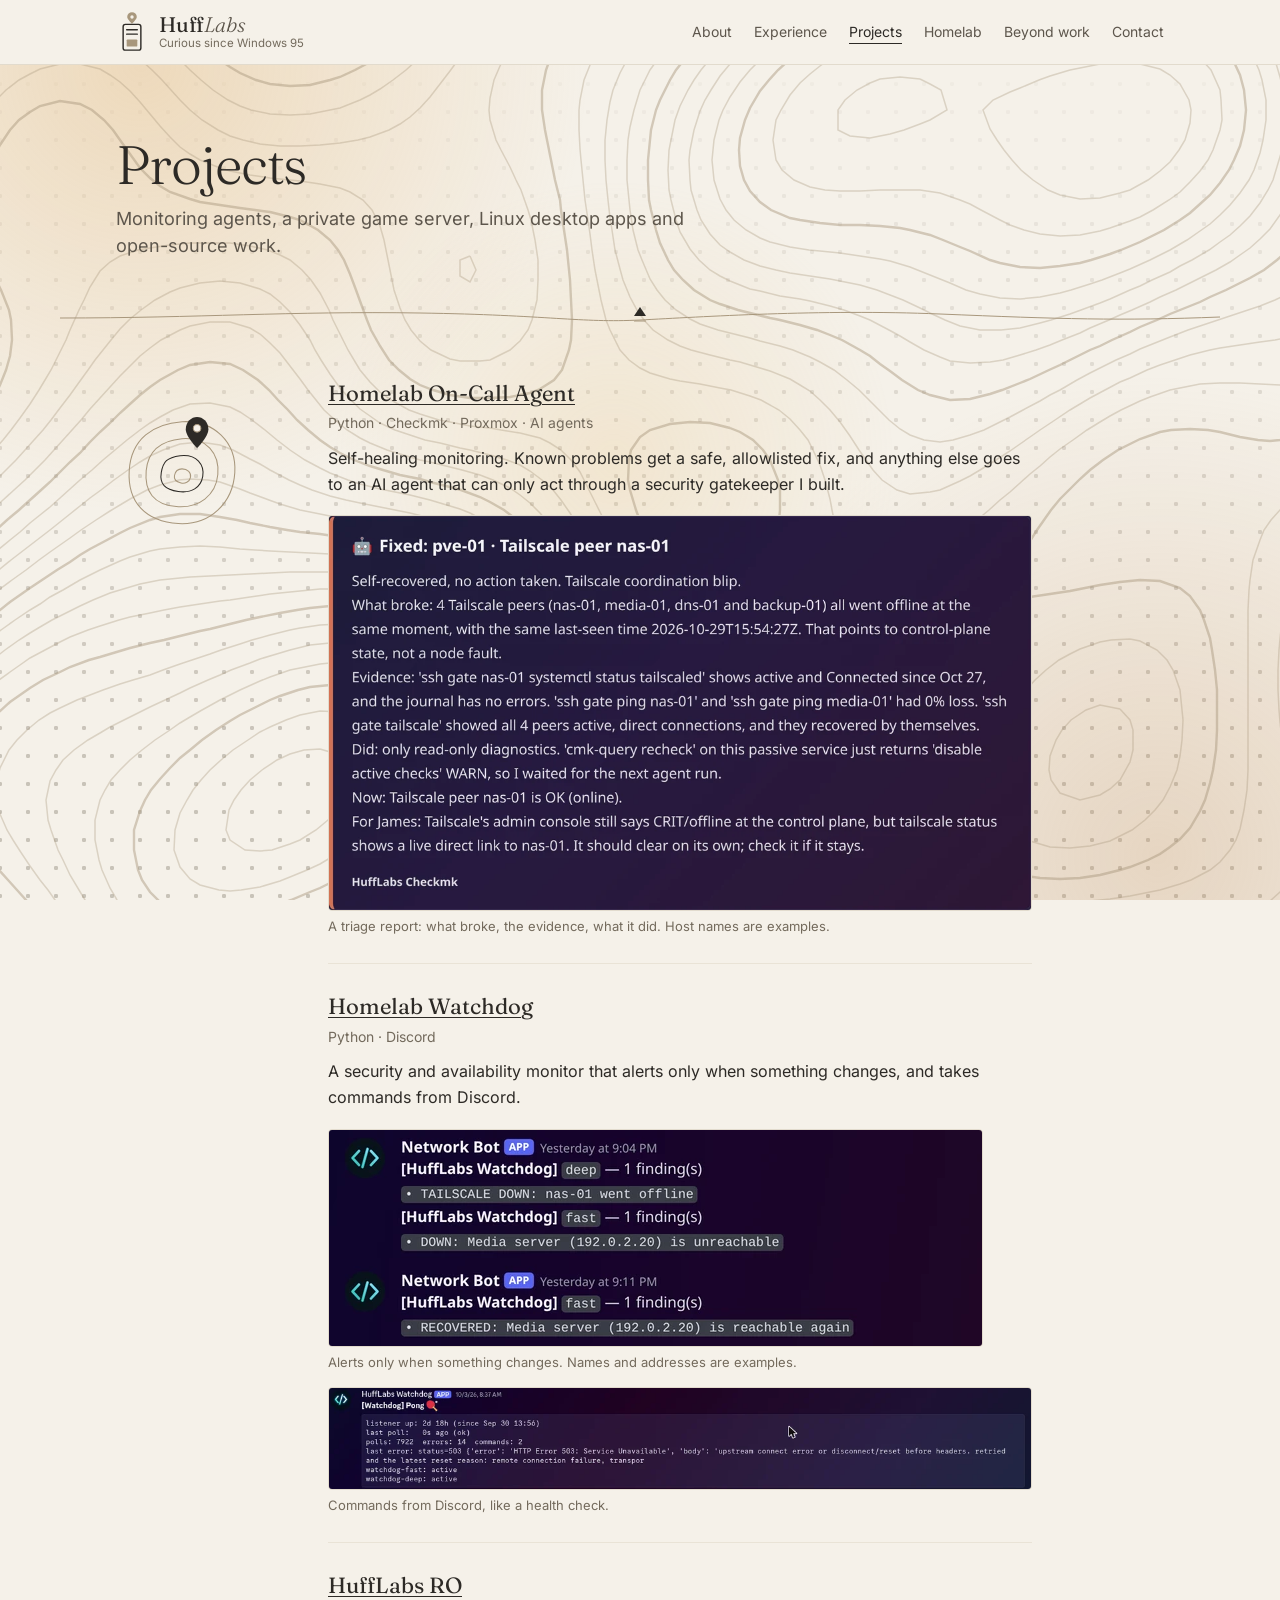
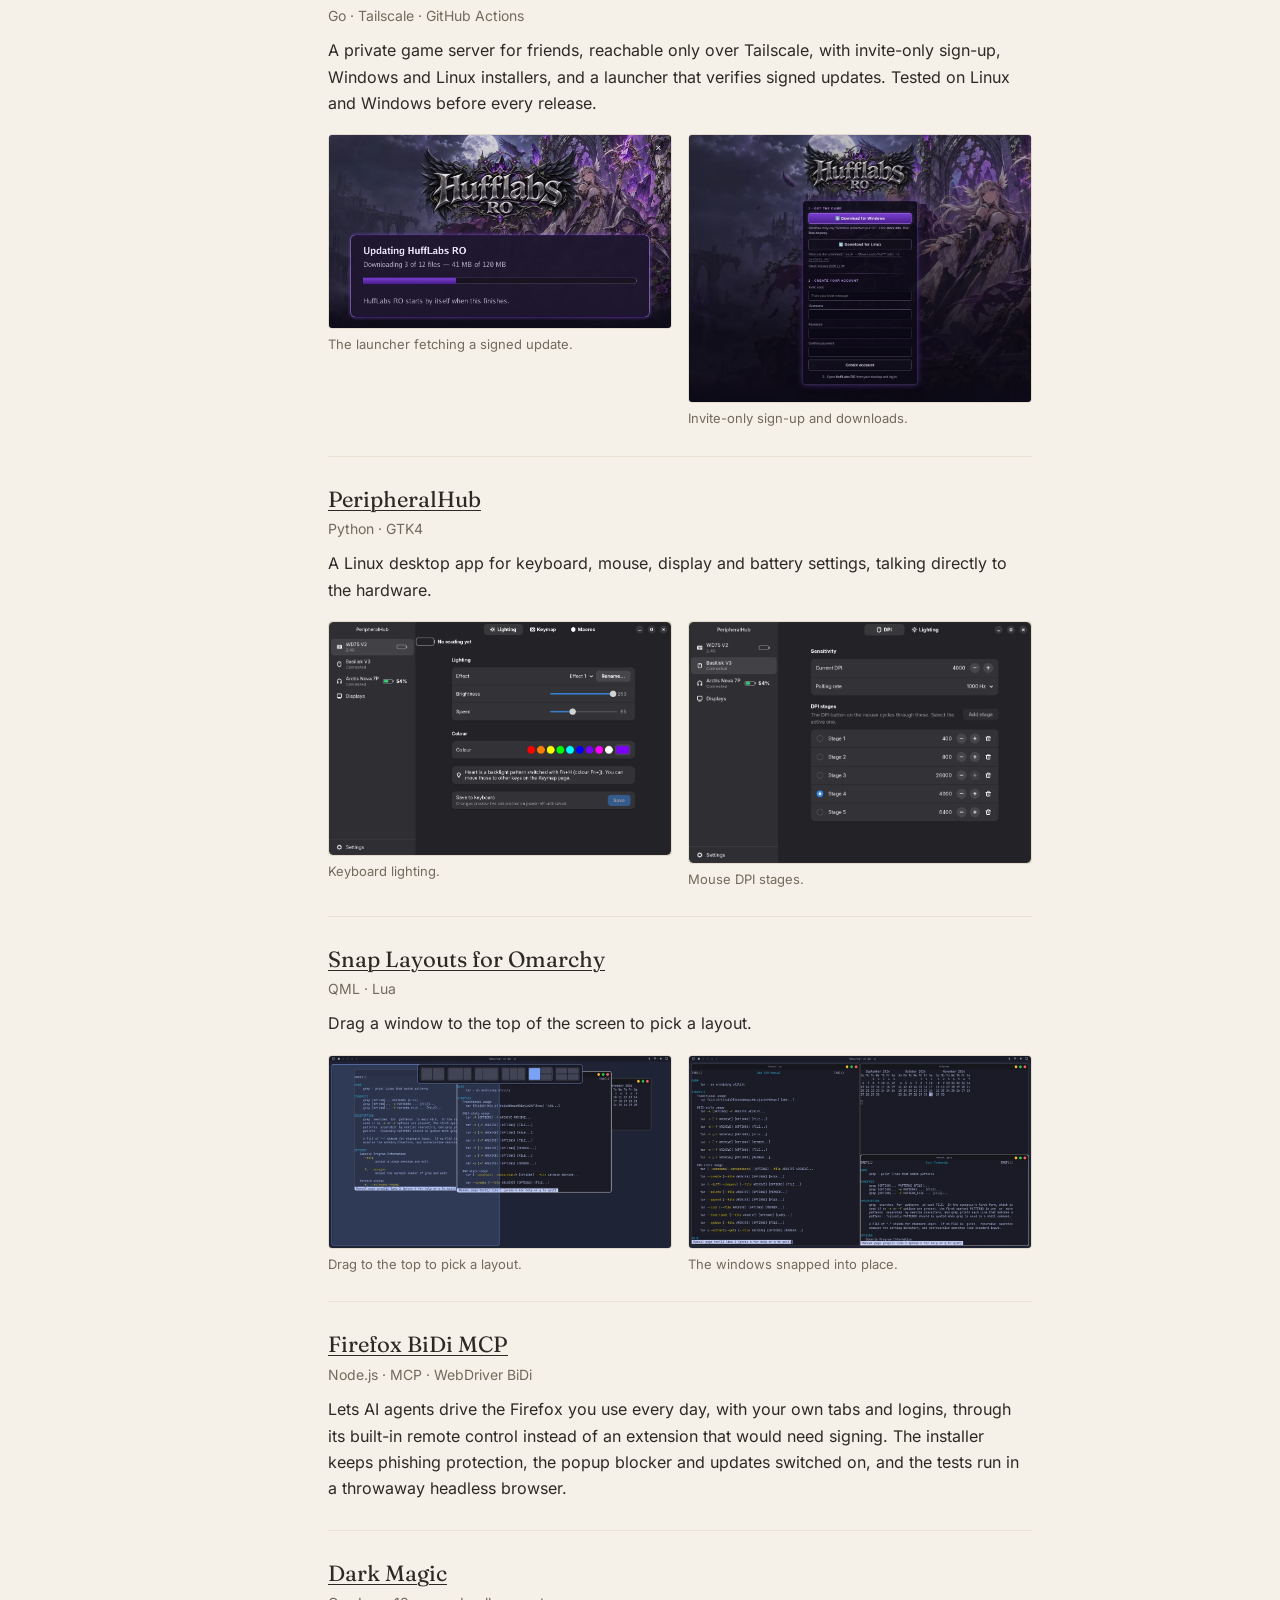
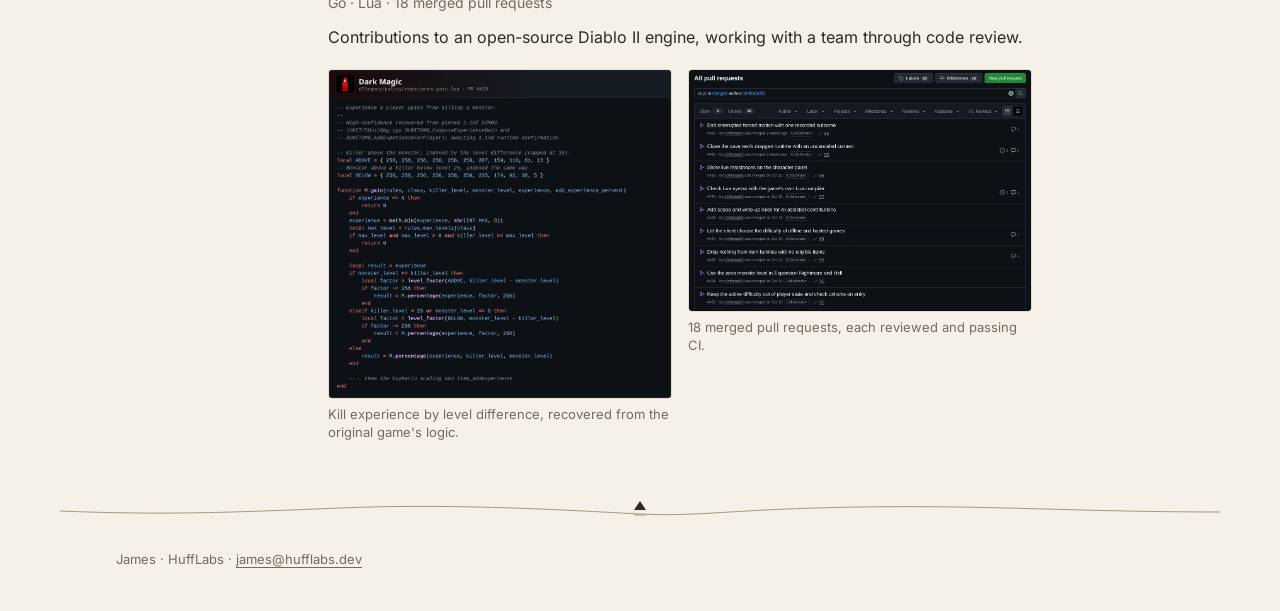
<file: projects/index.html>
<!doctype html>
<html lang="en">
<head>
  <meta charset="utf-8">
  <meta name="viewport" content="width=device-width, initial-scale=1">
  <meta http-equiv="Content-Security-Policy" content="default-src 'none'; script-src 'self'; style-src 'self'; font-src 'self'; img-src 'self'; base-uri 'none'; form-action 'none'">
  <meta name="referrer" content="strict-origin-when-cross-origin">
  <title>Projects | James, HuffLabs</title>
  <meta name="description" content="Monitoring agents, a private game server, Linux desktop apps and open-source contributions by James.">
  <meta name="color-scheme" content="light dark">
  <meta property="og:type" content="website">
  <meta property="og:title" content="Projects | James, HuffLabs">
  <meta property="og:description" content="Monitoring agents, a private game server, Linux desktop apps and open-source contributions by James.">
  <meta property="og:url" content="https://hufflabs.dev/projects/">
  <link rel="canonical" href="https://hufflabs.dev/projects/">
  <link rel="icon" href="/assets/favicon.svg" type="image/svg+xml">
  <link rel="preload" href="/assets/fonts/fraunces.woff2" as="font" type="font/woff2" crossorigin>
  <link rel="stylesheet" href="/assets/style.css">
  <script src="/assets/motion.js" defer></script>
</head>
<body>
  <div class="backdrop flip-x" aria-hidden="true">
    <div class="glow g1"></div><div class="glow g2"></div><div class="glow g3"></div>
    <svg viewBox="0 0 1440 900" preserveAspectRatio="xMidYMid slice"><g class="topo-drift"><path class="topo" d="M1005 -10L1020 -4L1036 0L1050 2L1070 1L1080 -2L1100 -9L1102 -10"/><path class="topo" d="M963 -10L978 0L990 8L1000 13L1015 20L1030 25L1050 29L1070 29L1090 25L1101 20L1120 10L1130 3L1140 -4L1149 -10"/><path class="topo" d="M1392 -10L1408 0L1420 10L1430 19L1440 29L1449 40L1450 42"/><path class="topo" d="M931 -10L944 0L956 10L970 20L980 27L990 34L1001 40L1020 49L1030 52L1050 56L1070 57L1090 54L1102 50L1120 41L1130 34L1140 27L1150 19L1162 10L1176 0L1190 -9L1193 -10"/><path class="topo" d="M1349 -10L1360 -5L1371 0L1387 10L1400 19L1410 28L1420 38L1430 49L1438 60L1445 70L1450 79"/><path class="topo major" d="M902 -10L913 0L924 10L935 20L947 30L959 40L970 49L980 56L990 62L1005 70L1020 77L1030 80L1050 85L1070 86L1090 84L1104 80L1120 73L1130 67L1140 60L1152 50L1164 40L1175 30L1188 20L1200 12L1210 6L1224 0L1240 -5L1260 -8L1280 -8L1300 -5L1320 -1L1330 2L1349 10L1360 16L1370 22L1382 30L1394 40L1404 50L1413 60L1421 70L1430 83L1440 100L1445 110L1450 121"/><path class="topo major" d="M-10 721L-4 710L1 700L7 680L10 660L10 650L10 638L8 620L3 600L-1 590L-9 570L-10 568"/><path class="topo" d="M871 -10L882 0L893 10L903 20L913 30L923 40L933 50L943 60L954 70L967 80L980 89L990 95L1000 100L1020 108L1030 110L1050 114L1070 115L1090 114L1109 110L1120 106L1132 100L1147 90L1159 80L1170 70L1180 60L1190 50L1200 41L1210 34L1220 27L1236 20L1250 16L1270 13L1290 13L1310 17L1322 20L1340 27L1350 32L1362 40L1376 50L1387 60L1396 70L1404 80L1411 90L1420 104L1429 120L1433 130L1440 145L1446 160L1450 172"/><path class="topo" d="M36 910L30 900L20 881L16 870L11 850L10 840L10 820L11 810L17 790L21 780L29 760L33 750L40 731L43 720L47 700L49 680L49 660L48 640L44 620L40 602L36 590L30 575L23 560L17 550L10 539L0 524L-10 510L-10 510"/><path class="topo" d="M836 -10L848 0L859 10L869 20L877 30L886 40L894 50L902 60L910 71L920 84L930 97L940 108L950 117L960 124L971 130L990 137L1002 140L1020 143L1040 145L1060 146L1080 146L1100 144L1117 140L1130 136L1142 130L1158 120L1170 110L1180 100L1189 90L1198 80L1208 70L1219 60L1230 52L1240 46L1254 40L1270 36L1290 36L1310 39L1320 42L1338 50L1350 57L1360 64L1370 73L1380 83L1390 95L1400 110L1406 120L1411 130L1420 149L1424 160L1430 177L1434 190L1439 210L1442 220L1446 240L1450 260L1450 261"/><path class="topo" d="M890 256L884 270L890 282L900 276L900 260L890 256"/><path class="topo" d="M104 910L90 901L80 892L72 880L68 870L63 850L63 830L66 810L70 790L72 780L75 760L78 740L80 722L81 710L82 690L82 670L81 650L80 639L78 620L74 600L70 586L64 570L60 560L50 542L43 530L35 520L27 510L19 500L10 490L0 478L-10 467"/><path class="topo" d="M536 910L520 900L510 896L490 892L470 896L459 900L440 907L433 910"/><path class="topo" d="M792 -10L806 0L818 10L828 20L837 30L845 40L852 50L860 66L866 80L870 98L871 110L870 120L864 140L859 150L850 167L844 180L839 190L832 210L829 220L825 240L822 260L822 280L823 300L828 320L832 330L840 341L850 350L870 360L880 361L900 361L910 359L929 350L940 341L949 330L955 320L960 308L966 290L970 270L972 260L976 240L980 226L988 210L997 200L1010 192L1020 188L1040 184L1060 181L1070 180L1090 178L1110 175L1130 171L1140 168L1160 160L1170 154L1180 147L1190 137L1200 126L1210 114L1220 102L1230 91L1240 82L1250 75L1260 69L1280 64L1300 64L1320 69L1330 74L1341 80L1354 90L1364 100L1372 110L1380 121L1390 138L1396 150L1400 161L1406 180L1410 193L1413 210L1416 230L1418 250L1418 270L1417 290L1416 310L1413 330L1412 350L1413 370L1419 390L1424 400L1430 411L1440 425L1450 436"/><path class="topo" d="M577 910L569 900L560 888L550 876L540 863L530 852L520 841L510 832L500 825L480 821L462 830L452 840L443 850L434 860L423 870L410 880L400 886L390 891L370 898L359 900L340 903L320 904L300 904L280 902L260 900L250 899L230 896L210 892L200 890L180 884L169 880L150 870L140 862L130 850L124 840L120 829L116 810L113 790L112 770L112 750L112 730L112 710L112 690L112 670L112 650L112 630L112 610L111 590L110 580L107 560L100 540L96 530L89 520L80 510L70 500L59 490L47 480L36 470L24 460L13 450L2 440L-7 430L-10 427"/><path class="topo major" d="M25 -10L19 0L10 17L4 30L-0 40L-8 60L-10 65"/><path class="topo major" d="M735 -10L750 -2L760 4L770 11L781 20L791 30L800 42L810 59L814 70L818 90L818 110L815 130L811 150L809 160L805 180L800 200L799 210L796 230L793 250L791 270L790 280L789 300L788 320L789 340L791 350L798 370L806 380L820 389L830 393L850 397L870 398L890 398L910 395L927 390L940 385L950 379L961 370L971 360L980 346L989 330L993 320L1000 301L1004 290L1010 274L1016 260L1022 250L1030 240L1042 230L1060 220L1070 217L1090 212L1105 210L1120 208L1140 205L1160 202L1170 199L1190 192L1200 186L1210 178L1220 168L1230 154L1240 140L1247 130L1256 120L1268 110L1280 104L1300 101L1320 106L1330 112L1341 120L1350 130L1360 145L1368 160L1372 170L1377 190L1379 210L1379 230L1375 250L1370 266L1364 280L1359 290L1351 310L1349 320L1348 340L1350 356L1354 370L1360 385L1367 400L1374 410L1380 420L1390 432L1400 444L1410 454L1420 464L1430 473L1440 482L1450 490"/><path class="topo major" d="M603 910L597 900L590 890L580 874L572 860L566 850L560 838L551 820L545 810L540 799L530 780L525 770L520 760L510 742L503 730L496 720L489 710L480 699L470 689L459 680L443 670L430 665L415 670L412 690L413 710L414 730L415 750L414 770L412 790L410 800L404 820L399 830L390 844L380 855L370 862L355 870L340 875L320 878L300 879L280 878L260 875L240 870L230 867L212 860L200 854L190 847L180 839L170 828L160 811L155 800L150 783L147 770L144 750L143 730L143 710L143 690L145 670L148 650L150 638L156 620L160 610L170 596L180 588L200 581L220 580L240 582L260 585L280 589L290 591L310 594L330 597L346 590L344 570L340 560L330 541L323 530L316 520L309 510L300 499L290 489L280 479L270 470L257 460L242 450L230 444L220 439L200 432L189 430L170 429L152 430L140 432L120 437L102 440L90 441L80 440L60 435L48 430L30 420L20 413L10 406L0 397L-10 386"/><path class="topo major" d="M630 428L620 432L607 440L597 450L590 460L582 480L580 490L580 510L581 520L589 540L595 550L606 560L620 568L630 572L650 573L669 570L680 565L690 559L701 550L710 539L720 521L724 510L730 490L732 480L731 460L729 450L720 437L710 430L690 424L670 422L650 423L630 428"/><path class="topo" d="M40 -10L34 0L28 10L20 27L14 40L10 51L3 70L0 80L-6 100L-10 112"/><path class="topo" d="M684 -10L700 -2L710 4L720 10L734 20L745 30L754 40L762 50L770 65L776 80L780 100L781 110L781 130L780 149L779 160L777 180L775 200L772 220L770 234L768 250L765 270L761 290L759 300L754 320L750 330L740 350L731 360L720 368L710 373L690 379L680 381L660 384L640 388L629 390L610 396L599 400L581 410L570 419L560 430L552 440L547 450L540 465L535 480L530 499L528 510L524 530L521 550L518 560L510 575L490 579L470 574L460 570L440 561L430 555L420 548L408 540L395 530L383 520L371 510L360 500L350 492L340 483L330 474L320 466L310 457L300 449L287 440L273 430L260 422L250 416L239 410L220 401L210 397L190 390L180 388L160 384L140 383L120 383L100 384L80 385L60 384L46 380L30 373L20 367L10 359L0 350L-10 338"/><path class="topo" d="M1450 525L1440 517L1430 509L1419 500L1408 490L1396 480L1386 470L1376 460L1366 450L1357 440L1349 430L1340 418L1330 404L1321 390L1315 380L1309 370L1300 352L1294 340L1290 330L1281 310L1276 300L1270 287L1260 271L1250 262L1240 256L1222 250L1210 248L1190 245L1170 243L1150 243L1130 243L1110 246L1092 250L1080 255L1070 260L1058 270L1049 280L1040 293L1031 310L1027 320L1020 334L1012 350L1006 360L1000 370L990 382L980 392L969 400L951 410L940 414L921 420L910 422L890 426L870 428L859 430L840 433L820 438L810 443L799 450L789 460L780 472L771 490L766 500L760 512L751 530L746 540L740 550L730 565L720 577L710 586L700 594L690 600L670 609L660 612L640 617L620 619L600 620L590 620L570 622L550 630L545 640L543 660L544 680L547 700L550 717L552 730L557 750L560 761L565 780L570 794L575 810L580 822L587 840L592 850L600 867L607 880L613 890L620 902L625 910"/><path class="topo" d="M230 639L220 641L203 650L193 660L187 670L180 690L179 700L177 720L178 740L180 756L183 770L190 787L197 800L205 810L215 820L228 830L240 836L250 841L270 846L290 848L310 847L330 841L340 835L350 826L360 810L363 800L366 780L365 760L361 740L357 730L350 714L342 700L334 690L325 680L314 670L301 660L290 654L280 649L260 642L249 640L230 639"/><path class="topo" d="M57 -10L50 0L40 16L33 30L29 40L22 60L18 70L13 90L10 101L5 120L1 140L-1 150L-5 170L-8 190L-10 210L-10 218"/><path class="topo" d="M645 -10L660 -2L670 4L680 10L694 20L706 30L717 40L726 50L733 60L740 73L747 90L750 102L753 120L755 140L755 160L754 180L752 200L750 218L748 230L745 250L740 269L737 280L730 297L723 310L716 320L707 330L692 340L680 346L669 350L650 355L630 360L620 362L600 368L590 371L570 379L560 385L550 391L540 400L530 410L520 422L510 436L501 450L494 460L487 470L478 480L463 490L450 494L430 492L420 490L400 481L390 476L380 470L364 460L350 451L340 444L330 437L320 430L305 420L290 410L280 404L270 398L255 390L240 382L230 378L213 370L200 365L185 360L170 355L150 350L140 348L120 345L100 342L85 340L70 337L50 331L40 327L30 320L18 310L10 300L0 282L-4 270L-9 250L-10 234"/><path class="topo" d="M1450 554L1440 546L1430 537L1420 529L1409 520L1397 510L1386 500L1375 490L1364 480L1354 470L1344 460L1335 450L1326 440L1317 430L1309 420L1300 408L1290 395L1280 381L1272 370L1265 360L1257 350L1249 340L1240 329L1230 319L1219 310L1205 300L1190 292L1180 288L1160 283L1140 281L1120 283L1100 289L1090 294L1080 302L1070 312L1060 325L1050 340L1045 350L1039 360L1030 374L1020 388L1010 399L1000 409L990 416L980 423L965 430L950 435L935 440L920 443L900 448L890 450L870 455L853 460L840 465L830 471L818 480L807 490L799 500L790 513L780 530L774 540L768 550L760 564L750 579L741 590L732 600L722 610L710 620L700 626L690 632L674 640L660 646L650 651L630 660L620 666L610 674L600 686L593 700L590 714L588 730L588 750L590 765L592 780L597 800L600 812L606 830L610 842L617 860L622 870L630 886L638 900L644 910"/><path class="topo" d="M240 709L230 720L227 730L227 750L230 762L240 780L250 789L260 795L280 800L300 793L309 780L311 770L310 756L304 740L298 730L289 720L274 710L260 705L240 709"/><path class="topo" d="M75 -10L67 0L60 10L50 27L44 40L40 50L34 70L30 84L26 100L23 120L20 140L19 150L18 170L18 190L19 210L20 220L26 240L30 251L40 267L50 278L60 286L70 293L85 300L100 306L112 310L130 316L142 320L160 326L172 330L190 337L200 341L220 349L230 354L244 360L260 368L270 373L283 380L300 390L310 395L320 401L337 410L350 417L360 422L376 430L390 435L407 440L420 442L436 440L450 435L460 429L471 420L481 410L491 400L501 390L513 380L526 370L540 362L550 357L567 350L580 346L600 341L610 338L630 333L642 330L660 324L670 319L684 310L695 300L703 290L710 279L718 260L722 250L727 230L730 210L731 200L733 180L733 160L732 140L730 127L726 110L720 90L715 80L710 70L700 56L690 45L680 35L670 27L660 19L647 10L630 0L620 -6L613 -10"/><path class="topo" d="M1450 580L1440 571L1430 562L1420 554L1410 545L1400 537L1390 529L1380 520L1368 510L1357 500L1346 490L1335 480L1325 470L1315 460L1306 450L1297 440L1288 430L1279 420L1270 409L1260 398L1250 387L1240 376L1230 366L1220 356L1210 348L1199 340L1180 330L1170 326L1150 322L1130 322L1110 328L1100 334L1090 343L1080 353L1070 366L1060 379L1052 390L1044 400L1036 410L1025 420L1013 430L1000 438L990 443L973 450L960 454L940 460L930 462L910 467L898 470L880 475L867 480L850 488L840 495L830 503L820 513L810 525L800 539L793 550L787 560L780 571L770 586L760 600L752 610L743 620L733 630L721 640L710 649L700 655L690 661L676 670L660 680L650 688L640 697L630 709L624 720L620 732L617 750L616 770L617 790L620 806L623 820L629 840L632 850L640 869L645 880L650 890L660 906L662 910"/><path class="topo major" d="M96 -10L85 0L77 10L70 20L60 39L55 50L50 66L46 80L43 100L40 120L39 130L39 150L40 170L41 180L45 200L50 215L57 230L64 240L72 250L83 260L96 270L110 278L120 283L134 290L150 297L160 302L180 310L190 314L203 320L220 327L230 332L248 340L260 346L270 350L290 360L300 365L311 370L330 379L340 383L358 390L370 394L390 399L410 400L430 395L442 390L458 380L470 371L480 364L490 356L500 350L518 340L530 335L543 330L560 325L580 320L590 318L610 313L622 310L640 304L650 300L666 290L677 280L686 270L692 260L700 243L704 230L709 210L711 200L712 180L712 160L710 140L709 130L704 110L700 100L690 80L684 70L676 60L667 50L657 40L645 30L632 20L620 12L610 5L600 -1L583 -10"/><path class="topo major" d="M1450 604L1440 594L1430 585L1420 576L1410 568L1400 559L1389 550L1376 540L1364 530L1353 520L1341 510L1330 500L1320 491L1310 482L1300 472L1290 462L1280 453L1270 442L1260 432L1250 423L1240 413L1230 404L1220 395L1210 387L1200 380L1182 370L1170 365L1150 362L1130 364L1117 370L1102 380L1091 390L1082 400L1072 410L1063 420L1052 430L1040 440L1030 447L1020 453L1006 460L990 466L977 470L960 475L940 479L930 482L910 487L899 490L880 497L870 502L856 510L843 520L833 530L824 540L816 550L809 560L800 574L790 589L783 600L776 610L769 620L760 631L750 642L740 652L730 660L718 670L705 680L691 690L680 699L670 708L660 719L652 730L647 740L641 760L640 770L639 790L640 801L643 820L648 840L651 850L658 870L663 880L670 894L680 910"/><path class="topo" d="M121 -10L110 -2L100 7L90 18L82 30L76 40L70 55L65 70L60 90L59 100L57 120L58 140L60 160L62 170L67 190L72 200L80 215L90 229L100 239L110 248L120 255L130 262L144 270L160 278L170 283L184 290L200 297L210 302L228 310L240 315L251 320L270 328L280 333L298 340L310 345L324 350L340 355L357 360L370 362L390 363L410 361L420 357L436 350L450 342L460 336L471 330L490 320L500 316L516 310L530 306L550 301L560 299L580 296L600 291L610 289L630 281L640 276L650 270L661 260L670 249L680 232L684 220L689 200L691 190L692 170L691 150L689 140L685 120L680 106L672 90L666 80L659 70L650 59L640 48L630 39L618 30L605 20L590 10L580 4L570 -1L554 -10"/><path class="topo" d="M1450 627L1440 617L1430 607L1420 598L1410 589L1399 580L1387 570L1375 560L1362 550L1350 540L1340 532L1330 523L1320 515L1310 507L1300 498L1290 489L1280 480L1268 470L1257 460L1245 450L1233 440L1220 430L1210 423L1200 417L1187 410L1170 404L1150 403L1130 407L1120 412L1108 420L1095 430L1083 440L1070 450L1055 460L1040 468L1030 473L1012 480L1000 484L980 489L970 491L950 495L930 500L920 503L900 509L890 513L877 520L862 530L850 540L840 550L831 560L824 570L817 580L810 590L800 605L790 620L783 630L776 640L767 650L759 660L749 670L738 680L727 690L715 700L703 710L693 720L684 730L677 740L670 753L664 770L661 790L661 810L664 830L669 850L672 860L680 879L685 890L691 900L697 910"/><path class="topo" d="M156 -10L140 -3L130 3L120 10L110 20L100 32L90 49L85 60L80 77L77 90L75 110L76 130L78 150L81 160L87 180L92 190L100 203L110 216L120 226L130 235L140 242L151 250L168 260L180 266L190 272L208 280L220 286L230 290L250 299L260 303L279 310L290 314L309 320L320 323L340 328L359 330L370 330L380 330L400 326L415 320L430 313L440 308L457 300L470 295L483 290L500 285L520 281L530 279L550 276L570 273L584 270L600 266L616 260L630 252L640 245L650 234L659 220L663 210L669 190L670 180L671 160L670 150L666 130L660 111L655 100L649 90L640 76L630 64L620 54L610 45L600 37L590 29L577 20L561 10L550 4L540 -1L523 -10"/><path class="topo" d="M1450 651L1441 640L1431 630L1421 620L1410 610L1400 601L1390 593L1380 585L1370 577L1360 569L1349 560L1336 550L1323 540L1310 530L1300 522L1290 514L1280 506L1270 498L1259 490L1246 480L1232 470L1220 462L1210 456L1197 450L1180 444L1160 442L1140 445L1127 450L1110 459L1100 464L1090 470L1071 480L1060 485L1048 490L1030 496L1014 500L1000 503L980 507L965 510L950 513L930 518L920 521L900 529L890 533L879 540L866 550L855 560L846 570L838 580L830 590L820 605L810 620L803 630L797 640L790 650L780 663L770 675L760 686L750 696L740 705L730 715L720 725L710 736L700 749L693 760L689 770L683 790L681 810L683 830L687 850L690 860L698 880L703 890L710 902L715 910"/><path class="topo" d="M229 -10L210 -7L190 -3L179 0L160 7L150 12L137 20L125 30L116 40L110 50L101 70L98 80L94 100L94 120L97 140L100 153L106 170L111 180L120 193L130 205L140 215L150 224L160 231L173 240L190 250L200 255L210 260L230 269L240 273L258 280L270 284L289 290L300 293L320 297L340 299L360 298L380 294L394 290L410 283L420 279L440 271L450 267L470 261L480 259L500 256L520 253L540 251L551 250L570 247L590 242L600 238L614 230L626 220L634 210L640 199L646 180L648 160L646 140L641 120L637 110L630 97L620 82L610 70L600 60L590 51L580 43L570 35L560 29L546 20L530 11L520 6L508 0L490 -8L484 -10"/><path class="topo" d="M1450 675L1440 662L1430 651L1420 640L1410 631L1400 622L1390 613L1380 605L1370 597L1360 589L1348 580L1334 570L1321 560L1310 552L1300 545L1290 538L1279 530L1264 520L1250 511L1240 505L1230 499L1213 490L1200 485L1181 480L1170 479L1152 480L1140 482L1120 489L1110 493L1091 500L1080 504L1060 510L1050 512L1030 516L1010 520L1000 521L980 524L960 528L950 530L930 535L917 540L900 548L890 554L880 561L869 570L859 580L850 591L840 604L830 619L823 630L816 640L810 650L800 664L790 678L780 690L772 700L763 710L754 720L744 730L735 740L727 750L720 760L710 779L706 790L703 810L703 830L706 850L710 864L716 880L721 890L730 905L734 910"/><path class="topo major" d="M340 -1L330 0L310 3L290 5L270 7L250 8L230 10L220 11L200 14L180 20L170 24L157 30L144 40L134 50L127 60L120 75L116 90L114 110L116 130L120 146L126 160L131 170L140 183L150 195L160 204L170 213L180 220L196 230L210 237L220 242L239 250L250 254L269 260L280 263L300 266L320 268L340 267L360 263L370 260L390 251L400 247L417 240L430 235L450 230L460 228L480 226L500 225L520 225L540 223L560 220L570 218L589 210L600 202L610 191L616 180L620 166L621 150L620 138L615 120L610 108L600 91L591 80L582 70L571 60L560 51L550 44L540 38L527 30L510 21L500 17L483 10L470 5L451 0L440 -2L420 -5L400 -6L380 -6L360 -4L340 -1"/><path class="topo major" d="M1450 702L1442 690L1435 680L1426 670L1417 660L1408 650L1397 640L1385 630L1373 620L1360 610L1350 602L1340 595L1330 588L1318 580L1303 570L1290 562L1280 555L1270 549L1253 540L1240 533L1230 528L1210 520L1200 517L1180 514L1160 514L1140 517L1123 520L1110 523L1090 527L1073 530L1060 532L1040 534L1020 537L1000 539L990 540L970 543L950 547L939 550L920 557L910 562L896 570L883 580L872 590L863 600L855 610L848 620L840 632L830 648L822 660L816 670L809 680L800 693L790 707L780 719L771 730L763 740L755 750L747 760L740 771L730 790L727 800L724 820L724 840L728 860L732 870L740 888L747 900L754 910"/><path class="topo" d="M360 30L350 31L330 33L310 33L290 33L270 32L250 32L230 33L210 35L191 40L180 44L170 50L158 60L149 70L140 90L139 100L138 120L140 130L147 150L152 160L160 171L170 182L180 192L191 200L207 210L220 217L230 221L250 228L260 231L280 235L300 236L320 234L336 230L350 225L360 220L379 210L390 204L400 200L420 193L440 190L450 190L470 190L480 190L500 191L520 191L535 190L550 187L566 180L578 170L584 160L587 140L584 120L579 110L570 95L560 83L550 74L540 66L530 59L516 50L500 42L490 38L470 31L460 29L440 26L420 24L400 25L380 27L360 30"/><path class="topo" d="M1450 737L1442 720L1436 710L1430 700L1420 687L1410 676L1400 665L1390 656L1380 647L1370 639L1359 630L1345 620L1330 610L1320 604L1310 597L1297 590L1280 580L1270 575L1260 570L1240 561L1230 557L1210 551L1200 549L1180 547L1160 546L1140 547L1120 549L1105 550L1090 551L1070 552L1050 553L1030 554L1010 555L990 557L970 560L960 562L940 567L930 571L911 580L900 588L890 596L880 606L870 617L860 630L853 640L847 650L840 661L830 678L823 690L816 700L810 710L800 724L790 738L781 750L774 760L767 770L760 783L752 800L749 810L746 830L748 850L750 860L757 880L763 890L770 901L777 910"/><path class="topo" d="M1450 858L1443 870L1435 880L1427 890L1417 900L1406 910"/><path class="topo" d="M200 69L190 75L180 84L171 100L169 110L170 123L175 140L181 150L190 162L200 171L212 180L230 190L240 193L260 198L280 199L300 195L312 190L327 180L339 170L348 160L356 150L363 140L370 129L377 110L367 100L350 92L340 88L321 80L310 76L290 70L280 68L260 64L240 63L220 64L200 69"/><path class="topo" d="M440 79L430 84L419 90L413 110L430 120L440 124L456 130L470 134L490 138L510 136L522 130L522 110L515 100L503 90L490 83L480 79L460 77L440 79"/><path class="topo" d="M1380 910L1390 901L1400 891L1410 881L1419 870L1427 860L1433 850L1440 833L1443 820L1446 800L1444 780L1440 760L1437 750L1430 734L1422 720L1415 710L1408 700L1400 690L1390 680L1379 670L1368 660L1355 650L1341 640L1330 633L1320 627L1308 620L1290 611L1280 606L1267 600L1250 593L1240 590L1220 584L1200 580L1190 579L1170 577L1150 576L1130 575L1110 574L1090 573L1070 572L1050 572L1030 572L1010 572L990 573L970 576L954 580L940 585L928 590L911 600L900 609L890 619L880 630L873 640L866 650L859 660L850 676L842 690L836 700L830 711L820 728L813 740L806 750L800 760L790 777L783 790L779 800L773 820L771 840L774 860L780 875L788 890L796 900L805 910"/><path class="topo" d="M1353 910L1363 900L1373 890L1383 880L1392 870L1401 860L1410 846L1418 830L1421 820L1425 800L1424 780L1420 763L1415 750L1410 738L1400 722L1391 710L1382 700L1372 690L1361 680L1350 672L1340 665L1330 658L1315 650L1300 642L1290 637L1272 630L1260 626L1241 620L1230 617L1210 613L1196 610L1180 607L1160 604L1140 601L1130 600L1110 597L1090 594L1070 592L1050 590L1040 589L1020 589L1000 589L990 590L970 593L950 599L940 603L927 610L913 620L902 630L893 640L885 650L878 660L870 674L861 690L855 700L850 711L840 730L835 740L830 750L820 770L815 780L810 792L804 810L800 829L800 840L801 850L807 870L812 880L820 890L830 901L842 910"/><path class="topo major" d="M1326 910L1334 900L1343 890L1352 880L1361 870L1370 859L1380 846L1390 830L1394 820L1399 800L1398 780L1393 760L1389 750L1380 735L1370 722L1360 711L1350 702L1340 695L1330 688L1317 680L1300 672L1290 667L1271 660L1260 657L1240 651L1230 648L1210 643L1196 640L1180 636L1160 631L1150 629L1130 624L1114 620L1100 617L1080 613L1063 610L1050 608L1030 606L1010 606L990 607L974 610L960 614L945 620L930 629L920 637L910 647L900 658L892 670L886 680L880 690L870 710L865 720L860 732L852 750L848 760L841 780L838 790L833 810L831 830L834 850L840 865L850 880L860 889L870 897L880 903L895 910"/><path class="topo" d="M1298 910L1305 900L1312 890L1320 880L1330 866L1340 851L1347 840L1353 830L1360 814L1363 800L1363 780L1360 768L1351 750L1343 740L1333 730L1321 720L1310 713L1300 708L1283 700L1270 695L1257 690L1240 684L1227 680L1210 675L1197 670L1180 664L1168 660L1150 654L1139 650L1120 644L1108 640L1090 635L1070 630L1060 628L1040 625L1020 624L1000 624L980 627L969 630L950 638L940 644L930 652L920 662L910 675L900 690L895 700L890 710L881 730L878 740L871 760L868 770L864 790L862 810L864 830L870 850L876 860L884 870L896 880L910 890L920 895L930 900L950 909L953 910"/><path class="topo" d="M1268 910L1275 900L1281 890L1290 875L1297 860L1302 850L1309 830L1312 820L1314 800L1310 781L1304 770L1297 760L1286 750L1272 740L1260 733L1250 727L1236 720L1220 712L1210 707L1195 700L1180 693L1170 688L1152 680L1140 675L1129 670L1110 663L1100 659L1080 653L1070 650L1050 645L1030 643L1010 642L990 644L971 650L960 655L950 661L939 670L930 680L920 694L911 710L906 720L900 737L896 750L892 770L890 790L891 810L896 830L901 840L910 853L920 864L930 872L941 880L958 890L970 896L980 901L1000 910L1001 910"/><path class="topo" d="M1235 910L1243 900L1250 888L1258 870L1261 860L1265 840L1265 820L1260 800L1255 790L1249 780L1240 770L1230 760L1218 750L1205 740L1190 730L1180 723L1170 717L1158 710L1140 700L1130 695L1120 690L1100 681L1090 677L1070 670L1060 668L1040 664L1020 662L1000 664L980 669L970 674L960 680L949 690L940 701L930 718L925 730L920 746L917 760L915 780L917 800L920 812L928 830L934 840L943 850L954 860L967 870L980 878L990 884L1001 890L1020 899L1030 904L1045 910"/><path class="topo major" d="M1187 910L1200 902L1210 892L1218 880L1222 870L1226 850L1226 830L1220 811L1215 800L1209 790L1200 779L1190 768L1180 758L1170 750L1158 740L1144 730L1130 721L1120 715L1110 710L1090 700L1080 696L1062 690L1050 687L1030 685L1010 685L992 690L980 696L970 704L960 715L951 730L947 740L942 760L941 780L945 800L950 813L960 830L968 840L979 850L990 859L1000 866L1010 872L1024 880L1040 888L1050 892L1069 900L1080 904L1099 910"/><path class="topo" d="M1000 719L990 726L980 738L974 750L971 770L973 790L980 809L987 820L995 830L1005 840L1018 850L1030 858L1040 864L1053 870L1070 877L1080 881L1100 887L1119 890L1130 891L1141 890L1160 885L1170 879L1180 867L1186 850L1185 830L1180 813L1173 800L1167 790L1159 780L1150 770L1139 760L1127 750L1112 740L1100 732L1090 727L1074 720L1060 715L1040 711L1020 712L1000 719"/><path class="topo" d="M1040 749L1030 752L1019 760L1012 780L1017 800L1023 810L1032 820L1044 830L1060 840L1070 844L1088 850L1100 851L1115 850L1130 840L1134 830L1131 810L1126 800L1119 790L1110 780L1098 770L1083 760L1070 754L1056 750L1040 749"/></g></svg>
  </div>
  <a class="skip" href="#main">Skip to content</a>

  <svg class="sprite" width="0" height="0" aria-hidden="true">
    <defs>
      <g id="wave">
        <path class="trail" d="M0 15C140 15 230 8 360 10S520 20 580 17 760 6 880 11 1060 18 1160 14"/>
        <path class="wave-node" d="M574 13l6-9 6 9z"/>
        <path class="trail-tick" d="M574 18h12"/>
      </g>
    </defs>
  </svg>

  <header class="top">
    <a class="brand" href="/">
      <svg class="mark" viewBox="0 0 36 44" width="32" height="39" aria-hidden="true">
        <path class="mark-pin" d="M18 13.2C18 13.2 12.6 8.1 12.6 5.6A5.4 5.4 0 0 1 23.4 5.6C23.4 8.1 18 13.2 18 13.2Z"/>
        <circle class="mark-hole" cx="18" cy="5.6" r="1.9"/>
        <rect class="mark-case" x="8" y="14" width="20" height="29" rx="2.5"/>
        <path class="mark-case" d="M12 20h12M12 25h12"/>
        <rect class="mark-fill" x="12" y="31" width="12" height="8" rx="1"/>
      </svg>
      <span class="brand-text">
        <span class="wordmark">Huff<i>Labs</i></span>
        <span class="slogan">Curious since Windows 95</span>
      </span>
    </a>
    <nav aria-label="Main">
      <a href="/about/">About</a>
      <a href="/experience/">Experience</a>
      <a href="/projects/" aria-current="page">Projects</a>
      <a href="/homelab/">Homelab</a>
      <a href="/beyond/">Beyond work</a>
      <a href="/contact/">Contact</a>
    </nav>
  </header>

  <main id="main">
    <div class="page-head">
      <h1>Projects</h1>
      <p class="lede">Monitoring agents, a private game server, Linux desktop apps and open-source work.</p>
    </div>

    <svg class="wave" viewBox="0 0 1160 28" preserveAspectRatio="xMidYMid slice" aria-hidden="true"><use href="#wave"/></svg>

    <section id="projects">
      <div class="side">
        <svg class="art" viewBox="0 0 140 150" aria-hidden="true">
          <path d="M70 22C104 20 128 44 126 76S100 132 66 130 12 108 14 74 40 24 70 22Z"/>
          <path d="M70 40C96 38 110 56 108 78S88 114 64 112 30 96 32 74 48 42 70 40Z"/>
          <path class="ink" d="M68 58C86 56 94 68 92 80S80 98 66 96 46 88 48 76 54 60 68 58Z"/>
          <path d="M70 72C76 72 80 76 79 81S73 88 69 87 61 84 62 79 65 72 70 72Z"/>
          <path class="solid" d="M98 30C98 22 92 17 86 17S74 22 74 30C74 38 86 50 86 50S98 38 98 30Z"/>
          <circle cx="86" cy="29" r="4"/>
        </svg>
      </div>
      <div>
        <article class="item">
          <h3><a href="https://github.com/n0rthstar88/homelab-oncall-agent">Homelab On-Call Agent</a></h3>
          <p class="meta">Python · Checkmk · Proxmox · AI agents</p>
          <p>Self-healing monitoring. Known problems get a safe, allowlisted fix, and anything else goes to an AI agent that can only act through a security gatekeeper I built.</p>
          <div class="shots">
            <figure>
              <a href="/assets/projects/oncall-triage.webp"><img src="/assets/projects/oncall-triage.webp" width="1052" height="590" loading="lazy" alt="A Discord report from the on-call agent: a Tailscale alert that recovered by itself, with the evidence it checked and a note for me. Host names are examples."></a>
              <figcaption>A triage report: what broke, the evidence, what it did. Host names are examples.</figcaption>
            </figure>
          </div>
        </article>
        <article class="item">
          <h3><a href="https://github.com/n0rthstar88/homelab-watchdog">Homelab Watchdog</a></h3>
          <p class="meta">Python · Discord</p>
          <p>A security and availability monitor that alerts only when something changes, and takes commands from Discord.</p>
          <div class="shots stack">
            <figure>
              <a href="/assets/projects/watchdog-alert.webp"><img src="/assets/projects/watchdog-alert.webp" width="653" height="216" loading="lazy" alt="Discord alerts from the watchdog: a device went offline, then a host became reachable again. Host names and addresses are examples."></a>
              <figcaption>Alerts only when something changes. Names and addresses are examples.</figcaption>
            </figure>
            <figure>
              <a href="/assets/projects/watchdog-ping.webp"><img src="/assets/projects/watchdog-ping.webp" width="1100" height="159" loading="lazy" alt="The watchdog answering a ping command in Discord with its uptime, poll count, last error and service status."></a>
              <figcaption>Commands from Discord, like a health check.</figcaption>
            </figure>
          </div>
        </article>
        <article class="item">
          <h3><a href="https://github.com/n0rthstar88/hufflabs-ro">HuffLabs RO</a></h3>
          <p class="meta">Go · Tailscale · GitHub Actions</p>
          <p>A private game server for friends, reachable only over Tailscale, with invite-only sign-up, Windows and Linux installers, and a launcher that verifies signed updates. Tested on Linux and Windows before every release.</p>
          <div class="shots">
            <figure>
              <a href="/assets/projects/ro-launcher.webp"><img src="/assets/projects/ro-launcher.webp" width="640" height="360" loading="lazy" alt="The HuffLabs RO launcher downloading a game update, with a progress bar."></a>
              <figcaption>The launcher fetching a signed update.</figcaption>
            </figure>
            <figure>
              <a href="/assets/projects/ro-signup.webp"><img src="/assets/projects/ro-signup.webp" width="1000" height="781" loading="lazy" alt="The HuffLabs RO sign-up page with download buttons for Windows and Linux and an invite-code account form."></a>
              <figcaption>Invite-only sign-up and downloads.</figcaption>
            </figure>
          </div>
        </article>
        <article class="item">
          <h3><a href="https://github.com/n0rthstar88/peripheralhub">PeripheralHub</a></h3>
          <p class="meta">Python · GTK4</p>
          <p>A Linux desktop app for keyboard, mouse, display and battery settings, talking directly to the hardware.</p>
          <div class="shots">
            <figure>
              <a href="/assets/projects/peripheralhub-lighting.webp"><img src="/assets/projects/peripheralhub-lighting.webp" width="1057" height="720" loading="lazy" alt="PeripheralHub showing keyboard lighting settings: effect, brightness, speed and color."></a>
              <figcaption>Keyboard lighting.</figcaption>
            </figure>
            <figure>
              <a href="/assets/projects/peripheralhub-dpi.webp"><img src="/assets/projects/peripheralhub-dpi.webp" width="1024" height="720" loading="lazy" alt="PeripheralHub showing mouse DPI stages and polling rate."></a>
              <figcaption>Mouse DPI stages.</figcaption>
            </figure>
          </div>
        </article>
        <article class="item">
          <h3><a href="https://github.com/n0rthstar88/omarchy-snap-layouts">Snap Layouts for Omarchy</a></h3>
          <p class="meta">QML · Lua</p>
          <p>Drag a window to the top of the screen to pick a layout.</p>
          <div class="shots">
            <figure>
              <a href="/assets/projects/snap-picker.webp"><img src="/assets/projects/snap-picker.webp" width="1100" height="619" loading="lazy" alt="A window being dragged to the top of the screen, showing a row of layout choices."></a>
              <figcaption>Drag to the top to pick a layout.</figcaption>
            </figure>
            <figure>
              <a href="/assets/projects/snap-snapped.webp"><img src="/assets/projects/snap-snapped.webp" width="1100" height="619" loading="lazy" alt="Three windows arranged side by side after picking a layout."></a>
              <figcaption>The windows snapped into place.</figcaption>
            </figure>
          </div>
        </article>
        <article class="item">
          <h3><a href="https://github.com/n0rthstar88/firefox-bidi-mcp">Firefox BiDi MCP</a></h3>
          <p class="meta">Node.js · MCP · WebDriver BiDi</p>
          <p>Lets AI agents drive the Firefox you use every day, with your own tabs and logins, through its built-in remote control instead of an extension that would need signing. The installer keeps phishing protection, the popup blocker and updates switched on, and the tests run in a throwaway headless browser.</p>
        </article>
        <article class="item">
          <h3><a href="https://github.com/gravestench/dark-magic/pulls?q=is%3Apr+is%3Amerged+author%3An0rthstar88">Dark Magic</a></h3>
          <p class="meta">Go · Lua · 18 merged pull requests</p>
          <p>Contributions to an open-source Diablo II engine, working with a team through code review.</p>
          <div class="shots">
            <figure>
              <a href="/assets/projects/darkmagic-code.webp"><img src="/assets/projects/darkmagic-code.webp" width="1000" height="959" loading="lazy" alt="Lua code from Dark Magic, under the project's red candle logo: the function that scales a player's kill experience by the level difference between the player and the monster."></a>
              <figcaption>Kill experience by level difference, recovered from the original game's logic.</figcaption>
            </figure>
            <figure>
              <a href="/assets/projects/darkmagic-prs.webp"><img src="/assets/projects/darkmagic-prs.webp" width="1085" height="765" loading="lazy" alt="GitHub list of 18 merged pull requests by n0rthstar88 in the Dark Magic repository, each with passing checks."></a>
              <figcaption>18 merged pull requests, each reviewed and passing CI.</figcaption>
            </figure>
          </div>
        </article>
      </div>
    </section>

    <svg class="wave flip" viewBox="0 0 1160 28" preserveAspectRatio="xMidYMid slice" aria-hidden="true"><use href="#wave"/></svg>
  </main>

  <footer>James · HuffLabs · <a href="mailto:james@hufflabs.dev">james@hufflabs.dev</a></footer>
</body>
</html>
</file>
<file: assets/style.css>
@font-face {
  font-family: "Fraunces";
  src: url("fonts/fraunces.woff2") format("woff2");
  font-weight: 100 900;
  font-style: normal;
  font-display: swap;
}
@font-face {
  font-family: "Fraunces";
  src: url("fonts/fraunces-italic.woff2") format("woff2");
  font-weight: 100 900;
  font-style: italic;
  font-display: swap;
}
@font-face {
  font-family: "Inter";
  src: url("fonts/inter.woff2") format("woff2");
  font-weight: 100 900;
  font-display: swap;
}

:root {
  --paper: #f5f1e9;
  --ink: #2d2a26;
  --soft: #5d564c;
  --quiet: #736a5c;
  --label: #736a5c;
  --rule: #e2dbcd;
  --rule-soft: #e9e3d6;
  --strand: #a8977c;
  --serif: "Fraunces", Georgia, "Times New Roman", serif;
  --sans: "Inter", system-ui, -apple-system, "Segoe UI", sans-serif;
  --gutter: clamp(20px, 5vw, 56px);
}
@media (prefers-color-scheme: dark) {
  :root {
    --paper: #211f1b;
    --ink: #ece6da;
    --soft: #bfb7a8;
    --quiet: #a79e8e;
    --label: #a79e8e;
    --rule: #38342d;
    --rule-soft: #2e2b25;
    --strand: #6e6554;
  }
}

* { box-sizing: border-box; }
html { scroll-behavior: smooth; scroll-padding-top: 84px; -webkit-text-size-adjust: 100%; }
@media (prefers-reduced-motion: reduce) { html { scroll-behavior: auto; } }

body {
  margin: 0;
  background: var(--paper);
  color: var(--ink);
  font: 400 16px/1.65 var(--sans);
}
a { color: inherit; text-decoration-thickness: 1px; text-underline-offset: 3px; }
a:hover { color: var(--quiet); }
:focus-visible { outline: 2px solid var(--ink); outline-offset: 3px; border-radius: 2px; }

.skip {
  position: absolute;
  left: 12px;
  top: -60px;
  padding: 8px 14px;
  background: var(--ink);
  color: var(--paper);
  z-index: 3;
}
.skip:focus { top: 12px; color: var(--paper); }

.top {
  position: sticky;
  top: 0;
  z-index: 2;
  display: flex;
  flex-wrap: wrap;
  justify-content: space-between;
  align-items: center;
  gap: 8px 24px;
  padding: 12px max(var(--gutter), calc((100% - 1160px) / 2 + var(--gutter)));
  background: var(--paper);
  border-bottom: 1px solid var(--rule);
}
.brand { display: flex; align-items: center; gap: 11px; text-decoration: none; }
.brand:hover { color: inherit; }
.mark { flex: none; display: block; }
.mark-case { fill: none; stroke-width: 1.6; stroke-linecap: round; }
.mark-pin { fill: var(--strand); }
.mark-hole { fill: var(--paper); }
.mark-case { stroke: var(--ink); }
.mark-fill { fill: var(--strand); }
.brand-text { display: flex; flex-direction: column; }
.wordmark { font: 400 21px/1.15 var(--serif); letter-spacing: -0.01em; }
.wordmark i { font-weight: 300; color: var(--soft); }
.slogan { font-size: 11.5px; line-height: 1.35; color: var(--quiet); }
.top nav { display: flex; flex-wrap: wrap; gap: 4px 22px; font-size: 14px; color: var(--soft); }
.top nav a { text-decoration: none; }
.top nav a:hover { text-decoration: underline; color: var(--ink); }

main, footer { max-width: 1160px; margin: 0 auto; }

.hero {
  display: grid;
  grid-template-columns: minmax(0, 52em);
  gap: 40px;
  align-items: center;
  padding: clamp(48px, 8vw, 96px) var(--gutter);
}
h1 {
  margin: 0 0 20px;
  font: 300 clamp(40px, 6vw, 68px)/1.04 var(--serif);
  letter-spacing: -0.02em;
}
.lede { margin: 0 0 24px; max-width: 34em; font-size: 18px; line-height: 1.5; color: var(--soft); }
.actions { display: flex; flex-wrap: wrap; gap: 20px; margin: 0; font-size: 14px; font-weight: 500; }
.strands { width: 100%; height: auto; fill: none; stroke: var(--strand); stroke-width: 1.1; }
.strands circle { fill: var(--ink); stroke: none; }

section {
  display: grid;
  grid-template-columns: 180px minmax(0, 1fr);
  gap: 32px;
  padding: 48px var(--gutter) 56px;
}
section > div { max-width: 44em; }
#homelab > div, #beyond > div, #contact > div { max-width: none; }
h2 { margin: 0; font: italic 300 22px/1.3 var(--serif); color: var(--label); }
h3 { margin: 0 0 4px; font: 400 22px/1.3 var(--serif); }
p { margin: 0 0 16px; }
.meta { margin-bottom: 10px; color: var(--quiet); font-size: 14px; }
.note { color: var(--quiet); font-size: 14px; }
.sprite { position: absolute; }
.wave { display: block; width: 100%; height: 28px; fill: none; stroke: var(--strand); stroke-width: 1; }
.wave-node { fill: var(--ink); stroke: none; }
.wave.flip { transform: scaleX(-1); }

.side { align-self: start; position: sticky; top: 96px; }
.portrait { display: block; }
#beyond { grid-template-columns: 180px minmax(0, 1fr) 132px; }
.side-end { padding-top: 29px; }
.art { display: block; width: 100%; max-width: 132px; height: auto; margin-top: 22px; fill: none; stroke: var(--strand); stroke-width: 1.1; stroke-linecap: round; }
.art circle { fill: var(--paper); }
.art .solid { fill: var(--ink); stroke: none; }
.art .plain { fill: var(--paper); }
.art .ink { stroke: var(--ink); }
.art .fill { fill: var(--strand); stroke: none; }
.art text { fill: var(--ink); stroke: none; font: 300 19px var(--serif); }

.timeline { position: relative; padding-left: 26px; margin-bottom: 36px; }
.timeline::before { content: ""; position: absolute; left: 4px; top: 12px; bottom: 28px; width: 1px; background: var(--strand); }
.timeline .item { position: relative; border-bottom: 0; padding-bottom: 0; margin-bottom: 34px; }
.timeline .item:last-child { margin-bottom: 0; }
.timeline .item::before { content: ""; position: absolute; left: -26px; top: 10px; width: 9px; height: 9px; border-radius: 50%; background: var(--paper); border: 1px solid var(--strand); }
.timeline .now::before { background: var(--ink); border-color: var(--ink); }

.contact { display: flex; align-items: center; justify-content: space-between; gap: 32px; }
.closing { flex: 1 1 0; min-width: 0; max-width: 360px; margin-top: 0; }

.item { padding-bottom: 28px; margin-bottom: 28px; border-bottom: 1px solid var(--rule-soft); }
.item p:last-child { margin-bottom: 0; }
#projects .item:last-child { padding-bottom: 0; margin-bottom: 0; border-bottom: 0; }

.columns { display: grid; grid-template-columns: repeat(2, minmax(0, 1fr)); gap: 24px 32px; margin: 0; }
.four { grid-template-columns: repeat(4, minmax(0, 1fr)); }
dt { font-weight: 500; }
dd { margin: 0; color: var(--quiet); font-size: 14px; line-height: 1.5; }
.four dt { font: 400 19px/1.3 var(--serif); margin-bottom: 4px; }

.portrait { display: block; width: 140px; height: 140px; margin-top: 20px; border-radius: 50%; }
.photos { display: grid; grid-template-columns: repeat(3, minmax(0, 1fr)); gap: 20px; margin: 8px 0 32px; }
figure { margin: 0; }
.photos img { display: block; width: 100%; height: auto; aspect-ratio: 4 / 5; object-fit: cover; border-radius: 4px; }
figcaption { margin-top: 8px; color: var(--quiet); font-size: 13px; line-height: 1.4; }

.email { margin-bottom: 6px; font: 300 clamp(26px, 4vw, 34px)/1.2 var(--serif); }

footer { padding: 24px var(--gutter) 40px; color: var(--quiet); font-size: 13px; }

@media (max-width: 960px) {
  #beyond { grid-template-columns: 180px minmax(0, 1fr); }
  .side-end { display: none; }
  .four { grid-template-columns: repeat(2, minmax(0, 1fr)); }
}
@media (max-width: 760px) {
  html { scroll-padding-top: 16px; }
  .top { position: static; }
  .hero { grid-template-columns: 1fr; }
  .strands { max-width: 320px; }
  section, #beyond { grid-template-columns: 1fr; gap: 16px; padding-top: 40px; padding-bottom: 40px; }
  .columns { grid-template-columns: 1fr; }
  .side { position: static; }
  .art { display: none; }
  .portrait { width: 112px; height: 112px; margin-top: 14px; }
}
@media (max-width: 480px) {
  .photos { grid-template-columns: 1fr; }
}
@media (max-width: 760px) and (min-width: 480px) {
  .four { grid-template-columns: repeat(2, minmax(0, 1fr)); }
}
@media print {
  .top nav, .strands, .skip, .wave, .art { display: none; }
  .top { position: static; }
  body { background: #fff; color: #000; }
}

/* Project screenshots */
.shots { display: grid; grid-template-columns: repeat(2, minmax(0, 1fr)); gap: 16px; align-items: start; margin-top: 18px; }
.shots.stack { grid-template-columns: 1fr; }
/* A card with one screenshot shows it full width, under the title and text */
.shots:has(> figure:only-child) { grid-template-columns: 1fr; }
.shots.one { grid-template-columns: 1fr; gap: 28px; }
.shots.stack a { width: fit-content; max-width: 100%; }
.shots.stack img { width: auto; max-width: 100%; }
.shots a { display: block; }
.shots img { display: block; width: 100%; height: auto; border-radius: 4px; border: 1px solid var(--rule); background: var(--rule-soft); }
.shots a:hover img, .shots a:focus-visible img { border-color: var(--strand); }
.shots figcaption { margin-top: 6px; color: var(--quiet); font-size: 13px; }
@media (max-width: 480px) { .shots { grid-template-columns: 1fr; } }

/* Separate pages */
.top nav a[aria-current="page"] { color: var(--ink); text-decoration: underline; text-underline-offset: 6px; text-decoration-thickness: 1px; }
.page-head { padding: clamp(36px, 6vw, 72px) var(--gutter) clamp(28px, 4vw, 44px); }
.page-head h1 { margin: 0 0 12px; font-size: clamp(36px, 5vw, 54px); }
.page-head .lede { margin: 0; }
.guide { display: grid; grid-template-columns: repeat(3, minmax(0, 1fr)); gap: 20px; padding: 48px var(--gutter) 56px; }
.guide-card { display: block; padding: 22px 22px 20px; border: 1px solid var(--rule); border-radius: 6px; text-decoration: none; color: inherit; }
.guide-card h2 { margin: 0 0 6px; font: 400 22px/1.3 var(--serif); color: var(--ink); }
.guide-card h2::after { content: " →"; color: var(--strand); }
.guide-card p { margin: 0; color: var(--soft); font-size: 15px; line-height: 1.5; }
.guide-card:hover, .guide-card:focus-visible { border-color: var(--strand); color: inherit; }
.guide-card:hover h2 { text-decoration: underline; text-underline-offset: 5px; text-decoration-thickness: 1px; }
footer a { color: inherit; }
@media (max-width: 760px) { .guide { grid-template-columns: 1fr; padding-top: 36px; padding-bottom: 40px; } }
@media (max-width: 960px) and (min-width: 761px) { .guide { grid-template-columns: repeat(2, minmax(0, 1fr)); } }
body { min-height: 100vh; display: flex; flex-direction: column; }
main { flex: 1 0 auto; width: 100%; }
footer { width: 100%; box-sizing: border-box; }

/* Background designs: dot grid, soft glows, topographic lines */
:root { --dot: rgba(115, 106, 92, 0.34); --topo: #a8977c; --glow-a: rgba(222, 168, 92, 0.32); --glow-b: rgba(196, 150, 104, 0.30); --glow-c: rgba(230, 190, 120, 0.22); }
@media (prefers-color-scheme: dark) { :root { --dot: rgba(167, 158, 142, 0.20); --topo: #8a7f6b; --glow-a: rgba(214, 160, 90, 0.15); --glow-b: rgba(130, 105, 190, 0.15); --glow-c: rgba(222, 180, 120, 0.08); } }
.backdrop { position: fixed; inset: 0; overflow: hidden; pointer-events: none; z-index: -1; }
.backdrop::before {
  content: ""; position: absolute; inset: 0;
  background-image: radial-gradient(var(--dot) 1.9px, transparent 2.5px);
  background-size: 28px 28px; background-position: 14px 14px;
  -webkit-mask-image: linear-gradient(to bottom, transparent 0%, rgba(0,0,0,.35) 30%, #000 85%);
  mask-image: linear-gradient(to bottom, transparent 0%, rgba(0,0,0,.35) 30%, #000 85%);
}
.backdrop svg { position: absolute; inset: 0; display: block; width: 100%; height: 100%; }
.backdrop.flip-x svg { transform: scaleX(-1); }
.topo { --o: 0.34; fill: none; stroke: var(--topo); stroke-width: 1.5; opacity: var(--o); vector-effect: non-scaling-stroke; }
.topo.major { --o: 0.46; stroke-width: 2.4; }
.glow { position: absolute; border-radius: 50%; }
.g1 { width: 70vw; height: 70vw; left: -24vw; top: -30vw; background: radial-gradient(closest-side, var(--glow-a), transparent); }
.g2 { width: 75vw; height: 75vw; right: -28vw; bottom: -34vw; background: radial-gradient(closest-side, var(--glow-b), transparent); }
.g3 { width: 44vw; height: 44vw; left: 38vw; top: 30vh; background: radial-gradient(closest-side, var(--glow-c), transparent); }
.guide-card { background: var(--paper); }
@media (max-width: 760px) { .topo { --o: 0.26; } .topo.major { --o: 0.36; } }
@media print { .backdrop { display: none; } }

/* Map-style dividers and art */
.wave .trail { stroke-dasharray: 2 7; stroke-linecap: round; stroke-width: 1.4; }
.wave .trail-tick { stroke-width: 1.2; }
.art .cmp { font: 400 12px var(--sans); fill: var(--quiet); }

/* Background motion (off for reduced-motion). --scroll comes from /assets/motion.js. */
@media (prefers-reduced-motion: no-preference) {
  .topo-drift { transform-box: view-box; transform-origin: 50% 50%; animation: topo-drift 80s ease-in-out infinite alternate; }
  @keyframes topo-drift {
    0% { transform: translate(0, 0) scale(1); }
    50% { transform: translate(-1.5%, 1%) scale(1.03); }
    100% { transform: translate(1.2%, -0.8%) scale(1.015); }
  }
  /* Lines fade in and out on staggered, uneven timers so it reads as random */
  .topo { animation: topo-fade 28s ease-in-out infinite; }
  .topo:nth-of-type(7n+1) { animation-duration: 22s; animation-delay: -8s; }
  .topo:nth-of-type(7n+2) { animation-duration: 34s; animation-delay: -19s; }
  .topo:nth-of-type(7n+3) { animation-duration: 25s; animation-delay: -4s; }
  .topo:nth-of-type(7n+4) { animation-duration: 41s; animation-delay: -27s; }
  .topo:nth-of-type(7n+5) { animation-duration: 26s; animation-delay: -12s; }
  .topo:nth-of-type(7n+6) { animation-duration: 47s; animation-delay: -33s; }
  .topo:nth-of-type(7n)   { animation-duration: 31s; animation-delay: -15s; }
  @keyframes topo-fade {
    0%, 100% { opacity: calc(var(--o) * 1.1); }
    50% { opacity: calc(var(--o) * 0.25); }
  }
  /* Glows travel across and down the page as you scroll */
  .glow { transition: transform 2.4s cubic-bezier(0.22, 0.61, 0.36, 1); will-change: transform; }
  .g1 { transform: translate(calc(var(--scroll, 0) * 26vw), calc(var(--scroll, 0) * 30vh)); }
  .g2 { transform: translate(calc(var(--scroll, 0) * -24vw), calc(var(--scroll, 0) * -24vh)); }
  .g3 { transform: translate(calc(-12vw + var(--scroll, 0) * 22vw), calc(-10vh + var(--scroll, 0) * 30vh)); }
}

/* Homelab page: rack and mini PC diagrams */
:root { --next: #a86d26; --next-fill: rgba(222, 168, 92, 0.16); --box: rgba(255, 255, 255, 0.55); --ok: #5f9a6b; }
@media (prefers-color-scheme: dark) { :root { --next: #d9a15a; --next-fill: rgba(214, 160, 90, 0.14); --box: rgba(255, 255, 255, 0.04); } }
.lab-h { font: 500 26px/1.2 var(--serif); margin: 56px 0 10px; }
.rack, .m6 { margin: 20px 0 0; }
.rack-top { width: min(100%, 300px); margin-left: 52px; box-sizing: border-box; border: 1px solid var(--strand); border-radius: 4px; padding: 3px 10px; font-size: 12.5px; color: var(--soft); text-align: center; }
.rack-body { margin-top: 6px; border-left: 0; display: grid; gap: 3px; }
.slot { display: grid; grid-template-columns: 44px 300px minmax(0, 1fr); align-items: center; column-gap: 14px; }
.slot .u { white-space: nowrap; font-size: 11px; color: var(--quiet); text-align: right; font-variant-numeric: tabular-nums; }
.slot .dev { box-sizing: border-box; height: 100%; display: flex; flex-direction: column; justify-content: center; padding: 0 12px; border-radius: 3px; font-size: 14px; font-weight: 600; }
.slot .dev small { font-weight: 400; font-size: 12.5px; color: var(--soft); }
.slot .note { font-size: 13.5px; color: var(--soft); line-height: 1.35; }
.u1 { min-height: 28px; } .u2 { min-height: 52px; } .u3 { min-height: 72px; } .u10 { min-height: 150px; }
.slot.run .dev { background: var(--box); border: 1.5px solid var(--ink); }
.slot.next .dev { background: var(--next-fill); border: 1.5px solid var(--next); }
.slot.plan .dev { border: 1.5px dashed var(--strand); color: var(--quiet); font-weight: 500; font-style: italic; }
.slot.open .dev { border: 1px dashed var(--rule); color: var(--quiet); font-weight: 400; font-style: italic; align-items: center; }
.legend { margin-top: 14px; margin-left: 58px; font-size: 13px; color: var(--soft); display: flex; flex-wrap: wrap; align-items: center; gap: 6px 8px; }
.legend .k { display: inline-block; width: 16px; height: 11px; border-radius: 2px; margin-left: 8px; }
.legend .k:first-child { margin-left: 0; }
.legend .k.run { background: var(--box); border: 1.5px solid var(--ink); }
.legend .k.next { background: var(--next-fill); border: 1.5px solid var(--next); }
.legend .k.plan { border: 1.5px dashed var(--strand); }
.m6 { display: grid; grid-template-columns: 170px minmax(0, 1fr); gap: 18px; align-items: center; }
.ingress { text-align: center; }
.pill { border: 1px solid var(--strand); border-radius: 999px; padding: 6px 0; font-weight: 600; font-size: 14px; }
.paths { display: grid; gap: 22px; margin-top: 22px; position: relative; }
.paths::before { content: ""; position: absolute; left: 50%; top: -22px; height: 22px; border-left: 1.5px solid var(--strand); }
.path { position: relative; background: var(--box); border: 1.5px solid var(--ink); border-radius: 4px; padding: 8px 6px; font-size: 13.5px; }
.path span { display: block; font-size: 12px; color: var(--soft); }
.path::after { content: "→"; position: absolute; right: -18px; top: 50%; transform: translateY(-50%); color: var(--strand); font-size: 16px; }
.ports { margin: 16px 0 0; font-size: 12.5px; color: var(--soft); line-height: 1.35; }
.host { border: 1.6px solid var(--ink); border-radius: 8px; padding: 16px 18px 18px; }
.host-head h3 { font: 500 20px var(--serif); margin: 0; }
.host-head p { margin: 2px 0 14px; font-size: 13px; color: var(--soft); }
.groups { display: grid; grid-template-columns: repeat(2, minmax(0, 1fr)); gap: 12px; }
.group { background: var(--box); border: 1.2px solid var(--rule); border-radius: 5px; padding: 12px 14px; }
.group.mine { border-color: var(--next); }
.group h4 { margin: 0 0 8px; font: 700 11px var(--sans); letter-spacing: .08em; text-transform: uppercase; color: var(--quiet); }
.group ul { margin: 0; padding: 0; list-style: none; font-size: 14px; line-height: 1.75; }
.group p { margin: 6px 0 0; font-size: 12.5px; color: var(--soft); }
.lab-next { padding-left: 1.1em; } .lab-next li { margin: 0 0 10px; }
@media (max-width: 640px) {
  .slot { grid-template-columns: 40px minmax(0, 1fr); column-gap: 10px; }
  .slot .note { grid-column: 2; padding: 3px 0 6px; font-size: 13px; }
  .slot .note:empty { display: none; }
  .rack-top { margin-left: 48px; width: auto; }
  .legend { margin-left: 48px; }
  .m6 { grid-template-columns: 1fr; }
  .paths { grid-template-columns: 1fr 1fr; gap: 10px; }
  .paths::before { display: none; }
  .path::after { content: "↓"; right: auto; left: 50%; top: auto; bottom: -24px; transform: translateX(-50%); }
  .ports { margin: 22px 0 0; }
  .groups { grid-template-columns: 1fr; }
}
</file>
